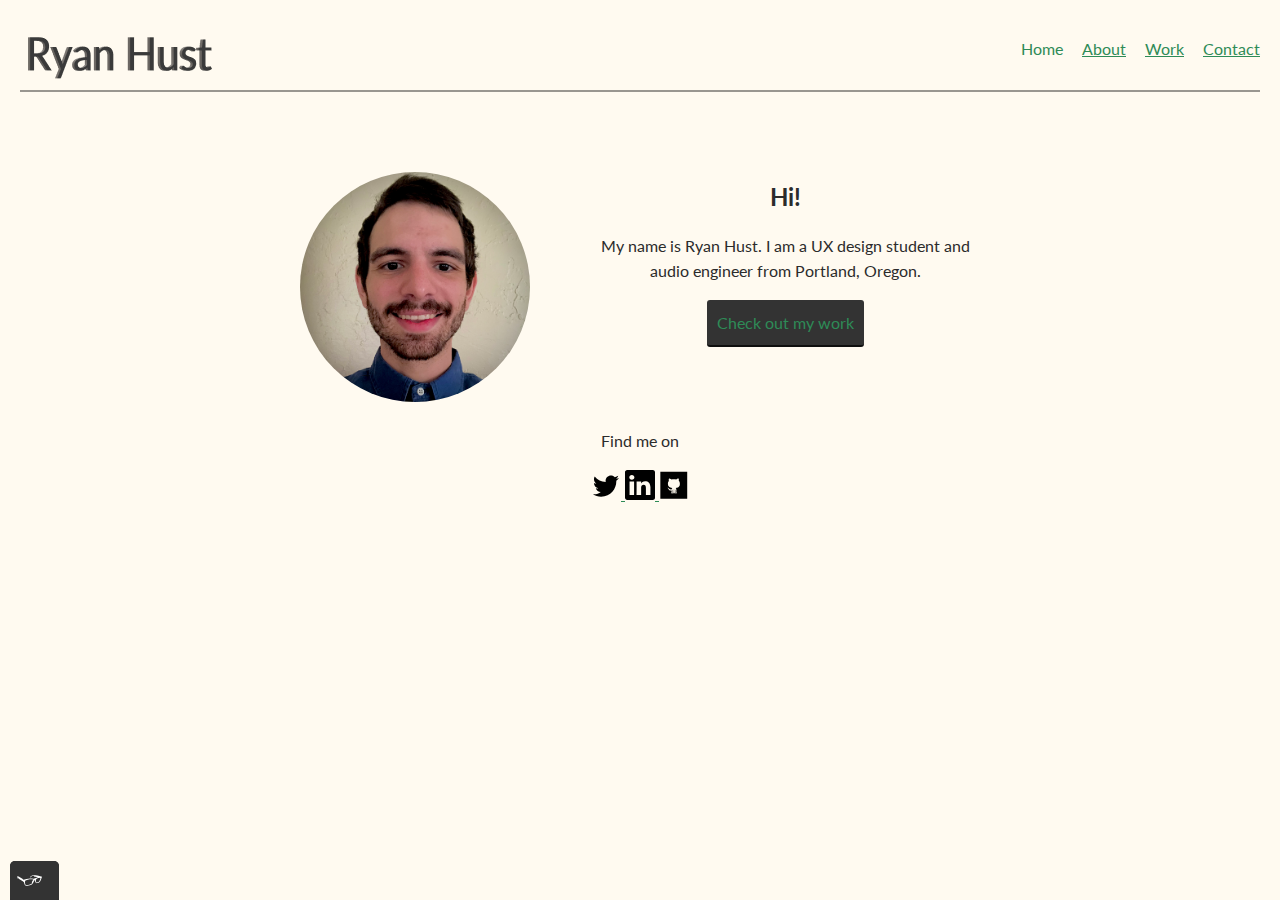
<file: index.html>
<!DOCTYPE html>
<html lang="en">
<head>
  <meta charset="utf-8">
  <meta name="viewport" content="width=device-width, initial-scale1">
  <title> Ryan Hust Portfolio Homepage </title>
  <link rel="shortcut icon" href="img/favicon_io/favicon.ico">
  <link rel="stylesheet" type="text/css" href="css/normalize.css">
  <link href="https://fonts.googleapis.com/css2?family=Lato:400,700" rel="stylesheet">
  <link rel="stylesheet" type="text/css" href="css/styles.production.css">
</head>
<body>
  <header class="page-header"> <!-- this is a navigation menu with a personal logo  -->
   <img src="img/headerlogo200x70.png" alt="logo with Ryan Husts full name" class="page-header__item">
    <nav class="main-navigation page-header__item">
     <ul role="menubar" class="navigation-list">
       <li role="presentation">
        <a href="index.html" role="menuitem" class="navigation-list__item navigation-list__item--active">Home</a>
       </li>
       <li role="presentation">
        <a href="about.html" role="menuitem" class="navigation-list__item">About</a>
       </li>
       <li role="presentation">
         <a href="work.html" role="menuitem" class="navigation-list__item">Work</a>
       </li>
       <li role="presentation">
        <a href="contact.html" role="menuitem" class="navigation-list__item">Contact</a>
      </li>
     </ul>
    </nav>
  </header>
   <div class="profile">
    <div>
     <img src="img/RyanHustHeadshot.jpg" class="profile__portrait" alt="Personal photo of Ryan Hust">
   </div>
   <div class="profile__text">
    <h1>Hi!</h1>
     <p> My name is Ryan Hust. I am a UX design student and audio engineer from Portland, Oregon. </p>
    <a href="#" class="button" download>Check out my work</a>
  </div>
   </div>
  <footer class="page-footer">
   <p> Find me on </p>
    <div class="social-media">
     <!--github logo -->
     <a href="https://www.twitter.com"> <img src="img/iconfinder_03-twitter_104501.svg" alt="Github">
     </a>
     <!-- linkedin logo -->
     <a href="https://www.linkedin.com"> <img src="img/iconfinder_linkedin-logo-1_1269935.svg" alt="Linkedin">
     </a>
     <!-- twitter logo -->
     <a href="https://www.github.com"> <img src="img/iconfinder_github_square_black_107109.svg" alt="Twitter">
     </a>
  </div>
  </footer>
  <script src="js/tota11y.min.js"></script>
</body>
</html>
</file>
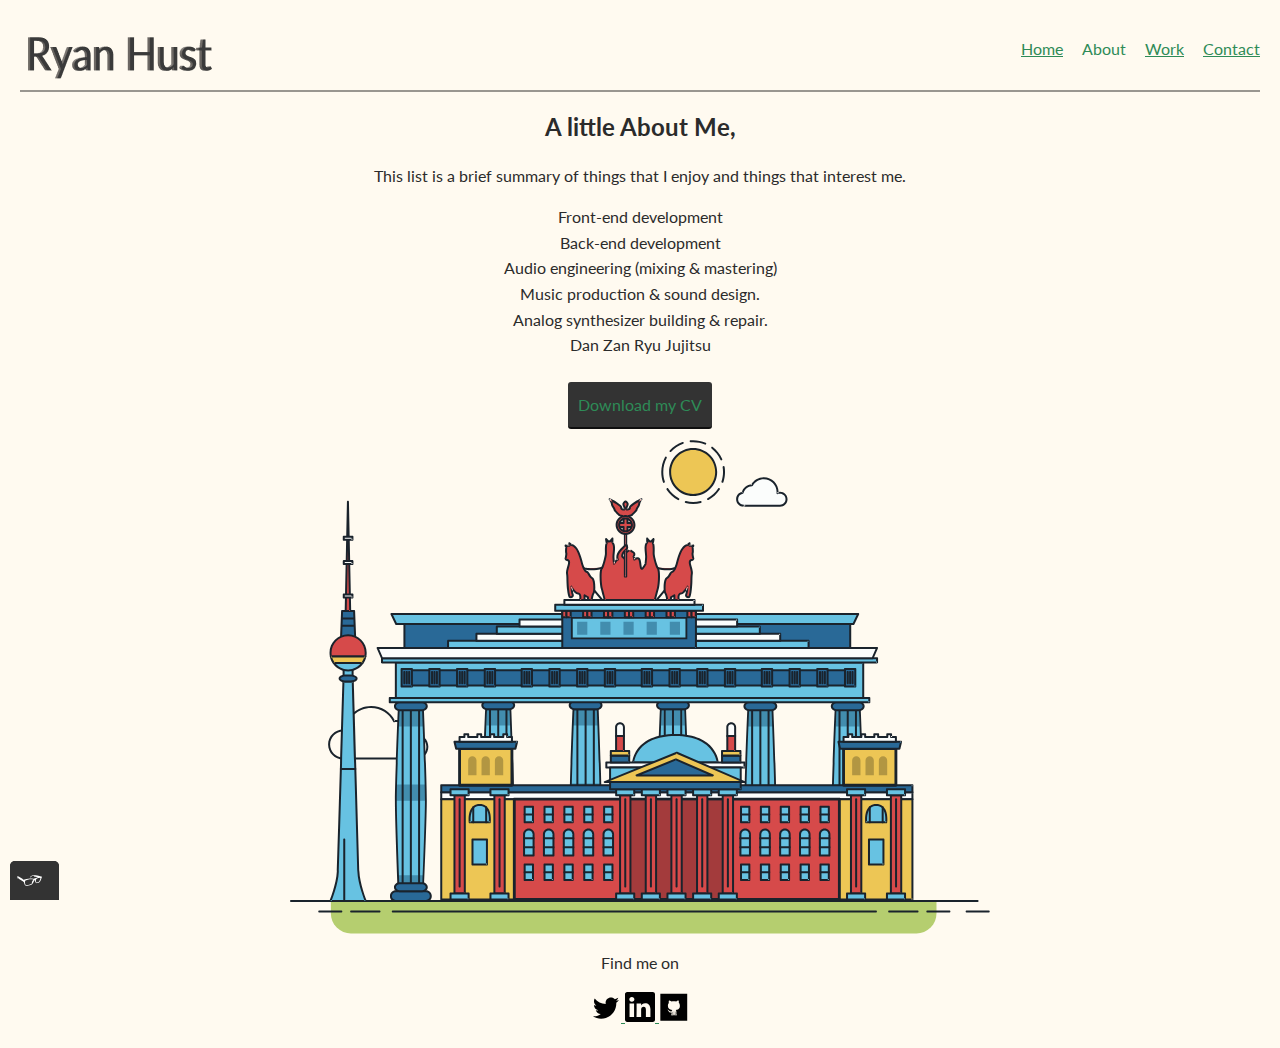
<file: about.html>
<!DOCTYPE html>
<html lang="en">
<head>
  <meta charset="utf-8">
  <meta name="viewport" content="width=device-width, initial-scale=1">
  <title> Ryan Hust Personal Info </title>
  <link rel="shortcut icon" href="img/favicon_io/favicon.ico">
  <link rel="stylesheet" type="text/css" href="css/normalize.css">
  <link href="https://fonts.googleapis.com/css2?family=Lato:400,700" rel="stylesheet">
  <link rel="stylesheet" type="text/css" href="css/styles.production.css">
</head>
<body>
  <header class="page-header"> <!-- this is a menu with a logo placeholder img -->
   <img src="img/headerlogo200x70.png" alt="logo with Ryan Husts full name" class="page-header__item">
    <nav class="main-navigation page-header__item">
     <ul role="menubar" class="navigation-list">
       <li role="presentation">
        <a href="index.html" role="menuitem" class="navigation-list__item">Home</a>
       </li>
       <li role="presentation">
        <a href="about.html" role="menuitem" class="navigation-list__item navigation-list__item--active">About</a>
       </li>
       <li role="presentation">
         <a href="work.html" role="menuitem" class="navigation-list__item">Work</a>
       </li>
       <li role="presentation">
        <a href="contact.html" role="menuitem" class="navigation-list__item">Contact</a>
      </li>
     </ul>
    </nav>
  </header>
  <!-- brief history of relevant experience laid out in table format -->
  <div>
    <h1> A little About Me, </h1>
    <p> This list is a brief summary of things that I enjoy and things that interest me. </p>
    <ul class="bio-list">
      <li class="bio-list__item"> Front-end development </li>
      <li class="bio-list__item"> Back-end development </li>
      <li class="bio-list__item"> Audio engineering (mixing & mastering) </li>
      <li class="bio-list__item"> Music production & sound design. </li>
      <li class="bio-list__item"> Analog synthesizer building & repair. </li>
      <li class="bio-list__item"> Dan Zan Ryu Jujitsu </li>
    </ul>
  <div class="cvbutton">
    <a href="#" class="button" download>Download my CV</a>
  </div>
</div>
<div>
   <svg xmlns="http://www.w3.org/2000/svg" class="berlin-illustration" height="505" viewBox="0 0 700 505" xmlns:xlink="http://www.w3.org/1999/xlink">
         <defs>
             <polygon id="a" points=".06 231.917 .06 .929 688.717 .929 688.717 231.917" />
         </defs>
         <g fill="none" fill-rule="evenodd">
           <g transform="translate(0 241)" class="cloud-front">
           <path fill="#1A232C" d="M87.602,29 L87.602,28 C87.326,28.001 87.103,28.024 86.927,28.033 L86.979,29.031 L87.947,28.78 C85.741,20.282 78.041,14.002 68.852,14 C67.858,14 66.904,14.096 65.98,14.231 L66.125,15.22 L67.019,14.772 C62.626,6.015 53.567,0.001 43.102,0 C29.041,0.002 17.524,10.848 16.443,24.632 L17.44,24.71 L17.606,23.724 C16.803,23.589 15.969,23.5 15.102,23.5 C6.817,23.501 0.102,30.215 0.102,38.5 C0.102,46.785 6.817,53.499 15.102,53.5 L87.602,53.5 C94.644,53.499 100.351,47.792 100.352,40.75 C100.351,33.708 94.644,28.001 87.602,28 L87.602,30 C90.573,30 93.254,31.202 95.203,33.149 C97.15,35.097 98.351,37.778 98.352,40.75 C98.351,43.722 97.15,46.403 95.203,48.351 C93.254,50.298 90.573,51.5 87.602,51.5 L15.102,51.5 C11.509,51.5 8.265,50.046 5.909,47.692 C3.555,45.337 2.102,42.093 2.102,38.5 C2.102,34.907 3.555,31.663 5.909,29.308 C8.265,26.954 11.509,25.5 15.102,25.5 C15.831,25.5 16.553,25.575 17.273,25.697 C17.551,25.743 17.832,25.672 18.055,25.499 C18.277,25.325 18.414,25.07 18.436,24.789 C19.436,12.04 30.094,1.998 43.102,2 C52.786,1.999 61.163,7.564 65.231,15.669 C65.425,16.055 65.842,16.272 66.27,16.21 C67.132,16.084 67.988,16 68.852,16 C77.108,15.998 84.027,21.647 86.011,29.283 C86.13,29.741 86.557,30.054 87.031,30.03 C87.27,30.017 87.457,29.999 87.602,30 L87.602,29"
               transform="translate(38 36)" />
             </g>
             <path fill="#B5CE6F" d="M646.484,484.382 C646.484,489.501 644.531,494.62 640.627,498.525 C636.722,502.43 631.603,504.382 626.484,504.382 L60.873,504.382 C55.754,504.382 50.636,502.43 46.731,498.525 C42.826,494.62 40.873,489.501 40.873,484.382 L40.873,471.917 L646.484,471.917 L646.484,484.382"
             />
             <polyline fill="#67C2E2" points="334.824 185.029 101.449 185.029 106.209 195.08 563.438 195.08 568.2 185.029 334.824 185.029" />
             <path fill="#1A232C" d="M334.824,185.029 L334.824,184.029 L101.449,184.029 C101.104,184.029 100.788,184.203 100.604,184.494 C100.42,184.785 100.398,185.146 100.545,185.457 L105.306,195.508 C105.471,195.856 105.824,196.079 106.209,196.079 L563.438,196.079 C563.824,196.079 564.177,195.856 564.342,195.508 L569.104,185.457 C569.251,185.146 569.229,184.785 569.045,184.494 C568.861,184.203 568.544,184.029 568.2,184.029 L334.824,184.029 L334.824,186.029 L566.62,186.029 L562.806,194.08 L106.842,194.08 L103.029,186.029 L334.824,186.029 L334.824,185.029"
             />
             <polygon fill="#296997" points="114.416 218.974 560.222 218.974 560.222 195.08 114.416 195.08" />
             <path fill="#1A232C" d="M560.222,218.974 L560.222,217.974 L115.416,217.974 L115.416,196.079 L559.222,196.079 L559.222,218.974 L560.222,218.974 L560.222,217.974 L560.222,218.974 L561.222,218.974 L561.222,195.08 C561.222,194.816 561.115,194.559 560.929,194.372 C560.742,194.186 560.485,194.08 560.222,194.08 L114.416,194.08 C114.152,194.08 113.895,194.186 113.708,194.372 C113.522,194.559 113.416,194.816 113.416,195.08 L113.416,218.974 C113.416,219.237 113.522,219.495 113.708,219.681 C113.895,219.867 114.152,219.974 114.416,219.974 L560.222,219.974 C560.485,219.974 560.742,219.867 560.929,219.681 C561.115,219.495 561.222,219.237 561.222,218.974 L560.222,218.974"
             />
             <polygon fill="#67C2E2" points="105.85 269.08 573.225 269.08 573.225 233.398 105.85 233.398" />
             <path fill="#1A232C" d="M573.225,233.398 L573.225,232.398 L105.85,232.398 C105.587,232.398 105.329,232.505 105.143,232.691 C104.957,232.877 104.85,233.134 104.85,233.398 L104.85,269.08 C104.85,269.344 104.957,269.601 105.143,269.788 C105.329,269.974 105.587,270.08 105.85,270.08 L573.225,270.08 C573.488,270.08 573.745,269.974 573.932,269.788 C574.118,269.601 574.225,269.344 574.225,269.08 L574.225,233.398 C574.225,233.134 574.118,232.877 573.932,232.691 C573.745,232.505 573.488,232.398 573.225,232.398 L573.225,233.398 L572.225,233.398 L572.225,268.08 L106.85,268.08 L106.85,234.398 L573.225,234.398 L573.225,233.398 L572.225,233.398 L573.225,233.398"
             />
             <polygon fill="#296997" points="116.751 256.508 562.557 256.508 562.557 241.243 116.751 241.243" />
             <path fill="#1A232C" d="M562.557,256.508 L562.557,255.508 L117.75,255.508 L117.75,242.243 L561.557,242.243 L561.557,256.508 L562.557,256.508 L562.557,255.508 L562.557,256.508 L563.557,256.508 L563.557,241.243 C563.557,240.979 563.45,240.722 563.264,240.535 C563.078,240.349 562.82,240.243 562.557,240.243 L116.75,240.243 C116.487,240.243 116.23,240.349 116.043,240.535 C115.857,240.722 115.751,240.979 115.751,241.243 L115.751,256.508 C115.751,256.771 115.857,257.029 116.043,257.215 C116.23,257.401 116.487,257.508 116.751,257.508 L562.557,257.508 C562.82,257.508 563.077,257.401 563.264,257.215 C563.45,257.029 563.557,256.771 563.557,256.508 L562.557,256.508"
             />
             <polygon fill="#67C2E2" points="158.07 218.974 518.563 218.974 518.563 211.858 158.07 211.858" />
             <path fill="#1A232C" d="M518.563,211.858 L518.563,210.858 L158.07,210.858 C157.807,210.858 157.549,210.964 157.363,211.151 C157.177,211.337 157.07,211.594 157.07,211.858 L157.07,218.974 C157.07,219.237 157.177,219.495 157.363,219.681 C157.549,219.867 157.807,219.974 158.07,219.974 L518.563,219.974 C518.826,219.974 519.083,219.867 519.27,219.681 C519.456,219.495 519.562,219.237 519.562,218.974 L519.562,211.858 C519.562,211.594 519.456,211.337 519.27,211.151 C519.083,210.964 518.826,210.858 518.563,210.858 L518.563,211.858 L517.563,211.858 L517.563,217.974 L159.07,217.974 L159.07,212.858 L518.563,212.858 L518.563,211.858 L517.563,211.858 L518.563,211.858"
             />
             <polygon fill="#FBFDFC" points="186.438 211.858 490.194 211.858 490.194 204.741 186.438 204.741" />
             <path fill="#1A232C" d="M490.194,204.741 L490.194,203.741 L186.438,203.741 C186.175,203.741 185.917,203.848 185.731,204.034 C185.545,204.221 185.438,204.478 185.438,204.741 L185.438,211.858 C185.438,212.121 185.545,212.379 185.731,212.565 C185.917,212.751 186.175,212.858 186.438,212.858 L490.194,212.858 C490.458,212.858 490.715,212.751 490.902,212.565 C491.088,212.379 491.194,212.121 491.194,211.858 L491.194,204.741 C491.194,204.478 491.088,204.221 490.902,204.034 C490.715,203.848 490.458,203.741 490.194,203.741 L490.194,204.741 L489.194,204.741 L489.194,210.858 L187.438,210.858 L187.438,205.741 L490.194,205.741 L490.194,204.741 L489.194,204.741 L490.194,204.741"
             />
             <polygon fill="#67C2E2" points="206.805 204.741 469.828 204.741 469.828 197.624 206.805 197.624" />
             <path fill="#1A232C" d="M469.828,197.624 L469.828,196.624 L206.805,196.624 C206.541,196.624 206.284,196.731 206.098,196.917 C205.911,197.103 205.805,197.361 205.805,197.624 L205.805,204.741 C205.805,205.005 205.911,205.262 206.098,205.449 C206.284,205.635 206.541,205.741 206.805,205.741 L469.828,205.741 C470.091,205.741 470.349,205.635 470.535,205.449 C470.722,205.262 470.828,205.005 470.828,204.741 L470.828,197.624 C470.828,197.361 470.722,197.103 470.535,196.917 C470.349,196.731 470.091,196.624 469.828,196.624 L469.828,197.624 L468.828,197.624 L468.828,203.741 L207.805,203.741 L207.805,198.624 L469.828,198.624 L469.828,197.624 L468.828,197.624 L469.828,197.624"
             />
             <polygon fill="#FBFDFC" points="229.521 197.624 447.111 197.624 447.111 190.509 229.521 190.509" />
             <path fill="#1A232C" d="M447.111,190.509 L447.111,189.509 L229.521,189.509 C229.258,189.509 229,189.616 228.814,189.802 C228.628,189.988 228.521,190.246 228.521,190.509 L228.521,197.624 C228.521,197.888 228.628,198.145 228.814,198.332 C229,198.518 229.258,198.624 229.521,198.624 L447.111,198.624 C447.375,198.624 447.632,198.518 447.818,198.332 C448.005,198.145 448.111,197.888 448.111,197.624 L448.111,190.509 C448.111,190.246 448.005,189.988 447.818,189.802 C447.632,189.616 447.375,189.509 447.111,189.509 L447.111,190.509 L446.111,190.509 L446.111,196.624 L230.521,196.624 L230.521,191.509 L447.111,191.509 L447.111,190.509 L446.111,190.509 L447.111,190.509"
             />
             <path fill="#67C2E2" d="M135.607,355.447 C135.163,337.766 134.264,313.326 133.648,297.387 C133.274,287.721 133.004,281.18 133.004,281.18 L108.722,281.18 C108.722,281.18 108.452,287.721 108.079,297.387 C107.462,313.326 106.563,337.766 106.119,355.447 C105.953,362.059 105.85,367.732 105.85,371.653 L105.85,371.654 C105.85,386.117 107.243,424.332 108.089,446.189 C108.457,455.706 108.722,462.126 108.722,462.126 L133.004,462.126 C133.004,462.126 133.269,455.706 133.637,446.189 C134.482,424.332 135.876,386.117 135.876,371.654 L135.876,371.653 C135.876,367.732 135.773,362.059 135.607,355.447"
             />
             <path fill="#428DAE" d="M133.648 297.387L108.079 297.387C108.452 287.721 108.722 281.18 108.722 281.18L133.004 281.18C133.004 281.18 133.274 287.721 133.648 297.387M135.876 371.654L105.85 371.654 105.85 371.653C105.85 367.732 105.953 362.059 106.119 355.447L135.607 355.447C135.773 362.059 135.876 367.732 135.876 371.653L135.876 371.654M133.004 462.126L108.722 462.126C108.722 462.126 108.457 455.706 108.089 446.189L133.637 446.189C133.269 455.706 133.004 462.126 133.004 462.126"
             />
             <path fill="#1A232C" d="M109.612,461.199 L132.114,461.199 C132.447,453.007 134.949,390.886 134.949,371.653 C134.949,352.42 132.447,290.299 132.114,282.108 L109.612,282.108 C109.279,290.299 106.778,352.42 106.778,371.653 C106.778,390.886 109.279,453.007 109.612,461.199 Z M133.895,463.054 L107.832,463.054 L107.794,462.164 C107.766,461.466 104.922,392.193 104.922,371.653 C104.922,351.114 107.766,281.839 107.794,281.142 L107.832,280.252 L133.895,280.252 L133.931,281.142 C133.96,281.839 136.804,351.114 136.804,371.653 C136.804,392.193 133.96,461.466 133.931,462.164 L133.895,463.054 L133.895,463.054 Z"
             />
             <path fill="#1A232C" d="M111.638 281.18L111.638 462.126C111.638 462.679 112.086 463.126 112.638 463.126 113.19 463.126 113.638 462.679 113.638 462.126L113.638 281.18C113.638 280.628 113.19 280.18 112.638 280.18 112.086 280.18 111.638 280.628 111.638 281.18M119.863 281.18L119.863 462.126C119.863 462.679 120.311 463.126 120.863 463.126 121.416 463.126 121.863 462.679 121.863 462.126L121.863 281.18C121.863 280.628 121.416 280.18 120.863 280.18 120.311 280.18 119.863 280.628 119.863 281.18M128.088 281.18L128.088 462.126C128.088 462.679 128.536 463.126 129.088 463.126 129.64 463.126 130.088 462.679 130.088 462.126L130.088 281.18C130.088 280.628 129.64 280.18 129.088 280.18 128.536 280.18 128.088 280.628 128.088 281.18"
             />
             <path fill="#296997" d="M136.79,277.265 C136.79,279.418 134.675,281.18 132.09,281.18 L109.636,281.18 C107.051,281.18 104.936,279.418 104.936,277.265 C104.936,275.111 107.051,273.349 109.636,273.349 L132.09,273.349 C134.675,273.349 136.79,275.111 136.79,277.265"
             />
             <path fill="#1A232C" d="M136.79,277.265 L135.79,277.265 C135.789,278.005 135.433,278.704 134.769,279.262 C134.109,279.814 133.155,280.181 132.09,280.18 L109.636,280.18 C108.571,280.181 107.617,279.814 106.956,279.262 C106.293,278.704 105.936,278.005 105.936,277.265 C105.936,276.524 106.293,275.825 106.957,275.267 C107.617,274.715 108.571,274.348 109.636,274.349 L132.09,274.349 C133.155,274.348 134.109,274.716 134.769,275.267 C135.433,275.825 135.789,276.524 135.79,277.265 L137.79,277.265 C137.791,275.851 137.09,274.593 136.049,273.731 C135.006,272.863 133.61,272.35 132.09,272.349 L109.636,272.349 C108.116,272.35 106.72,272.863 105.676,273.731 C104.636,274.593 103.935,275.851 103.936,277.265 C103.935,278.678 104.636,279.937 105.677,280.798 C106.72,281.666 108.116,282.179 109.636,282.18 L132.09,282.18 C133.61,282.179 135.006,281.666 136.049,280.798 C137.09,279.937 137.791,278.678 137.79,277.265 L136.79,277.265"
             />
             <path fill="#296997" d="M140.775,467.217 C140.775,469.803 138.661,471.917 136.076,471.917 L105.65,471.917 C103.065,471.917 100.951,469.803 100.951,467.217 L100.951,466.825 C100.951,464.241 103.065,462.126 105.65,462.126 L136.076,462.126 C138.661,462.126 140.775,464.241 140.775,466.825 L140.775,467.217"
             />
             <path fill="#1A232C" d="M140.775,467.217 L139.775,467.217 C139.775,468.235 139.361,469.155 138.688,469.83 C138.013,470.503 137.093,470.917 136.076,470.917 L105.65,470.917 C104.633,470.917 103.713,470.504 103.038,469.83 C102.365,469.155 101.951,468.235 101.951,467.217 L101.951,466.825 C101.951,465.808 102.365,464.889 103.038,464.214 C103.713,463.54 104.633,463.127 105.65,463.126 L136.076,463.126 C137.093,463.127 138.013,463.54 138.688,464.214 C139.362,464.889 139.775,465.808 139.775,466.825 L139.775,467.217 L141.775,467.217 L141.775,466.825 C141.772,463.684 139.217,461.13 136.076,461.126 L105.65,461.126 C102.509,461.13 99.955,463.684 99.951,466.825 L99.951,467.217 C99.954,470.36 102.509,472.914 105.65,472.917 L136.076,472.917 C139.217,472.914 141.772,470.36 141.775,467.217 L140.775,467.217"
             />
             <path fill="#296997" d="M136.79,458.208 C136.79,460.363 134.675,462.126 132.09,462.126 L109.636,462.126 C107.051,462.126 104.936,460.363 104.936,458.208 C104.936,456.057 107.051,454.292 109.636,454.292 L132.09,454.292 C134.675,454.292 136.79,456.057 136.79,458.208"
             />
             <path fill="#1A232C" d="M136.79,458.208 L135.79,458.208 C135.789,458.949 135.432,459.649 134.769,460.207 C134.108,460.76 133.154,461.128 132.09,461.126 L109.636,461.126 C108.572,461.128 107.617,460.76 106.957,460.207 C106.293,459.649 105.936,458.949 105.936,458.208 C105.936,457.47 106.293,456.77 106.957,456.212 C107.617,455.659 108.572,455.291 109.636,455.292 L132.09,455.292 C133.154,455.291 134.108,455.659 134.769,456.212 C135.433,456.77 135.789,457.47 135.79,458.208 L137.79,458.208 C137.791,456.796 137.09,455.538 136.05,454.675 C135.006,453.808 133.61,453.294 132.09,453.292 L109.636,453.292 C108.115,453.294 106.719,453.808 105.676,454.675 C104.636,455.538 103.935,456.796 103.936,458.208 C103.935,459.622 104.636,460.881 105.676,461.743 C106.72,462.611 108.116,463.125 109.636,463.126 L132.09,463.126 C133.61,463.125 135.006,462.611 136.05,461.743 C137.09,460.881 137.791,459.622 137.79,458.208 L136.79,458.208"
             />
             <path fill="#67C2E2" d="M572.471,355.447 C572.025,337.766 571.126,313.326 570.51,297.387 C570.137,287.721 569.867,281.18 569.867,281.18 L545.585,281.18 C545.585,281.18 545.315,287.721 544.942,297.387 C544.326,313.326 543.427,337.766 542.981,355.447 C542.815,362.059 542.713,367.732 542.713,371.653 L542.713,371.654 C542.713,386.117 544.107,424.332 544.952,446.189 C545.32,455.706 545.585,462.126 545.585,462.126 L569.867,462.126 C569.867,462.126 570.132,455.706 570.499,446.189 C571.346,424.332 572.739,386.117 572.739,371.654 L572.739,371.653 C572.739,367.732 572.637,362.059 572.471,355.447"
             />
             <path fill="#428DAE" d="M569.582 297.387L566.951 297.387 566.951 282.108 568.977 282.108C569.063 284.206 569.29 289.841 569.582 297.387M564.951 297.387L545.871 297.387C546.162 289.841 546.39 284.206 546.476 282.108L564.951 282.108 564.951 297.387M571.8 369.187L566.951 369.187 566.951 356.265 571.562 356.265C571.685 361.272 571.771 365.701 571.8 369.187M564.951 369.187L543.653 369.187C543.684 365.512 543.777 360.79 543.912 355.447L553.551 355.447 553.551 356.265 564.951 356.265 564.951 369.187"
             />
             <path fill="#1A232C" d="M546.476,461.199 L568.977,461.199 C569.31,453.007 571.812,390.886 571.812,371.653 C571.812,352.42 569.31,290.299 568.977,282.108 L546.476,282.108 C546.142,290.299 543.642,352.42 543.642,371.653 C543.642,390.886 546.142,453.007 546.476,461.199 M570.758,463.054 L544.694,463.054 L544.658,462.164 C544.629,461.466 541.785,392.193 541.785,371.653 C541.785,351.114 544.629,281.839 544.658,281.142 L544.694,280.252 L570.758,280.252 L570.795,281.142 C570.823,281.839 573.667,351.114 573.667,371.653 C573.667,392.193 570.823,461.466 570.795,462.164 L570.758,463.054"
             />
             <path fill="#1A232C" d="M548.501 281.18L548.501 462.126C548.501 462.679 548.949 463.126 549.501 463.126 550.053 463.126 550.501 462.679 550.501 462.126L550.501 281.18C550.501 280.628 550.053 280.18 549.501 280.18 548.949 280.18 548.501 280.628 548.501 281.18M556.727 281.18L556.727 462.126C556.727 462.679 557.174 463.126 557.727 463.126 558.279 463.126 558.727 462.679 558.727 462.126L558.727 281.18C558.727 280.628 558.279 280.18 557.727 280.18 557.174 280.18 556.727 280.628 556.727 281.18M564.951 281.18L564.951 462.126C564.951 462.679 565.399 463.126 565.951 463.126 566.503 463.126 566.951 462.679 566.951 462.126L566.951 281.18C566.951 280.628 566.503 280.18 565.951 280.18 565.399 280.18 564.951 280.628 564.951 281.18"
             />
             <path fill="#296997" d="M573.653,277.265 C573.653,279.418 571.537,281.18 568.953,281.18 L546.499,281.18 C543.915,281.18 541.799,279.418 541.799,277.265 C541.799,275.111 543.915,273.349 546.499,273.349 L568.953,273.349 C571.537,273.349 573.653,275.111 573.653,277.265"
             />
             <path fill="#1A232C" d="M573.653,277.265 L572.653,277.265 C572.653,278.005 572.296,278.704 571.632,279.262 C570.972,279.814 570.017,280.181 568.953,280.18 L546.499,280.18 C545.435,280.181 544.48,279.814 543.82,279.262 C543.156,278.704 542.8,278.005 542.799,277.265 C542.8,276.525 543.156,275.825 543.82,275.267 C544.481,274.715 545.435,274.348 546.499,274.349 L568.953,274.349 C570.017,274.348 570.972,274.715 571.632,275.267 C572.296,275.825 572.653,276.525 572.653,277.265 L574.653,277.265 C574.654,275.851 573.953,274.593 572.912,273.731 C571.869,272.863 570.473,272.35 568.953,272.349 L546.499,272.349 C544.979,272.35 543.583,272.863 542.54,273.731 C541.499,274.593 540.798,275.851 540.799,277.265 C540.798,278.679 541.499,279.937 542.54,280.798 C543.583,281.666 544.979,282.179 546.499,282.18 L568.953,282.18 C570.473,282.179 571.869,281.666 572.912,280.798 C573.953,279.937 574.654,278.679 574.653,277.265 L573.653,277.265"
             />
             <path fill="#296997" d="M577.639,467.217 C577.639,469.803 575.524,471.917 572.938,471.917 L542.514,471.917 C539.929,471.917 537.813,469.803 537.813,467.217 L537.813,466.825 C537.813,464.241 539.929,462.126 542.514,462.126 L572.938,462.126 C575.524,462.126 577.639,464.241 577.639,466.825 L577.639,467.217"
             />
             <path fill="#1A232C" d="M577.639,467.217 L576.639,467.217 C576.638,468.235 576.225,469.155 575.551,469.83 C574.876,470.503 573.956,470.917 572.938,470.917 L542.514,470.917 C541.497,470.917 540.576,470.503 539.901,469.83 C539.227,469.155 538.814,468.234 538.813,467.217 L538.813,466.825 C538.814,465.808 539.227,464.889 539.901,464.214 C540.576,463.54 541.497,463.127 542.514,463.126 L572.938,463.126 C573.956,463.127 574.876,463.54 575.551,464.214 C576.225,464.888 576.638,465.808 576.639,466.825 L576.639,467.217 L578.639,467.217 L578.639,466.825 C578.635,463.684 576.081,461.13 572.938,461.126 L542.514,461.126 C539.372,461.13 536.817,463.684 536.813,466.825 L536.813,467.217 C536.817,470.36 539.372,472.914 542.514,472.917 L572.938,472.917 C576.081,472.914 578.635,470.359 578.639,467.217 L577.639,467.217"
             />
             <path fill="#296997" d="M573.653,458.208 C573.653,460.363 571.537,462.126 568.953,462.126 L546.499,462.126 C543.915,462.126 541.799,460.363 541.799,458.208 C541.799,456.057 543.915,454.292 546.499,454.292 L568.953,454.292 C571.537,454.292 573.653,456.057 573.653,458.208"
             />
             <path fill="#1A232C" d="M573.653,458.208 L572.653,458.208 C572.653,458.949 572.296,459.649 571.632,460.207 C570.971,460.76 570.017,461.128 568.953,461.126 L546.499,461.126 C545.435,461.128 544.481,460.76 543.82,460.207 C543.157,459.649 542.799,458.949 542.799,458.208 C542.799,457.47 543.156,456.77 543.82,456.212 C544.481,455.659 545.435,455.291 546.499,455.292 L568.953,455.292 C570.017,455.291 570.971,455.659 571.632,456.212 C572.296,456.77 572.653,457.47 572.653,458.208 L574.653,458.208 C574.654,456.796 573.953,455.538 572.912,454.675 C571.869,453.808 570.473,453.294 568.953,453.292 L546.499,453.292 C544.979,453.294 543.583,453.808 542.54,454.675 C541.499,455.538 540.798,456.796 540.799,458.208 C540.798,459.622 541.499,460.881 542.54,461.743 C543.583,462.611 544.979,463.125 546.499,463.126 L568.953,463.126 C570.473,463.125 571.869,462.611 572.912,461.743 C573.953,460.881 574.654,459.622 574.653,458.208 L573.653,458.208"
             />
             <path fill="#67C2E2" d="M485.098,355.447 C484.654,337.766 483.753,313.326 483.137,297.387 C482.764,287.721 482.494,281.18 482.494,281.18 L458.213,281.18 C458.213,281.18 457.942,287.721 457.569,297.387 C456.953,313.326 456.055,337.766 455.608,355.447 C455.443,362.059 455.34,367.732 455.34,371.653 L455.34,371.654 C455.34,386.117 456.733,424.332 457.58,446.189 C457.948,455.706 458.213,462.126 458.213,462.126 L482.494,462.126 C482.494,462.126 482.759,455.706 483.126,446.189 C483.973,424.332 485.366,386.117 485.366,371.654 L485.366,371.653 C485.366,367.732 485.265,362.059 485.098,355.447"
             />
             <path fill="#428DAE" d="M483.137 297.387L457.569 297.387C457.942 287.721 458.213 281.18 458.213 281.18L482.494 281.18C482.494 281.18 482.764 287.721 483.137 297.387M485.355 369.187L455.351 369.187C455.382 365.502 455.475 360.78 455.608 355.447L485.098 355.447C485.232 360.78 485.325 365.502 485.355 369.187"
             />
             <path fill="#1A232C" d="M459.103,461.199 L481.605,461.199 C481.938,453.007 484.439,390.886 484.439,371.653 C484.439,352.42 481.938,290.299 481.605,282.108 L459.103,282.108 C458.769,290.299 456.268,352.42 456.268,371.653 C456.268,390.886 458.769,453.007 459.103,461.199 Z M483.386,463.054 L457.321,463.054 L457.285,462.164 C457.256,461.466 454.412,392.193 454.412,371.653 C454.412,351.114 457.256,281.839 457.285,281.142 L457.321,280.252 L483.386,280.252 L483.422,281.142 C483.45,281.839 486.294,351.114 486.294,371.653 C486.294,392.193 483.45,461.466 483.422,462.164 L483.386,463.054 L483.386,463.054 Z"
             />
             <path fill="#1A232C" d="M461.128 281.18L461.128 462.126C461.128 462.679 461.576 463.126 462.128 463.126 462.68 463.126 463.128 462.679 463.128 462.126L463.128 281.18C463.128 280.628 462.68 280.18 462.128 280.18 461.576 280.18 461.128 280.628 461.128 281.18M469.354 281.18L469.354 462.126C469.354 462.679 469.801 463.126 470.354 463.126 470.906 463.126 471.354 462.679 471.354 462.126L471.354 281.18C471.354 280.628 470.906 280.18 470.354 280.18 469.801 280.18 469.354 280.628 469.354 281.18M477.578 281.18L477.578 462.126C477.578 462.679 478.026 463.126 478.578 463.126 479.13 463.126 479.578 462.679 479.578 462.126L479.578 281.18C479.578 280.628 479.13 280.18 478.578 280.18 478.026 280.18 477.578 280.628 477.578 281.18"
             />
             <path fill="#296997" d="M486.281,277.265 C486.281,279.418 484.164,281.18 481.58,281.18 L459.126,281.18 C456.542,281.18 454.426,279.418 454.426,277.265 C454.426,275.111 456.542,273.349 459.126,273.349 L481.58,273.349 C484.164,273.349 486.281,275.111 486.281,277.265"
             />
             <path fill="#1A232C" d="M486.281,277.265 L485.281,277.265 C485.281,278.005 484.924,278.704 484.26,279.262 C483.599,279.814 482.644,280.181 481.58,280.18 L459.126,280.18 C458.062,280.181 457.107,279.814 456.447,279.262 C455.783,278.704 455.427,278.005 455.426,277.265 C455.427,276.525 455.783,275.825 456.447,275.267 C457.108,274.715 458.062,274.348 459.126,274.349 L481.58,274.349 C482.644,274.348 483.599,274.716 484.26,275.268 C484.924,275.825 485.281,276.525 485.281,277.265 L487.281,277.265 C487.282,275.851 486.58,274.593 485.54,273.731 C484.496,272.863 483.1,272.35 481.58,272.349 L459.126,272.349 C457.606,272.35 456.21,272.863 455.167,273.731 C454.126,274.593 453.425,275.851 453.426,277.265 C453.425,278.679 454.126,279.937 455.167,280.798 C456.21,281.666 457.606,282.179 459.126,282.18 L481.58,282.18 C483.1,282.179 484.496,281.666 485.54,280.799 C486.58,279.937 487.282,278.679 487.281,277.265 L486.281,277.265"
             />
             <path fill="#296997" d="M490.266,467.217 C490.266,469.803 488.151,471.917 485.565,471.917 L455.141,471.917 C452.556,471.917 450.44,469.803 450.44,467.217 L450.44,466.825 C450.44,464.241 452.556,462.126 455.141,462.126 L485.565,462.126 C488.151,462.126 490.266,464.241 490.266,466.825 L490.266,467.217"
             />
             <path fill="#1A232C" d="M490.266,467.217 L489.266,467.217 C489.265,468.235 488.852,469.155 488.178,469.83 C487.503,470.503 486.583,470.917 485.565,470.917 L455.141,470.917 C454.124,470.917 453.203,470.503 452.528,469.83 C451.854,469.155 451.441,468.234 451.44,467.217 L451.44,466.825 C451.441,465.808 451.854,464.889 452.528,464.214 C453.203,463.54 454.124,463.127 455.141,463.126 L485.565,463.126 C486.583,463.127 487.503,463.54 488.178,464.214 C488.852,464.888 489.265,465.808 489.266,466.825 L489.266,467.217 L491.266,467.217 L491.266,466.825 C491.262,463.684 488.708,461.13 485.565,461.126 L455.141,461.126 C451.999,461.13 449.444,463.684 449.44,466.825 L449.44,467.217 C449.444,470.36 451.999,472.914 455.141,472.917 L485.565,472.917 C488.708,472.914 491.262,470.359 491.266,467.217 L490.266,467.217"
             />
             <path fill="#296997" d="M486.281,458.208 C486.281,460.363 484.164,462.126 481.58,462.126 L459.126,462.126 C456.542,462.126 454.426,460.363 454.426,458.208 C454.426,456.057 456.542,454.292 459.126,454.292 L481.58,454.292 C484.164,454.292 486.281,456.057 486.281,458.208"
             />
             <path fill="#1A232C" d="M486.281,458.208 L485.281,458.208 C485.281,458.949 484.923,459.649 484.26,460.207 C483.599,460.76 482.644,461.128 481.58,461.126 L459.126,461.126 C458.062,461.128 457.108,460.76 456.447,460.207 C455.784,459.649 455.427,458.949 455.426,458.208 C455.426,457.47 455.783,456.77 456.447,456.212 C457.108,455.659 458.062,455.291 459.126,455.292 L481.58,455.292 C482.644,455.291 483.598,455.659 484.26,456.212 C484.924,456.77 485.281,457.47 485.281,458.208 L487.281,458.208 C487.282,456.795 486.58,455.538 485.54,454.675 C484.496,453.808 483.1,453.294 481.58,453.292 L459.126,453.292 C457.606,453.294 456.21,453.808 455.167,454.675 C454.126,455.538 453.425,456.796 453.426,458.208 C453.425,459.622 454.126,460.881 455.167,461.743 C456.21,462.611 457.606,463.125 459.126,463.126 L481.58,463.126 C483.1,463.125 484.496,462.611 485.54,461.743 C486.581,460.881 487.282,459.622 487.281,458.208 L486.281,458.208"
             />
             <path fill="#67C2E2" d="M397.726,354.466 C397.28,336.787 396.381,312.346 395.765,296.407 C395.392,286.742 395.122,280.2 395.122,280.2 L370.84,280.2 C370.84,280.2 370.57,286.742 370.197,296.407 C369.581,312.346 368.682,336.787 368.236,354.466 C368.07,361.078 367.968,366.751 367.968,370.672 L367.968,370.673 C367.968,385.136 369.361,423.352 370.207,445.208 C370.575,454.726 370.84,461.146 370.84,461.146 L395.122,461.146 C395.122,461.146 395.386,454.726 395.754,445.208 C396.601,423.352 397.994,385.136 397.994,370.673 L397.994,370.672 C397.994,366.751 397.892,361.078 397.726,354.466"
             />
             <path fill="#428DAE" d="M394.837 296.407L392.206 296.407 392.206 281.127 394.233 281.127C394.318 283.225 394.545 288.861 394.837 296.407L394.837 296.407zM383.981 296.407L390.206 296.407 390.206 281.127 383.981 281.127 383.981 296.407zM375.756 296.407L381.98 296.407 381.98 281.127 375.756 281.127 375.756 296.407zM373.756 296.407L371.126 296.407C371.417 288.861 371.645 283.225 371.73 281.127L373.756 281.127 373.756 296.407 373.756 296.407zM397.062 369.187L392.206 369.187 392.206 354.466 396.796 354.466C396.943 360.298 397.041 365.389 397.062 369.187L397.062 369.187zM383.981 369.187L390.206 369.187 390.206 354.466 383.981 354.466 383.981 369.187zM375.756 369.187L381.98 369.187 381.98 354.466 375.756 354.466 375.756 369.187zM373.756 369.187L368.9 369.187C368.921 365.389 369.019 360.298 369.166 354.466L373.756 354.466 373.756 369.187 373.756 369.187z"
             />
             <path fill="#1A232C" d="M371.73,460.218 L394.233,460.218 C394.565,452.027 397.066,389.906 397.066,370.672 C397.066,351.44 394.565,289.319 394.233,281.127 L371.73,281.127 C371.397,289.319 368.895,351.44 368.895,370.672 C368.895,389.906 371.397,452.027 371.73,460.218 M396.013,462.074 L369.949,462.074 L369.912,461.184 C369.884,460.486 367.04,391.212 367.04,370.672 C367.04,350.133 369.884,280.859 369.912,280.162 L369.949,279.272 L396.013,279.272 L396.05,280.162 C396.078,280.859 398.922,350.133 398.922,370.672 C398.922,391.212 396.078,460.486 396.05,461.184 L396.013,462.074"
             />
             <path fill="#1A232C" d="M373.756 280.2L373.756 461.146C373.756 461.698 374.203 462.146 374.756 462.146 375.308 462.146 375.756 461.698 375.756 461.146L375.756 280.2C375.756 279.647 375.308 279.2 374.756 279.2 374.203 279.2 373.756 279.647 373.756 280.2M381.98 280.2L381.98 461.146C381.98 461.698 382.428 462.146 382.98 462.146 383.533 462.146 383.981 461.698 383.981 461.146L383.981 280.2C383.981 279.647 383.533 279.2 382.98 279.2 382.428 279.2 381.98 279.647 381.98 280.2M390.206 280.2L390.206 461.146C390.206 461.698 390.654 462.146 391.206 462.146 391.758 462.146 392.206 461.698 392.206 461.146L392.206 280.2C392.206 279.647 391.758 279.2 391.206 279.2 390.654 279.2 390.206 279.647 390.206 280.2"
             />
             <path fill="#296997" d="M398.908,276.285 C398.908,278.439 396.792,280.2 394.208,280.2 L371.754,280.2 C369.17,280.2 367.053,278.439 367.053,276.285 C367.053,274.13 369.17,272.369 371.754,272.369 L394.208,272.369 C396.792,272.369 398.908,274.13 398.908,276.285"
             />
             <path fill="#1A232C" d="M398.908,276.285 L397.908,276.285 C397.907,277.025 397.551,277.724 396.887,278.281 C396.227,278.833 395.272,279.201 394.208,279.2 L371.754,279.2 C370.69,279.201 369.735,278.833 369.074,278.281 C368.41,277.724 368.053,277.025 368.053,276.285 C368.053,275.544 368.41,274.845 369.074,274.287 C369.735,273.735 370.69,273.367 371.754,273.369 L394.208,273.369 C395.272,273.367 396.227,273.735 396.887,274.287 C397.551,274.844 397.907,275.544 397.908,276.285 L399.908,276.285 C399.909,274.871 399.208,273.612 398.167,272.75 C397.124,271.883 395.728,271.37 394.208,271.369 L371.754,271.369 C370.234,271.37 368.838,271.883 367.794,272.75 C366.754,273.612 366.052,274.871 366.053,276.285 C366.052,277.699 366.754,278.957 367.795,279.818 C368.838,280.686 370.234,281.198 371.754,281.2 L394.208,281.2 C395.728,281.198 397.123,280.686 398.167,279.818 C399.208,278.957 399.909,277.698 399.908,276.285 L398.908,276.285"
             />
             <path fill="#296997" d="M402.894,466.237 C402.894,468.823 400.779,470.937 398.193,470.937 L367.768,470.937 C365.183,470.937 363.068,468.823 363.068,466.237 L363.068,465.844 C363.068,463.26 365.183,461.146 367.768,461.146 L398.193,461.146 C400.779,461.146 402.894,463.26 402.894,465.844 L402.894,466.237"
             />
             <path fill="#1A232C" d="M402.894,466.237 L401.894,466.237 C401.893,467.254 401.48,468.174 400.806,468.849 C400.131,469.523 399.211,469.937 398.193,469.937 L367.768,469.937 C366.751,469.937 365.831,469.523 365.156,468.849 C364.482,468.174 364.069,467.254 364.068,466.237 L364.068,465.844 C364.069,464.828 364.482,463.908 365.156,463.233 C365.831,462.56 366.751,462.146 367.768,462.146 L398.193,462.146 C399.211,462.146 400.131,462.56 400.806,463.233 C401.48,463.908 401.893,464.828 401.894,465.844 L401.894,466.237 L403.894,466.237 L403.894,465.844 C403.89,462.703 401.336,460.15 398.193,460.146 L367.768,460.146 C364.626,460.15 362.072,462.703 362.068,465.844 L362.068,466.237 C362.072,469.379 364.626,471.933 367.768,471.937 L398.193,471.937 C401.336,471.933 403.89,469.379 403.894,466.237 L402.894,466.237"
             />
             <path fill="#296997" d="M398.908,457.228 C398.908,459.382 396.792,461.146 394.208,461.146 L371.754,461.146 C369.17,461.146 367.053,459.382 367.053,457.228 C367.053,455.077 369.17,453.312 371.754,453.312 L394.208,453.312 C396.792,453.312 398.908,455.077 398.908,457.228"
             />
             <path fill="#1A232C" d="M398.908,457.228 L397.908,457.228 C397.908,457.968 397.55,458.669 396.887,459.226 C396.226,459.779 395.272,460.147 394.208,460.146 L371.754,460.146 C370.69,460.147 369.736,459.779 369.074,459.226 C368.411,458.668 368.053,457.968 368.053,457.228 C368.053,456.489 368.41,455.789 369.074,455.231 C369.736,454.679 370.69,454.311 371.754,454.312 L394.208,454.312 C395.272,454.311 396.226,454.679 396.887,455.231 C397.551,455.789 397.908,456.489 397.908,457.228 L399.908,457.228 C399.909,455.815 399.208,454.557 398.167,453.695 C397.124,452.827 395.728,452.313 394.208,452.312 L371.754,452.312 C370.234,452.313 368.838,452.827 367.794,453.695 C366.754,454.557 366.052,455.815 366.053,457.228 C366.052,458.642 366.753,459.901 367.794,460.763 C368.838,461.631 370.234,462.145 371.754,462.146 L394.208,462.146 C395.728,462.145 397.124,461.631 398.167,460.763 C399.208,459.9 399.909,458.642 399.908,457.228 L398.908,457.228"
             />
             <path fill="#67C2E2" d="M310.353,354.466 C309.908,336.787 309.009,312.346 308.393,296.407 C308.019,286.742 307.75,280.2 307.75,280.2 L283.467,280.2 C283.467,280.2 283.198,286.742 282.824,296.407 C282.208,312.346 281.309,336.787 280.864,354.466 C280.698,361.078 280.596,366.751 280.596,370.672 L280.596,370.673 C280.596,385.136 281.989,423.352 282.834,445.208 C283.202,454.726 283.467,461.146 283.467,461.146 L307.75,461.146 C307.75,461.146 308.014,454.726 308.382,445.208 C309.228,423.352 310.622,385.136 310.622,370.673 L310.622,370.672 C310.622,366.751 310.518,361.078 310.353,354.466"
             />
             <path fill="#428DAE" d="M308.393 296.407L282.824 296.407C283.198 286.742 283.467 280.2 283.467 280.2L307.75 280.2C307.75 280.2 308.019 286.742 308.393 296.407M310.617 369.187L280.6 369.187C280.621 365.377 280.718 360.285 280.864 354.466L310.353 354.466C310.498 360.285 310.596 365.377 310.617 369.187"
             />
             <path fill="#1A232C" d="M284.357,460.218 L306.86,460.218 C307.193,452.027 309.694,389.906 309.694,370.672 C309.694,351.44 307.193,289.319 306.86,281.127 L284.357,281.127 C284.024,289.319 281.523,351.44 281.523,370.672 C281.523,389.906 284.024,452.027 284.357,460.218 Z M308.639,462.074 L282.576,462.074 L282.54,461.184 C282.511,460.486 279.668,391.212 279.668,370.672 C279.668,350.133 282.511,280.859 282.54,280.162 L282.576,279.272 L308.639,279.272 L308.677,280.162 C308.706,280.859 311.549,350.133 311.549,370.672 C311.549,391.212 308.706,460.486 308.677,461.184 L308.639,462.074 L308.639,462.074 Z"
             />
             <path fill="#1A232C" d="M286.383 280.2L286.383 461.146C286.383 461.698 286.831 462.146 287.383 462.146 287.936 462.146 288.383 461.698 288.383 461.146L288.383 280.2C288.383 279.647 287.936 279.2 287.383 279.2 286.831 279.2 286.383 279.647 286.383 280.2M294.608 280.2L294.608 461.146C294.608 461.698 295.056 462.146 295.608 462.146 296.161 462.146 296.608 461.698 296.608 461.146L296.608 280.2C296.608 279.647 296.161 279.2 295.608 279.2 295.056 279.2 294.608 279.647 294.608 280.2M302.834 280.2L302.834 461.146C302.834 461.698 303.281 462.146 303.834 462.146 304.386 462.146 304.834 461.698 304.834 461.146L304.834 280.2C304.834 279.647 304.386 279.2 303.834 279.2 303.281 279.2 302.834 279.647 302.834 280.2"
             />
             <path fill="#296997" d="M311.535,276.285 C311.535,278.439 309.42,280.2 306.836,280.2 L284.381,280.2 C281.797,280.2 279.681,278.439 279.681,276.285 C279.681,274.13 281.797,272.369 284.381,272.369 L306.836,272.369 C309.42,272.369 311.535,274.13 311.535,276.285"
             />
             <path fill="#1A232C" d="M311.535,276.285 L310.535,276.285 C310.534,277.025 310.177,277.724 309.514,278.282 C308.854,278.833 307.901,279.201 306.836,279.2 L284.381,279.2 C283.316,279.201 282.362,278.833 281.702,278.281 C281.038,277.724 280.681,277.025 280.681,276.285 C280.681,275.544 281.038,274.844 281.702,274.287 C282.362,273.735 283.317,273.367 284.381,273.369 L306.836,273.369 C307.9,273.367 308.854,273.735 309.514,274.287 C310.177,274.844 310.534,275.544 310.535,276.285 L312.535,276.285 C312.535,274.871 311.835,273.613 310.795,272.75 C309.751,271.883 308.356,271.37 306.836,271.369 L284.381,271.369 C282.861,271.37 281.465,271.883 280.422,272.75 C279.381,273.612 278.68,274.871 278.681,276.285 C278.68,277.698 279.381,278.957 280.422,279.818 C281.465,280.686 282.861,281.198 284.381,281.2 L306.836,281.2 C308.356,281.198 309.751,280.685 310.794,279.818 C311.835,278.956 312.535,277.698 312.535,276.285 L311.535,276.285"
             />
             <path fill="#296997" d="M315.522,466.237 C315.522,468.823 313.407,470.937 310.821,470.937 L280.396,470.937 C277.811,470.937 275.696,468.823 275.696,466.237 L275.696,465.844 C275.696,463.26 277.811,461.146 280.396,461.146 L310.821,461.146 C313.407,461.146 315.522,463.26 315.522,465.844 L315.522,466.237"
             />
             <path fill="#1A232C" d="M315.522,466.237 L314.522,466.237 C314.521,467.254 314.108,468.174 313.434,468.849 C312.759,469.523 311.838,469.937 310.821,469.937 L280.396,469.937 C279.379,469.937 278.458,469.523 277.783,468.849 C277.11,468.174 276.696,467.254 276.696,466.237 L276.696,465.844 C276.696,464.828 277.11,463.908 277.783,463.233 C278.458,462.56 279.379,462.146 280.396,462.146 L310.821,462.146 C311.838,462.146 312.759,462.56 313.434,463.233 C314.108,463.908 314.521,464.828 314.522,465.844 L314.522,466.237 L316.521,466.237 L316.521,465.844 C316.518,462.703 313.963,460.15 310.821,460.146 L280.396,460.146 C277.254,460.15 274.7,462.703 274.696,465.844 L274.696,466.237 C274.699,469.379 277.254,471.933 280.396,471.937 L310.821,471.937 C313.963,471.933 316.518,469.379 316.521,466.237 L315.522,466.237"
             />
             <path fill="#296997" d="M311.535,457.228 C311.535,459.382 309.42,461.146 306.836,461.146 L284.381,461.146 C281.797,461.146 279.681,459.382 279.681,457.228 C279.681,455.077 281.797,453.312 284.381,453.312 L306.836,453.312 C309.42,453.312 311.535,455.077 311.535,457.228"
             />
             <path fill="#1A232C" d="M311.535,457.228 L310.535,457.228 C310.534,457.969 310.177,458.669 309.514,459.227 C308.854,459.779 307.9,460.147 306.836,460.146 L284.381,460.146 C283.317,460.147 282.363,459.779 281.702,459.227 C281.038,458.669 280.681,457.968 280.681,457.228 C280.681,456.489 281.038,455.789 281.702,455.231 C282.363,454.679 283.317,454.311 284.381,454.312 L306.836,454.312 C307.9,454.311 308.854,454.679 309.514,455.231 C310.177,455.789 310.534,456.489 310.535,457.228 L312.535,457.228 C312.535,455.815 311.835,454.558 310.795,453.695 C309.752,452.827 308.356,452.313 306.836,452.312 L284.381,452.312 C282.861,452.313 281.465,452.827 280.422,453.695 C279.381,454.557 278.68,455.815 278.681,457.228 C278.68,458.642 279.381,459.9 280.422,460.763 C281.465,461.631 282.861,462.145 284.381,462.146 L306.836,462.146 C308.356,462.145 309.752,461.631 310.795,460.763 C311.835,459.9 312.535,458.641 312.535,457.228 L311.535,457.228"
             />
             <path fill="#67C2E2" d="M222.981,354.466 C222.535,336.787 221.636,312.346 221.02,296.407 C220.647,286.742 220.377,280.2 220.377,280.2 L196.094,280.2 C196.094,280.2 195.825,286.742 195.452,296.407 C194.835,312.346 193.936,336.787 193.491,354.466 C193.325,361.078 193.223,366.751 193.223,370.672 L193.223,370.673 C193.223,385.136 194.616,423.352 195.462,445.208 C195.83,454.726 196.094,461.146 196.094,461.146 L220.377,461.146 C220.377,461.146 220.642,454.726 221.009,445.208 C221.855,423.352 223.249,385.136 223.249,370.673 L223.249,370.672 C223.249,366.751 223.146,361.078 222.981,354.466"
             />
             <path fill="#428DAE" d="M220.091 296.407L209.236 296.407 209.236 281.127 219.487 281.127C219.573 283.225 219.8 288.861 220.091 296.407L220.091 296.407zM201.011 296.407L207.236 296.407 207.236 281.127 201.011 281.127 201.011 296.407zM199.011 296.407L196.381 296.407C196.672 288.861 196.899 283.225 196.985 281.127L199.011 281.127 199.011 296.407 199.011 296.407zM222.317 369.187L209.236 369.187 209.236 356.265 221.923 356.265 221.923 354.466 222.051 354.466C222.198 360.298 222.296 365.389 222.317 369.187L222.317 369.187zM201.011 369.187L207.236 369.187 207.236 356.265 201.011 356.265 201.011 369.187zM199.011 369.187L194.155 369.187C194.174 365.784 194.255 361.345 194.377 356.265L199.011 356.265 199.011 369.187 199.011 369.187z"
             />
             <path fill="#1A232C" d="M196.985,460.218 L219.487,460.218 C219.82,452.027 222.321,389.906 222.321,370.672 C222.321,351.44 219.82,289.319 219.487,281.127 L196.985,281.127 C196.651,289.319 194.151,351.44 194.151,370.672 C194.151,389.906 196.651,452.027 196.985,460.218 M221.267,462.074 L195.204,462.074 L195.167,461.184 C195.138,460.486 192.295,391.212 192.295,370.672 C192.295,350.133 195.138,280.859 195.167,280.162 L195.204,279.272 L221.267,279.272 L221.305,280.162 C221.334,280.859 224.177,350.133 224.177,370.672 C224.177,391.212 221.334,460.486 221.305,461.184 L221.267,462.074"
             />
             <path fill="#1A232C" d="M199.011 280.2L199.011 461.146C199.011 461.698 199.458 462.146 200.011 462.146 200.563 462.146 201.011 461.698 201.011 461.146L201.011 280.2C201.011 279.647 200.563 279.2 200.011 279.2 199.458 279.2 199.011 279.647 199.011 280.2M207.236 280.2L207.236 461.146C207.236 461.698 207.684 462.146 208.236 462.146 208.788 462.146 209.236 461.698 209.236 461.146L209.236 280.2C209.236 279.647 208.788 279.2 208.236 279.2 207.684 279.2 207.236 279.647 207.236 280.2M215.461 280.2L215.461 461.146C215.461 461.698 215.909 462.146 216.461 462.146 217.013 462.146 217.461 461.698 217.461 461.146L217.461 280.2C217.461 279.647 217.013 279.2 216.461 279.2 215.909 279.2 215.461 279.647 215.461 280.2"
             />
             <path fill="#296997" d="M224.162,276.285 C224.162,278.439 222.047,280.2 219.463,280.2 L197.008,280.2 C194.424,280.2 192.308,278.439 192.308,276.285 C192.308,274.13 194.424,272.369 197.008,272.369 L219.463,272.369 C222.047,272.369 224.162,274.13 224.162,276.285"
             />
             <path fill="#1A232C" d="M224.162,276.285 L223.162,276.285 C223.161,277.025 222.805,277.724 222.142,278.282 C221.482,278.833 220.528,279.201 219.463,279.2 L197.008,279.2 C195.944,279.201 194.99,278.833 194.329,278.281 C193.665,277.724 193.308,277.025 193.308,276.285 C193.308,275.544 193.665,274.845 194.329,274.287 C194.99,273.735 195.944,273.367 197.008,273.369 L219.463,273.369 C220.528,273.367 221.481,273.735 222.142,274.287 C222.805,274.844 223.161,275.544 223.162,276.285 L225.162,276.285 C225.163,274.871 224.462,273.613 223.422,272.75 C222.379,271.883 220.983,271.37 219.463,271.369 L197.008,271.369 C195.489,271.37 194.093,271.883 193.049,272.75 C192.008,273.612 191.307,274.871 191.308,276.285 C191.307,277.698 192.008,278.957 193.049,279.818 C194.093,280.686 195.489,281.198 197.008,281.2 L219.463,281.2 C220.983,281.198 222.379,280.686 223.422,279.818 C224.462,278.956 225.163,277.698 225.162,276.285 L224.162,276.285"
             />
             <path fill="#296997" d="M228.149,466.237 C228.149,468.823 226.034,470.937 223.448,470.937 L193.022,470.937 C190.438,470.937 188.323,468.823 188.323,466.237 L188.323,465.844 C188.323,463.26 190.438,461.146 193.022,461.146 L223.448,461.146 C226.034,461.146 228.149,463.26 228.149,465.844 L228.149,466.237"
             />
             <path fill="#1A232C" d="M228.149,466.237 L227.149,466.237 C227.149,467.254 226.735,468.174 226.061,468.849 C225.386,469.523 224.466,469.937 223.448,469.937 L193.022,469.937 C192.006,469.937 191.086,469.523 190.411,468.849 C189.737,468.174 189.324,467.254 189.323,466.237 L189.323,465.844 C189.324,464.828 189.737,463.908 190.411,463.233 C191.086,462.56 192.006,462.146 193.022,462.146 L223.448,462.146 C224.466,462.146 225.386,462.56 226.061,463.233 C226.735,463.908 227.149,464.828 227.149,465.844 L227.149,466.237 L229.149,466.237 L229.149,465.844 C229.145,462.703 226.59,460.15 223.448,460.146 L193.022,460.146 C189.881,460.15 187.327,462.703 187.323,465.844 L187.323,466.237 C187.327,469.379 189.881,471.933 193.022,471.937 L223.448,471.937 C226.59,471.933 229.145,469.379 229.149,466.237 L228.149,466.237"
             />
             <path fill="#296997" d="M224.162,457.228 C224.162,459.382 222.047,461.146 219.463,461.146 L197.008,461.146 C194.424,461.146 192.308,459.382 192.308,457.228 C192.308,455.077 194.424,453.312 197.008,453.312 L219.463,453.312 C222.047,453.312 224.162,455.077 224.162,457.228"
             />
             <path fill="#1A232C" d="M224.162,457.228 L223.162,457.228 C223.161,457.969 222.805,458.669 222.141,459.227 C221.481,459.779 220.527,460.147 219.463,460.146 L197.008,460.146 C195.944,460.147 194.99,459.779 194.329,459.227 C193.665,458.669 193.308,457.968 193.308,457.228 C193.308,456.489 193.665,455.789 194.329,455.231 C194.99,454.679 195.945,454.311 197.008,454.312 L219.463,454.312 C220.527,454.311 221.481,454.679 222.141,455.231 C222.805,455.789 223.161,456.489 223.162,457.228 L225.162,457.228 C225.163,455.815 224.462,454.557 223.422,453.695 C222.379,452.827 220.984,452.313 219.463,452.312 L197.008,452.312 C195.488,452.313 194.092,452.827 193.049,453.695 C192.008,454.557 191.307,455.815 191.308,457.228 C191.307,458.642 192.008,459.9 193.049,460.763 C194.092,461.631 195.488,462.145 197.008,462.146 L219.463,462.146 C220.983,462.145 222.379,461.631 223.422,460.763 C224.462,459.9 225.163,458.641 225.162,457.228 L224.162,457.228"
             />
             <polygon fill="#67C2E2" points="99.774 273.349 579.301 273.349 579.301 269.08 99.774 269.08" />
             <path fill="#1A232C" d="M579.301,273.349 L579.301,272.349 L100.774,272.349 L100.774,270.08 L578.301,270.08 L578.301,273.349 L579.301,273.349 L579.301,272.349 L579.301,273.349 L580.301,273.349 L580.301,269.08 C580.301,268.817 580.194,268.56 580.008,268.373 C579.822,268.187 579.564,268.08 579.301,268.08 L99.774,268.08 C99.511,268.08 99.254,268.187 99.067,268.373 C98.881,268.56 98.774,268.817 98.774,269.08 L98.774,273.349 C98.774,273.612 98.881,273.87 99.067,274.056 C99.254,274.242 99.511,274.349 99.774,274.349 L579.301,274.349 C579.564,274.349 579.822,274.242 580.008,274.056 C580.194,273.87 580.301,273.612 580.301,273.349 L579.301,273.349"
             />
             <polygon fill="#67C2E2" points="92.01 233.398 587.064 233.398 587.064 229.131 92.01 229.131" />
             <path fill="#1A232C" d="M587.064,233.398 L587.064,232.398 L93.01,232.398 L93.01,230.131 L586.064,230.131 L586.064,233.398 L587.064,233.398 L587.064,232.398 L587.064,233.398 L588.064,233.398 L588.064,229.131 C588.064,228.868 587.958,228.61 587.772,228.424 C587.585,228.238 587.328,228.131 587.064,228.131 L92.01,228.131 C91.746,228.131 91.489,228.238 91.303,228.424 C91.116,228.61 91.01,228.868 91.01,229.131 L91.01,233.398 C91.01,233.661 91.117,233.919 91.303,234.105 C91.489,234.291 91.746,234.398 92.01,234.398 L587.064,234.398 C587.328,234.398 587.585,234.291 587.771,234.105 C587.958,233.919 588.064,233.661 588.064,233.398 L587.064,233.398"
             />
             <polyline fill="#FBFDFC" points="337.318 218.974 87.572 218.974 92.01 229.131 582.626 229.131 587.064 218.974 337.318 218.974" />
             <path fill="#1A232C" d="M337.318,218.974 L337.318,217.974 L87.572,217.974 C87.235,217.974 86.92,218.144 86.736,218.426 C86.551,218.709 86.521,219.065 86.656,219.374 L91.093,229.532 C91.253,229.896 91.612,230.131 92.01,230.131 L582.626,230.131 C583.024,230.131 583.383,229.897 583.542,229.532 L587.981,219.374 C588.116,219.065 588.086,218.709 587.901,218.426 C587.716,218.144 587.402,217.974 587.064,217.974 L337.318,217.974 L337.318,219.974 L585.536,219.974 L581.972,228.131 L92.664,228.131 L89.1,219.974 L337.318,219.974 L337.318,218.974"
             />
             <polygon fill="#296997" points="272.283 218.974 405.943 218.974 405.943 181.701 272.283 181.701" />
             <path fill="#1A232C" d="M405.943,218.974 L405.943,217.974 L273.283,217.974 L273.283,182.701 L404.943,182.701 L404.943,218.974 L405.943,218.974 L405.943,217.974 L405.943,218.974 L406.943,218.974 L406.943,181.701 C406.943,181.437 406.837,181.18 406.65,180.993 C406.464,180.807 406.207,180.701 405.943,180.701 L272.283,180.701 C272.02,180.701 271.762,180.807 271.576,180.993 C271.39,181.18 271.283,181.437 271.283,181.701 L271.283,218.974 C271.283,219.237 271.39,219.495 271.576,219.681 C271.762,219.867 272.02,219.974 272.283,219.974 L405.943,219.974 C406.207,219.974 406.464,219.867 406.65,219.681 C406.837,219.495 406.943,219.237 406.943,218.974 L405.943,218.974"
             />
             <polygon fill="#67C2E2" points="281.833 209.312 396.393 209.312 396.393 188.946 281.833 188.946" />
             <polygon fill="#428DAE" points="287.111 205.753 297.328 205.753 297.328 192.749 287.111 192.749" />
             <polygon fill="#428DAE" points="310.284 205.753 320.501 205.753 320.501 192.749 310.284 192.749" />
             <polygon fill="#428DAE" points="333.457 205.753 343.673 205.753 343.673 192.749 333.457 192.749" />
             <polygon fill="#428DAE" points="356.63 205.753 366.847 205.753 366.847 192.749 356.63 192.749" />
             <polygon fill="#428DAE" points="379.804 205.753 390.02 205.753 390.02 192.749 379.804 192.749" />
             <path fill="#1A232C" d="M282.761,208.384 L395.465,208.384 L395.465,189.873 L282.761,189.873 L282.761,208.384 Z M280.905,210.24 L397.32,210.24 L397.32,188.018 L280.905,188.018 L280.905,210.24 Z" />
             <polygon fill="#D64A4A" points="272.283 188.359 276.48 188.359 276.48 181.701 272.283 181.701" />
             <path fill="#1A232C" d="M276.48,188.359 L276.48,187.359 L273.283,187.359 L273.283,182.701 L275.48,182.701 L275.48,188.359 L276.48,188.359 L276.48,187.359 L276.48,188.359 L277.48,188.359 L277.48,181.701 C277.48,181.437 277.374,181.18 277.188,180.993 C277.001,180.807 276.744,180.701 276.48,180.701 L272.283,180.701 C272.02,180.701 271.762,180.807 271.576,180.993 C271.39,181.18 271.283,181.437 271.283,181.701 L271.283,188.359 C271.283,188.622 271.39,188.88 271.576,189.066 C271.762,189.252 272.02,189.359 272.283,189.359 L276.48,189.359 C276.744,189.359 277.001,189.252 277.188,189.066 C277.374,188.88 277.48,188.622 277.48,188.359 L276.48,188.359"
             />
             <polygon fill="#D64A4A" points="276.48 188.359 280.678 188.359 280.678 181.701 276.48 181.701" />
             <path fill="#1A232C" d="M280.678,188.359 L280.678,187.359 L277.48,187.359 L277.48,182.701 L279.678,182.701 L279.678,188.359 L280.678,188.359 L280.678,187.359 L280.678,188.359 L281.678,188.359 L281.678,181.701 C281.678,181.437 281.571,181.18 281.385,180.993 C281.199,180.807 280.941,180.701 280.678,180.701 L276.48,180.701 C276.217,180.701 275.96,180.807 275.773,180.993 C275.587,181.18 275.48,181.437 275.48,181.701 L275.48,188.359 C275.48,188.622 275.587,188.88 275.773,189.066 C275.96,189.252 276.217,189.359 276.48,189.359 L280.678,189.359 C280.941,189.359 281.199,189.252 281.385,189.066 C281.571,188.88 281.678,188.622 281.678,188.359 L280.678,188.359"
             />
             <polygon fill="#D64A4A" points="293.13 188.359 297.328 188.359 297.328 181.701 293.13 181.701" />
             <path fill="#1A232C" d="M297.328,188.359 L297.328,187.359 L294.13,187.359 L294.13,182.701 L296.328,182.701 L296.328,188.359 L297.328,188.359 L297.328,187.359 L297.328,188.359 L298.328,188.359 L298.328,181.701 C298.328,181.437 298.221,181.18 298.035,180.993 C297.849,180.807 297.591,180.701 297.328,180.701 L293.13,180.701 C292.867,180.701 292.609,180.807 292.423,180.993 C292.237,181.18 292.13,181.437 292.13,181.701 L292.13,188.359 C292.13,188.622 292.237,188.88 292.423,189.066 C292.609,189.252 292.867,189.359 293.13,189.359 L297.328,189.359 C297.591,189.359 297.849,189.252 298.035,189.066 C298.221,188.88 298.328,188.622 298.328,188.359 L297.328,188.359"
             />
             <polygon fill="#D64A4A" points="297.328 188.359 301.524 188.359 301.524 181.701 297.328 181.701" />
             <path fill="#1A232C" d="M301.524,188.359 L301.524,187.359 L298.328,187.359 L298.328,182.701 L300.524,182.701 L300.524,188.359 L301.524,188.359 L301.524,187.359 L301.524,188.359 L302.524,188.359 L302.524,181.701 C302.524,181.437 302.418,181.18 302.232,180.993 C302.045,180.807 301.788,180.701 301.524,180.701 L297.328,180.701 C297.064,180.701 296.807,180.807 296.621,180.993 C296.434,181.18 296.328,181.437 296.328,181.701 L296.328,188.359 C296.328,188.622 296.434,188.88 296.621,189.066 C296.807,189.252 297.064,189.359 297.328,189.359 L301.524,189.359 C301.788,189.359 302.045,189.252 302.232,189.066 C302.418,188.88 302.524,188.622 302.524,188.359 L301.524,188.359"
             />
             <polygon fill="#D64A4A" points="313.977 188.359 318.175 188.359 318.175 181.701 313.977 181.701" />
             <path fill="#1A232C" d="M318.175,188.359 L318.175,187.359 L314.977,187.359 L314.977,182.701 L317.175,182.701 L317.175,188.359 L318.175,188.359 L318.175,187.359 L318.175,188.359 L319.175,188.359 L319.175,181.701 C319.175,181.437 319.068,181.18 318.882,180.993 C318.696,180.807 318.438,180.701 318.175,180.701 L313.977,180.701 C313.714,180.701 313.456,180.807 313.27,180.993 C313.084,181.18 312.977,181.437 312.977,181.701 L312.977,188.359 C312.977,188.622 313.084,188.88 313.27,189.066 C313.456,189.252 313.714,189.359 313.977,189.359 L318.175,189.359 C318.438,189.359 318.696,189.252 318.882,189.066 C319.068,188.88 319.175,188.622 319.175,188.359 L318.175,188.359"
             />
             <polygon fill="#D64A4A" points="318.175 188.359 322.372 188.359 322.372 181.701 318.175 181.701" />
             <path fill="#1A232C" d="M322.372,188.359 L322.372,187.359 L319.175,187.359 L319.175,182.701 L321.372,182.701 L321.372,188.359 L322.372,188.359 L322.372,187.359 L322.372,188.359 L323.372,188.359 L323.372,181.701 C323.372,181.437 323.265,181.18 323.079,180.993 C322.893,180.807 322.635,180.701 322.372,180.701 L318.175,180.701 C317.911,180.701 317.654,180.807 317.468,180.993 C317.281,181.18 317.175,181.437 317.175,181.701 L317.175,188.359 C317.175,188.622 317.282,188.88 317.468,189.066 C317.654,189.252 317.911,189.359 318.175,189.359 L322.372,189.359 C322.635,189.359 322.892,189.252 323.079,189.066 C323.265,188.88 323.372,188.622 323.372,188.359 L322.372,188.359"
             />
             <polygon fill="#D64A4A" points="334.824 188.359 339.022 188.359 339.022 181.701 334.824 181.701" />
             <path fill="#1A232C" d="M339.022,188.359 L339.022,187.359 L335.824,187.359 L335.824,182.701 L338.021,182.701 L338.022,188.359 L339.022,188.359 L339.022,187.359 L339.022,188.359 L340.021,188.359 L340.021,181.701 C340.021,181.437 339.915,181.18 339.729,180.993 C339.542,180.807 339.285,180.701 339.022,180.701 L334.824,180.701 C334.561,180.701 334.303,180.807 334.117,180.993 C333.931,181.18 333.824,181.437 333.824,181.701 L333.824,188.359 C333.824,188.622 333.931,188.88 334.117,189.066 C334.303,189.252 334.561,189.359 334.824,189.359 L339.022,189.359 C339.285,189.359 339.542,189.252 339.729,189.066 C339.915,188.88 340.021,188.622 340.021,188.359 L339.022,188.359"
             />
             <polygon fill="#D64A4A" points="339.022 188.359 343.219 188.359 343.219 181.701 339.022 181.701" />
             <path fill="#1A232C" d="M343.219,188.359 L343.219,187.359 L340.021,187.359 L340.021,182.701 L342.219,182.701 L342.219,188.359 L343.219,188.359 L343.219,187.359 L343.219,188.359 L344.219,188.359 L344.219,181.701 C344.219,181.437 344.112,181.18 343.926,180.993 C343.74,180.807 343.482,180.701 343.219,180.701 L339.022,180.701 C338.758,180.701 338.501,180.807 338.314,180.993 C338.128,181.18 338.022,181.437 338.022,181.701 L338.022,188.359 C338.022,188.622 338.128,188.88 338.314,189.066 C338.501,189.252 338.758,189.359 339.022,189.359 L343.219,189.359 C343.482,189.359 343.74,189.252 343.926,189.066 C344.112,188.88 344.219,188.622 344.219,188.359 L343.219,188.359"
             />
             <polygon fill="#D64A4A" points="355.671 188.359 359.868 188.359 359.868 181.701 355.671 181.701" />
             <path fill="#1A232C" d="M359.868,188.359 L359.868,187.359 L356.671,187.359 L356.671,182.701 L358.868,182.701 L358.868,188.359 L359.868,188.359 L359.868,187.359 L359.868,188.359 L360.868,188.359 L360.868,181.701 C360.868,181.437 360.762,181.18 360.575,180.993 C360.389,180.807 360.132,180.701 359.868,180.701 L355.671,180.701 C355.408,180.701 355.15,180.807 354.964,180.993 C354.778,181.18 354.671,181.437 354.671,181.701 L354.671,188.359 C354.671,188.622 354.778,188.88 354.964,189.066 C355.15,189.252 355.408,189.359 355.671,189.359 L359.868,189.359 C360.132,189.359 360.389,189.252 360.575,189.066 C360.762,188.88 360.868,188.622 360.868,188.359 L359.868,188.359"
             />
             <polygon fill="#D64A4A" points="359.868 188.359 364.065 188.359 364.065 181.701 359.868 181.701" />
             <path fill="#1A232C" d="M364.065,188.359 L364.065,187.359 L360.868,187.359 L360.868,182.701 L363.065,182.701 L363.065,188.359 L364.065,188.359 L364.065,187.359 L364.065,188.359 L365.065,188.359 L365.065,181.701 C365.065,181.437 364.959,181.18 364.773,180.993 C364.586,180.807 364.329,180.701 364.065,180.701 L359.868,180.701 C359.605,180.701 359.347,180.807 359.161,180.993 C358.975,181.18 358.868,181.437 358.868,181.701 L358.868,188.359 C358.868,188.622 358.975,188.88 359.161,189.066 C359.347,189.252 359.605,189.359 359.868,189.359 L364.065,189.359 C364.329,189.359 364.586,189.252 364.773,189.066 C364.959,188.88 365.065,188.622 365.065,188.359 L364.065,188.359"
             />
             <polygon fill="#D64A4A" points="376.518 188.359 380.715 188.359 380.715 181.701 376.518 181.701" />
             <path fill="#1A232C" d="M380.715,188.359 L380.715,187.359 L377.518,187.359 L377.518,182.701 L379.715,182.701 L379.715,188.359 L380.715,188.359 L380.715,187.359 L380.715,188.359 L381.715,188.359 L381.715,181.701 C381.715,181.437 381.608,181.18 381.422,180.993 C381.236,180.807 380.978,180.701 380.715,180.701 L376.518,180.701 C376.254,180.701 375.997,180.807 375.81,180.993 C375.624,181.18 375.518,181.437 375.518,181.701 L375.518,188.359 C375.518,188.622 375.624,188.88 375.81,189.066 C375.997,189.252 376.254,189.359 376.518,189.359 L380.715,189.359 C380.978,189.359 381.236,189.252 381.422,189.066 C381.608,188.88 381.715,188.622 381.715,188.359 L380.715,188.359"
             />
             <polygon fill="#D64A4A" points="380.715 188.359 384.912 188.359 384.912 181.701 380.715 181.701" />
             <path fill="#1A232C" d="M384.912,188.359 L384.912,187.359 L381.715,187.359 L381.715,182.701 L383.912,182.701 L383.912,188.359 L384.912,188.359 L384.912,187.359 L384.912,188.359 L385.912,188.359 L385.912,181.701 C385.912,181.437 385.805,181.18 385.619,180.993 C385.433,180.807 385.175,180.701 384.912,180.701 L380.715,180.701 C380.452,180.701 380.194,180.807 380.008,180.993 C379.822,181.18 379.715,181.437 379.715,181.701 L379.715,188.359 C379.715,188.622 379.822,188.88 380.008,189.066 C380.194,189.252 380.452,189.359 380.715,189.359 L384.912,189.359 C385.175,189.359 385.433,189.252 385.619,189.066 C385.805,188.88 385.912,188.622 385.912,188.359 L384.912,188.359"
             />
             <polygon fill="#D64A4A" points="397.364 188.359 401.561 188.359 401.561 181.701 397.364 181.701" />
             <path fill="#1A232C" d="M401.561,188.359 L401.561,187.359 L398.364,187.359 L398.364,182.701 L400.561,182.701 L400.561,188.359 L401.561,188.359 L401.561,187.359 L401.561,188.359 L402.561,188.359 L402.561,181.701 C402.561,181.437 402.454,181.18 402.268,180.993 C402.081,180.807 401.824,180.701 401.561,180.701 L397.364,180.701 C397.101,180.701 396.843,180.807 396.657,180.993 C396.471,181.18 396.364,181.437 396.364,181.701 L396.364,188.359 C396.364,188.622 396.471,188.88 396.657,189.066 C396.843,189.252 397.101,189.359 397.364,189.359 L401.561,189.359 C401.824,189.359 402.081,189.252 402.268,189.066 C402.454,188.88 402.561,188.622 402.561,188.359 L401.561,188.359"
             />
             <polygon fill="#D64A4A" points="401.561 188.359 405.759 188.359 405.759 181.701 401.561 181.701" />
             <path fill="#1A232C" d="M405.759,188.359 L405.759,187.359 L402.561,187.359 L402.561,182.701 L404.759,182.701 L404.759,188.359 L405.759,188.359 L405.759,187.359 L405.759,188.359 L406.759,188.359 L406.759,181.701 C406.759,181.437 406.652,181.18 406.466,180.993 C406.28,180.807 406.022,180.701 405.759,180.701 L401.561,180.701 C401.297,180.701 401.04,180.807 400.853,180.993 C400.667,181.18 400.561,181.437 400.561,181.701 L400.561,188.359 C400.561,188.622 400.667,188.88 400.853,189.066 C401.04,189.252 401.297,189.359 401.561,189.359 L405.759,189.359 C406.022,189.359 406.28,189.252 406.466,189.066 C406.652,188.88 406.759,188.622 406.759,188.359 L405.759,188.359"
             />
             <polygon fill="#67C2E2" points="265.221 181.701 413.006 181.701 413.006 175.695 265.221 175.695" />
             <path fill="#1A232C" d="M413.006,175.695 L413.006,174.695 L265.221,174.695 C264.957,174.695 264.7,174.801 264.514,174.988 C264.327,175.174 264.221,175.431 264.221,175.695 L264.221,181.701 C264.221,181.964 264.327,182.221 264.514,182.408 C264.7,182.594 264.957,182.701 265.221,182.701 L413.006,182.701 C413.269,182.701 413.527,182.594 413.713,182.408 C413.899,182.221 414.006,181.964 414.006,181.701 L414.006,175.695 C414.006,175.431 413.899,175.174 413.713,174.988 C413.527,174.801 413.269,174.695 413.006,174.695 L413.006,175.695 L412.006,175.695 L412.006,180.701 L266.221,180.701 L266.221,176.695 L413.006,176.695 L413.006,175.695 L412.006,175.695 L413.006,175.695"
             />
             <polygon fill="#FBFDFC" points="274.382 175.695 404.506 175.695 404.506 170.979 274.382 170.979" />
             <path fill="#1A232C" d="M404.506,170.979 L404.506,169.979 L274.382,169.979 C274.119,169.979 273.861,170.086 273.675,170.272 C273.489,170.458 273.382,170.716 273.382,170.979 L273.382,175.695 C273.382,175.958 273.489,176.216 273.675,176.402 C273.861,176.588 274.119,176.695 274.382,176.695 L404.506,176.695 C404.769,176.695 405.027,176.588 405.213,176.402 C405.399,176.216 405.506,175.958 405.506,175.695 L405.506,170.979 C405.506,170.716 405.399,170.458 405.213,170.272 C405.027,170.086 404.769,169.979 404.506,169.979 L404.506,170.979 L403.506,170.979 L403.506,174.695 L275.382,174.695 L275.382,171.979 L404.506,171.979 L404.506,170.979 L403.506,170.979 L404.506,170.979"
             />
             <path fill="#D64A4A" d="M375.91,159.845 L366.735,170.979" />
             <path fill="#1A232C" d="M375.138,159.209 L365.964,170.343 C365.612,170.769 365.673,171.399 366.099,171.751 C366.526,172.102 367.156,172.041 367.507,171.615 L376.682,160.481 C377.033,160.055 376.972,159.425 376.546,159.073 C376.12,158.722 375.49,158.783 375.138,159.209"
             />
             <path fill="#D64A4A" d="M401.361,153.429 C401.361,153.429 400.742,167.964 398.733,168.119 C396.723,168.273 395.486,167.037 396.259,165.335 C397.031,163.634 397.495,157.604 397.495,157.604 C397.495,157.604 394.402,164.098 390.847,164.562 C387.29,165.026 388.837,170.979 388.837,170.979 L384.353,170.979 L384.353,166.263 L380.95,168.273 L380.95,170.979 L377.239,170.979 C377.239,170.979 376.621,165.953 375.384,164.252 C374.147,162.552 374.147,150.336 376.775,149.099 C379.404,147.862 380.485,143.068 382.033,142.914 C383.579,142.759 385.435,139.049 386.672,135.183 C387.909,131.317 390.46,117.285 397.418,116.009 L399.506,114.269 L399.506,116.704 C399.506,116.704 400.55,116.473 401.361,116.936 L403.333,116.588 L402.637,118.676 C402.637,118.676 403.101,122.851 402.637,124.011 C402.173,125.17 403.333,129.693 403.333,129.693 C403.333,129.693 402.985,130.737 401.478,131.085 C399.97,131.433 399.622,132.593 399.854,134.448 C400.086,136.304 402.289,141.986 401.825,144.653 C401.361,147.321 401.519,150.726 401.361,153.429"
             />
             <path fill="#1A232C" d="M401.361,153.429 L400.362,153.387 C400.362,153.387 400.353,153.608 400.332,154.002 C400.26,155.379 400.05,158.847 399.645,161.95 C399.444,163.499 399.189,164.962 398.898,165.982 C398.756,166.49 398.597,166.888 398.479,167.088 L398.408,167.196 L398.387,167.221 L398.569,167.406 L398.449,167.179 L398.387,167.221 L398.569,167.406 L398.449,167.179 L398.697,167.651 L398.657,167.121 L398.449,167.179 L398.697,167.651 L398.657,167.121 L398.4,167.132 C397.86,167.133 397.483,166.988 397.289,166.836 C397.096,166.675 397.036,166.56 397.026,166.316 C397.026,166.178 397.06,165.99 397.169,165.749 C397.429,165.165 397.598,164.439 397.76,163.595 C398.232,161.093 398.49,157.699 398.492,157.681 C398.529,157.199 398.219,156.762 397.753,156.638 C397.286,156.513 396.8,156.738 396.592,157.174 L396.563,157.235 C396.404,157.559 395.603,159.129 394.473,160.622 C393.91,161.368 393.264,162.092 392.605,162.628 C391.945,163.168 391.285,163.5 390.717,163.57 C390.092,163.65 389.529,163.876 389.079,164.214 C388.399,164.723 388.006,165.437 387.788,166.143 C387.568,166.854 387.503,167.584 387.502,168.266 C387.505,169.843 387.859,171.184 387.869,171.23 L388.837,170.979 L388.837,169.979 L385.353,169.979 L385.353,166.263 C385.353,165.903 385.161,165.573 384.848,165.395 C384.535,165.216 384.154,165.219 383.844,165.402 L380.442,167.412 C380.137,167.592 379.95,167.919 379.95,168.273 L379.95,169.979 L377.239,169.979 L377.239,170.979 L378.232,170.857 C378.229,170.84 378.073,169.562 377.754,168.047 C377.594,167.289 377.395,166.472 377.146,165.71 C376.893,164.947 376.61,164.245 376.192,163.664 L376.176,163.636 C376.129,163.552 376.04,163.311 375.966,162.986 C375.733,162 375.58,160.263 375.582,158.403 C375.581,156.47 375.74,154.375 376.074,152.735 C376.24,151.917 376.452,151.213 376.681,150.727 C376.904,150.231 377.156,150.009 377.201,150.004 C378.062,149.596 378.721,148.948 379.272,148.253 C380.096,147.208 380.706,146.017 381.241,145.125 C381.505,144.681 381.752,144.314 381.942,144.105 C382.036,144 382.113,143.937 382.15,143.914 L382.173,143.901 L382.117,143.754 L382.132,143.909 L382.173,143.901 L382.117,143.754 L382.132,143.909 C382.515,143.87 382.854,143.729 383.15,143.547 C383.668,143.224 384.09,142.773 384.499,142.232 C385.107,141.42 385.67,140.39 386.198,139.232 C386.723,138.074 387.208,136.789 387.624,135.488 C387.953,134.457 388.339,132.869 388.858,131.003 C389.632,128.212 390.698,124.826 392.168,122.09 C392.9,120.722 393.733,119.522 394.645,118.638 C395.56,117.752 396.531,117.189 397.598,116.992 C397.765,116.962 397.928,116.885 398.058,116.777 L398.506,116.404 L398.506,116.704 C398.506,117.008 398.643,117.294 398.88,117.484 C399.117,117.674 399.426,117.747 399.723,117.681 L399.644,117.325 L399.716,117.682 L399.723,117.681 L399.644,117.325 L399.716,117.682 C399.725,117.68 399.905,117.646 400.129,117.646 C400.388,117.644 400.688,117.698 400.865,117.805 C401.069,117.921 401.303,117.962 401.535,117.921 L401.853,117.865 L401.688,118.36 C401.642,118.498 401.627,118.641 401.643,118.787 C401.643,118.787 401.655,118.894 401.674,119.088 C401.73,119.666 401.843,120.989 401.843,122.112 C401.843,122.485 401.83,122.836 401.803,123.115 C401.778,123.391 401.725,123.606 401.708,123.639 C401.549,124.057 401.533,124.424 401.527,124.834 C401.531,125.838 401.744,127.072 401.95,128.105 C402.157,129.132 402.362,129.931 402.364,129.942 L403.333,129.693 L402.384,129.377 L402.762,129.503 L402.395,129.347 L402.384,129.377 L402.762,129.503 L402.395,129.347 C402.392,129.356 402.329,129.497 402.165,129.654 C401.999,129.81 401.739,129.996 401.253,130.11 C400.462,130.284 399.756,130.712 399.337,131.358 C398.916,131.999 398.789,132.737 398.788,133.5 C398.788,133.844 398.815,134.201 398.861,134.572 C398.93,135.103 399.092,135.731 399.296,136.481 C399.602,137.597 400.005,138.947 400.329,140.271 C400.655,141.591 400.892,142.895 400.889,143.819 C400.889,144.076 400.872,144.301 400.84,144.482 C400.353,147.317 400.521,150.743 400.363,153.371 L400.362,153.387 L401.361,153.429 L402.36,153.487 C402.516,150.709 402.37,147.325 402.81,144.825 C402.867,144.499 402.889,144.165 402.889,143.819 C402.883,142.181 402.401,140.226 401.915,138.423 C401.671,137.525 401.422,136.673 401.225,135.952 C401.027,135.236 400.882,134.633 400.846,134.324 C400.807,134.016 400.788,133.74 400.788,133.5 C400.787,132.958 400.889,132.631 401.005,132.462 C401.122,132.297 401.261,132.17 401.703,132.059 C402.656,131.843 403.32,131.368 403.712,130.929 C404.108,130.49 404.25,130.103 404.282,130.009 C404.342,129.829 404.349,129.629 404.302,129.445 L404.269,129.315 C404.195,129.014 404.006,128.224 403.837,127.337 C403.668,126.455 403.525,125.457 403.527,124.834 C403.527,124.694 403.534,124.575 403.545,124.493 L403.561,124.4 L403.566,124.381 L403.547,124.375 L403.565,124.382 L403.566,124.381 L403.547,124.375 L403.565,124.382 C403.703,124.028 403.753,123.689 403.793,123.311 C403.83,122.935 403.843,122.529 403.843,122.112 C403.842,120.451 403.632,118.585 403.631,118.566 L402.637,118.676 L403.585,118.993 L404.282,116.905 C404.394,116.569 404.321,116.203 404.09,115.935 C403.859,115.667 403.508,115.542 403.159,115.603 L401.187,115.952 L401.361,116.936 L401.858,116.068 C401.224,115.711 400.595,115.649 400.129,115.646 C399.661,115.647 399.337,115.718 399.289,115.728 L399.506,116.704 L400.506,116.704 L400.506,114.269 C400.506,113.88 400.282,113.528 399.93,113.363 C399.578,113.198 399.165,113.252 398.866,113.501 L396.778,115.24 L397.418,116.009 L397.238,115.025 C395.176,115.405 393.519,116.71 392.195,118.377 C390.205,120.888 388.847,124.295 387.829,127.447 C387.323,129.023 386.907,130.535 386.561,131.829 C386.215,133.121 385.936,134.204 385.719,134.878 C385.118,136.76 384.36,138.607 383.599,139.946 C383.22,140.615 382.838,141.155 382.513,141.494 C382.352,141.663 382.206,141.78 382.101,141.844 C381.995,141.91 381.938,141.919 381.934,141.919 C381.485,141.964 381.12,142.169 380.841,142.397 C380.351,142.803 380.016,143.307 379.669,143.86 C379.161,144.688 378.665,145.643 378.108,146.459 C377.555,147.28 376.945,147.922 376.35,148.194 C375.615,148.556 375.203,149.184 374.869,149.88 C374.379,150.938 374.079,152.284 373.874,153.772 C373.673,155.257 373.583,156.873 373.582,158.403 C373.583,159.803 373.658,161.127 373.803,162.222 C373.876,162.77 373.966,163.261 374.081,163.689 C374.201,164.12 374.322,164.481 374.575,164.84 C374.777,165.11 375.034,165.674 375.245,166.331 C375.569,167.321 375.826,168.528 375.994,169.475 C376.079,169.949 376.142,170.358 376.185,170.648 C376.206,170.793 376.221,170.908 376.232,170.985 L376.247,171.101 C376.308,171.601 376.735,171.979 377.239,171.979 L380.95,171.979 C381.214,171.979 381.471,171.872 381.657,171.686 C381.844,171.5 381.95,171.242 381.95,170.979 L381.95,168.844 L383.353,168.015 L383.353,170.979 C383.353,171.242 383.459,171.5 383.645,171.686 C383.832,171.872 384.089,171.979 384.353,171.979 L388.837,171.979 C389.148,171.979 389.438,171.836 389.628,171.591 C389.818,171.345 389.883,171.028 389.805,170.727 L389.803,170.721 C389.776,170.62 389.5,169.458 389.502,168.266 C389.498,167.536 389.614,166.806 389.854,166.343 C389.973,166.109 390.11,165.941 390.277,165.816 C390.445,165.692 390.65,165.598 390.976,165.553 C392.149,165.395 393.157,164.785 394.035,164.04 C395.349,162.913 396.412,161.428 397.176,160.214 C397.937,159.001 398.386,158.058 398.398,158.034 L397.495,157.604 L396.498,157.527 C396.498,157.528 396.47,157.894 396.415,158.479 C396.333,159.356 396.191,160.715 396,161.994 C395.905,162.634 395.798,163.254 395.683,163.775 C395.571,164.294 395.44,164.725 395.348,164.922 C395.14,165.379 395.026,165.85 395.026,166.316 C395.016,167.158 395.435,167.95 396.075,168.426 C396.713,168.91 397.523,169.13 398.4,169.131 C398.535,169.131 398.671,169.126 398.81,169.116 C399.245,169.082 399.583,168.857 399.801,168.635 C400.213,168.207 400.418,167.722 400.63,167.14 C400.982,166.128 401.245,164.807 401.468,163.351 C402.127,158.999 402.359,153.49 402.36,153.472 L401.361,153.429 L402.36,153.487 L401.361,153.429"
             />
             <path fill="#D64A4A" d="M385.085,139.252 C385.085,139.252 376.873,142.052 366.735,138.714" />
             <path fill="#1A232C" d="M384.762,138.305 L384.739,138.313 C384.438,138.411 381.414,139.352 376.96,139.351 C374.127,139.351 370.717,138.973 367.048,137.764 C366.523,137.592 365.958,137.877 365.786,138.402 C365.613,138.926 365.898,139.491 366.423,139.664 C370.325,140.949 373.949,141.351 376.96,141.351 C382.011,141.35 385.335,140.222 385.408,140.198 C385.93,140.02 386.21,139.452 386.031,138.929 C385.853,138.406 385.285,138.127 384.762,138.305"
             />
             <polyline fill="#CA6A6F" points="334.873 122.735 336.209 121.807 336.209 103.793 334.873 103.793 334.873 122.735" />
             <path fill="#1A232C" d="M334.873,122.735 L335.443,123.556 L336.779,122.628 C337.049,122.441 337.209,122.135 337.209,121.807 L337.209,103.793 C337.209,103.53 337.102,103.272 336.916,103.086 C336.73,102.9 336.472,102.793 336.209,102.793 L334.873,102.793 C334.61,102.793 334.352,102.9 334.166,103.086 C333.98,103.272 333.873,103.53 333.873,103.793 L333.873,122.735 C333.873,123.108 334.079,123.448 334.41,123.621 C334.74,123.794 335.137,123.769 335.443,123.556 L334.873,122.735 L335.873,122.735 L335.873,104.793 L336.209,104.793 L336.209,103.793 L335.209,103.793 L335.209,121.284 L334.303,121.913 L334.873,122.735 L335.873,122.735 L334.873,122.735"
             />
             <path fill="#D64A4A" d="M367.891,139.512 C366.035,136.729 363.603,126.832 363.659,124.359 C363.715,121.885 363.909,115.777 362.865,114.269 L363.562,110.094 L361.01,112.53 L359.387,112.298 L357.183,109.514 L357.183,113.457 C357.183,113.457 355.676,114.849 355.56,118.212 C355.443,121.575 356.255,125.75 356.139,128.302 C356.023,130.853 355.549,134.796 355.549,134.796 C355.549,134.796 352.987,140.117 351.563,139.742 C350.139,139.367 350.663,130.296 348.414,129.396 C346.166,128.497 344.426,130.621 344.426,130.621 L343.614,127.606 C343.614,127.606 344.774,125.634 344.194,124.359 C343.628,123.113 339.976,121.209 339.804,121.12 L339.804,121.111 L339.796,121.116 L339.787,121.111 L339.787,121.12 C339.614,121.21 335.963,123.113 335.397,124.359 C334.816,125.634 335.977,127.606 335.977,127.606 L335.165,130.621 C335.165,130.621 334.469,129.345 332.846,128.185 C331.222,127.026 332.961,123.895 333.657,123.083 C334.353,122.271 337.601,120.415 337.137,118.096 C336.673,115.777 337.368,114.153 331.338,120.3 C325.307,126.446 327.858,130.505 327.858,130.505 C326.351,130.853 324.043,134.796 324.043,134.796 C324.043,134.796 323.568,130.853 323.452,128.302 C323.336,125.75 324.147,121.575 324.032,118.212 C323.916,114.849 322.408,113.457 322.408,113.457 L322.408,109.514 L320.205,112.298 L318.581,112.53 L316.03,110.094 L316.726,114.269 C315.682,115.777 315.875,121.885 315.931,124.359 C315.987,126.832 313.555,136.729 311.7,139.512 C309.844,142.295 310.617,155.285 311.7,159.15 C312.782,163.015 314.792,170.979 314.792,170.979 L364.799,170.979 C364.799,170.979 366.809,163.015 367.891,159.15 C368.974,155.285 369.746,142.295 367.891,139.512"
             />
             <path fill="#1A232C" d="M367.891,139.512 L368.723,138.957 C368.35,138.406 367.861,137.322 367.396,136.025 C366.691,134.073 365.998,131.609 365.488,129.41 C365.233,128.31 365.022,127.275 364.878,126.407 C364.733,125.542 364.656,124.828 364.658,124.447 L364.659,124.386 L364.659,124.381 C364.677,123.58 364.71,122.379 364.71,121.071 C364.71,119.714 364.675,118.244 364.547,116.949 C364.482,116.3 364.395,115.696 364.268,115.155 C364.136,114.613 363.984,114.138 363.687,113.7 L362.865,114.269 L363.852,114.433 L364.548,110.259 C364.619,109.833 364.411,109.412 364.029,109.21 C363.648,109.008 363.184,109.073 362.871,109.371 L360.671,111.471 L359.923,111.364 L357.967,108.893 C357.702,108.559 357.256,108.43 356.854,108.57 C356.452,108.71 356.183,109.088 356.183,109.514 L356.183,113.457 L357.183,113.457 L356.504,112.723 C356.362,112.843 354.68,114.514 354.56,118.178 C354.552,118.416 354.548,118.657 354.548,118.9 C354.549,120.464 354.703,122.111 354.854,123.658 C355.005,125.203 355.151,126.654 355.15,127.767 C355.15,127.939 355.147,128.102 355.14,128.257 C355.084,129.495 354.938,131.11 354.806,132.404 C354.74,133.052 354.677,133.621 354.631,134.028 C354.585,134.434 354.556,134.676 354.556,134.676 L355.549,134.796 L354.648,134.362 L354.624,134.411 C354.5,134.664 353.897,135.868 353.185,136.968 C352.832,137.516 352.447,138.038 352.119,138.379 C351.958,138.549 351.81,138.671 351.719,138.727 L351.641,138.769 L351.712,138.968 L351.712,138.76 L351.641,138.769 L351.712,138.968 L351.712,138.76 L351.712,139.173 L351.816,138.774 L351.712,138.76 L351.712,139.173 L351.816,138.774 L351.691,139.252 L352.076,138.922 C352.063,138.906 351.978,138.817 351.817,138.775 L351.691,139.252 L352.076,138.922 L352.021,138.969 L352.08,138.927 L352.076,138.922 L352.021,138.969 L352.08,138.927 C352.066,138.917 351.966,138.714 351.888,138.414 C351.741,137.884 351.611,137.06 351.488,136.142 C351.301,134.758 351.122,133.155 350.799,131.766 C350.636,131.07 350.44,130.425 350.153,129.856 C350.008,129.571 349.838,129.303 349.619,129.061 C349.401,128.821 349.124,128.603 348.786,128.468 C348.276,128.263 347.766,128.174 347.289,128.174 C346.154,128.178 345.255,128.651 344.647,129.084 C344.035,129.522 343.69,129.943 343.652,129.987 L344.426,130.621 L345.391,130.361 L344.58,127.346 L343.614,127.606 L344.476,128.113 C344.493,128.084 344.7,127.731 344.913,127.204 C345.123,126.675 345.352,125.977 345.357,125.186 C345.356,124.791 345.295,124.364 345.105,123.945 C344.969,123.65 344.791,123.418 344.593,123.196 C344.247,122.814 343.826,122.468 343.375,122.135 C342.031,121.149 340.398,120.304 340.265,120.233 L339.804,121.12 L340.804,121.12 L340.804,121.111 C340.804,120.757 340.614,120.427 340.309,120.248 C340.003,120.069 339.622,120.066 339.313,120.24 L339.306,120.244 L339.796,121.116 L340.243,120.221 L340.234,120.217 C339.923,120.061 339.557,120.078 339.261,120.261 C338.966,120.443 338.787,120.764 338.787,121.111 L338.787,121.12 L339.787,121.12 L339.326,120.233 C339.226,120.285 338.249,120.793 337.201,121.463 C336.675,121.8 336.132,122.175 335.656,122.573 C335.418,122.772 335.196,122.977 334.998,123.196 C334.8,123.418 334.622,123.65 334.486,123.945 C334.296,124.364 334.234,124.791 334.234,125.186 C334.239,125.977 334.468,126.675 334.678,127.204 C334.891,127.731 335.098,128.084 335.115,128.113 L335.977,127.606 L335.011,127.346 L334.199,130.361 L335.165,130.621 L336.043,130.142 C335.995,130.057 335.223,128.658 333.427,127.372 C333.33,127.3 333.288,127.243 333.245,127.148 C333.204,127.054 333.173,126.912 333.173,126.722 C333.167,126.278 333.363,125.608 333.639,125.023 C333.907,124.44 334.262,123.909 334.416,123.734 C334.465,123.669 334.758,123.413 335.116,123.124 C335.66,122.677 336.383,122.09 337.003,121.354 C337.313,120.984 337.6,120.574 337.818,120.109 C338.035,119.645 338.182,119.118 338.182,118.55 C338.182,118.336 338.161,118.118 338.117,117.9 C338.016,117.403 337.978,116.908 337.867,116.413 C337.805,116.163 337.736,115.896 337.518,115.592 C337.409,115.442 337.248,115.287 337.042,115.178 C336.837,115.068 336.599,115.018 336.389,115.019 C335.932,115.029 335.609,115.188 335.271,115.38 C334.77,115.679 334.219,116.129 333.471,116.81 C332.727,117.49 331.801,118.4 330.624,119.599 C327.22,123.058 326.316,126.058 326.322,128.137 C326.323,129.893 326.943,130.927 327.012,131.037 L327.858,130.505 L327.633,129.53 C327.271,129.616 326.974,129.777 326.699,129.962 C326.221,130.29 325.799,130.714 325.394,131.173 C324.197,132.543 323.198,134.264 323.18,134.291 L324.043,134.796 L325.035,134.676 C325.035,134.676 325.006,134.434 324.96,134.027 C324.822,132.81 324.535,130.118 324.451,128.256 C324.444,128.103 324.44,127.94 324.44,127.769 C324.439,126.656 324.585,125.204 324.737,123.658 C324.888,122.11 325.043,120.462 325.043,118.897 C325.043,118.655 325.039,118.416 325.031,118.178 C324.911,114.514 323.229,112.843 323.087,112.723 L322.408,113.457 L323.408,113.457 L323.408,109.514 C323.408,109.088 323.139,108.709 322.737,108.57 C322.335,108.43 321.888,108.559 321.624,108.893 L319.668,111.364 L318.92,111.471 L316.72,109.371 C316.408,109.073 315.944,109.008 315.562,109.21 C315.18,109.412 314.972,109.832 315.043,110.259 L315.739,114.433 L316.726,114.269 L315.903,113.7 C315.607,114.138 315.455,114.614 315.323,115.157 C315.133,115.967 315.028,116.928 314.963,117.954 C314.9,118.978 314.88,120.061 314.88,121.079 C314.88,122.384 314.913,123.581 314.931,124.382 L314.931,124.38 L314.932,124.446 C314.935,124.96 314.795,126.042 314.546,127.326 C314.175,129.263 313.567,131.723 312.889,133.931 C312.55,135.034 312.193,136.076 311.843,136.953 C311.495,137.828 311.144,138.546 310.868,138.957 C310.573,139.404 310.38,139.916 310.218,140.502 C309.746,142.248 309.583,144.724 309.579,147.403 C309.58,149.695 309.709,152.114 309.916,154.248 C310.125,156.387 310.402,158.218 310.737,159.42 C311.274,161.337 312.047,164.293 312.683,166.763 C313.002,167.999 313.287,169.114 313.492,169.921 C313.697,170.727 313.822,171.222 313.822,171.224 C313.935,171.669 314.333,171.979 314.792,171.979 L364.799,171.979 C365.258,171.979 365.656,171.669 365.768,171.224 C365.769,171.222 365.894,170.727 366.099,169.921 C366.714,167.504 368.048,162.297 368.854,159.419 C369.188,158.218 369.465,156.387 369.675,154.249 C369.882,152.115 370.011,149.696 370.011,147.404 C370.011,145.621 369.933,143.919 369.747,142.472 C369.653,141.748 369.532,141.088 369.373,140.502 C369.21,139.916 369.018,139.404 368.723,138.957 L367.059,140.067 C367.169,140.228 367.32,140.569 367.443,141.03 C367.83,142.422 368.015,144.825 368.011,147.404 C368.011,149.62 367.885,151.987 367.684,154.055 C367.485,156.119 367.203,157.907 366.928,158.88 C365.839,162.771 363.831,170.73 363.829,170.734 L364.799,170.979 L364.799,169.979 L314.792,169.979 L314.792,170.979 L315.762,170.734 C315.76,170.73 313.752,162.771 312.663,158.88 C312.388,157.907 312.105,156.119 311.906,154.055 C311.706,151.986 311.579,149.619 311.579,147.403 C311.579,145.681 311.656,144.046 311.827,142.728 C311.912,142.069 312.021,141.49 312.147,141.03 C312.271,140.569 312.421,140.228 312.532,140.067 C313.077,139.242 313.575,138.082 314.075,136.704 C314.819,134.644 315.524,132.128 316.05,129.861 C316.313,128.727 316.531,127.657 316.685,126.734 C316.838,125.807 316.93,125.043 316.932,124.446 L316.93,124.337 L316.93,124.336 C316.912,123.529 316.88,122.351 316.88,121.079 C316.879,119.758 316.915,118.335 317.033,117.15 C317.092,116.559 317.172,116.028 317.269,115.615 C317.362,115.204 317.492,114.909 317.548,114.838 C317.695,114.625 317.755,114.36 317.712,114.105 L317.509,112.889 L317.891,113.253 C318.113,113.465 318.418,113.563 318.723,113.52 L320.346,113.288 C320.599,113.252 320.83,113.119 320.989,112.918 L321.408,112.388 L321.408,113.457 C321.408,113.736 321.525,114.003 321.73,114.192 L321.98,113.921 L321.72,114.183 L321.73,114.192 L321.98,113.921 L321.72,114.183 C321.749,114.222 322.927,115.373 323.032,118.247 C323.04,118.459 323.043,118.676 323.043,118.897 C323.043,120.33 322.897,121.924 322.746,123.464 C322.597,125.007 322.441,126.493 322.44,127.769 C322.44,127.966 322.444,128.159 322.453,128.347 C322.573,130.964 323.049,134.903 323.05,134.915 C323.101,135.341 323.419,135.688 323.839,135.775 C324.259,135.862 324.689,135.671 324.905,135.301 L324.928,135.264 C325.045,135.066 325.627,134.109 326.326,133.195 C326.673,132.738 327.053,132.293 327.394,131.971 C327.563,131.811 327.723,131.682 327.85,131.599 C327.977,131.514 328.07,131.48 328.083,131.479 C328.399,131.406 328.659,131.186 328.783,130.886 C328.907,130.586 328.878,130.247 328.705,129.973 L328.242,130.263 L328.712,129.984 L328.705,129.973 L328.242,130.263 L328.712,129.984 L328.654,129.869 C328.545,129.629 328.323,129.035 328.322,128.137 C328.329,126.634 328.923,124.201 332.052,121 C333.601,119.42 334.701,118.363 335.449,117.731 C335.822,117.416 336.108,117.208 336.289,117.102 L336.463,117.014 L336.461,117.009 L336.462,117.013 L336.463,117.014 L336.461,117.009 L336.462,117.013 L336.389,116.646 L336.389,117.019 L336.462,117.013 L336.389,116.646 L336.389,117.019 L336.389,116.416 L336.109,116.947 C336.206,117 336.321,117.021 336.389,117.019 L336.389,116.416 L336.109,116.947 L336.385,116.423 L335.924,116.799 L336.109,116.947 L336.385,116.423 L335.924,116.799 L336.176,116.593 L335.881,116.734 L335.924,116.799 L336.176,116.593 L335.881,116.734 L335.891,116.762 C335.918,116.84 335.959,117.051 335.998,117.32 C336.038,117.591 336.083,117.925 336.156,118.292 L336.182,118.55 C336.182,118.845 336.081,119.166 335.866,119.524 C335.547,120.06 334.976,120.627 334.407,121.112 C334.122,121.356 333.839,121.583 333.585,121.794 C333.328,122.009 333.107,122.192 332.898,122.432 C332.566,122.825 332.178,123.429 331.826,124.181 C331.482,124.931 331.18,125.796 331.173,126.722 C331.173,127.119 331.235,127.535 331.408,127.939 C331.579,128.342 331.873,128.722 332.265,128.999 C332.99,129.517 333.507,130.062 333.838,130.469 C334.003,130.672 334.122,130.841 334.196,130.953 L334.274,131.077 L334.288,131.102 L334.29,131.105 L334.771,130.836 L334.287,131.1 L334.29,131.105 L334.771,130.836 L334.287,131.1 C334.482,131.458 334.878,131.662 335.283,131.614 C335.688,131.566 336.025,131.274 336.131,130.881 L336.942,127.866 C337.012,127.608 336.974,127.329 336.838,127.099 L336.547,127.27 L336.84,127.101 L336.838,127.099 L336.547,127.27 L336.84,127.101 C336.835,127.093 336.671,126.807 336.518,126.419 C336.362,126.034 336.23,125.541 336.234,125.186 C336.234,125.002 336.265,124.864 336.307,124.773 C336.312,124.756 336.372,124.656 336.484,124.535 C336.678,124.318 337.014,124.029 337.4,123.747 C338.565,122.888 340.156,122.054 340.248,122.007 C340.579,121.835 340.787,121.493 340.787,121.12 L340.787,121.111 L339.787,121.111 L339.34,122.006 L339.349,122.01 C339.645,122.158 339.998,122.149 340.286,121.987 L340.294,121.983 L339.804,121.111 L338.804,121.111 L338.804,121.12 C338.804,121.493 339.011,121.835 339.342,122.007 C339.415,122.045 340.35,122.533 341.312,123.148 C341.792,123.455 342.279,123.794 342.652,124.107 C342.839,124.262 342.996,124.411 343.107,124.535 C343.218,124.656 343.279,124.756 343.284,124.773 C343.326,124.864 343.357,125.002 343.357,125.186 C343.361,125.553 343.219,126.065 343.058,126.456 C342.979,126.653 342.898,126.821 342.84,126.936 L342.771,127.066 L342.754,127.096 L342.751,127.101 L343.045,127.271 L342.752,127.099 L342.751,127.101 L343.045,127.271 L342.752,127.099 C342.617,127.329 342.579,127.608 342.649,127.866 L343.46,130.881 C343.558,131.244 343.848,131.52 344.216,131.599 C344.584,131.678 344.961,131.546 345.199,131.255 L345.151,131.215 L345.198,131.256 L345.199,131.255 L345.151,131.215 L345.198,131.256 C345.227,131.221 345.494,130.922 345.886,130.658 C346.281,130.389 346.779,130.172 347.289,130.174 C347.522,130.175 347.767,130.215 348.043,130.325 L348.11,130.376 C348.192,130.452 348.335,130.656 348.465,130.968 C348.7,131.511 348.903,132.349 349.062,133.274 C349.305,134.668 349.464,136.261 349.677,137.579 C349.786,138.241 349.904,138.831 350.084,139.346 C350.176,139.604 350.282,139.848 350.453,140.09 C350.62,140.324 350.887,140.595 351.308,140.709 C351.443,140.744 351.58,140.761 351.712,140.76 C352.185,140.755 352.546,140.576 352.846,140.379 C353.37,140.025 353.788,139.544 354.199,139.009 C355.406,137.413 356.433,135.258 356.45,135.23 C356.498,135.13 356.528,135.025 356.542,134.915 C356.543,134.903 357.019,130.964 357.138,128.347 C357.146,128.158 357.15,127.965 357.15,127.767 C357.149,126.491 356.994,125.007 356.844,123.464 C356.694,121.925 356.548,120.332 356.548,118.9 C356.548,118.678 356.552,118.46 356.559,118.247 C356.613,116.71 356.978,115.674 357.306,115.027 C357.47,114.705 357.627,114.48 357.733,114.343 L357.85,114.204 L357.871,114.183 L357.611,113.922 L357.861,114.192 L357.871,114.183 L357.611,113.922 L357.861,114.192 C358.066,114.003 358.183,113.736 358.183,113.457 L358.183,112.388 L358.603,112.918 C358.761,113.119 358.992,113.252 359.245,113.288 L360.868,113.52 C361.172,113.563 361.478,113.465 361.7,113.253 L362.082,112.889 L361.879,114.104 C361.836,114.36 361.895,114.625 362.043,114.838 C362.099,114.909 362.228,115.203 362.321,115.614 C362.468,116.233 362.571,117.114 362.63,118.073 C362.69,119.034 362.71,120.081 362.71,121.071 C362.71,122.346 362.678,123.527 362.659,124.336 L362.66,124.332 L362.658,124.447 C362.661,125.238 362.822,126.348 363.079,127.704 C363.468,129.726 364.088,132.233 364.79,134.519 C365.141,135.661 365.512,136.748 365.89,137.695 C366.271,138.644 366.647,139.447 367.059,140.067 L367.891,139.512"
             />
             <polyline fill="#CA6A6F" points="334.873 122.028 334.873 147.553 336.209 147.553 336.209 120.741 334.873 122.028" />
             <path fill="#1A232C" d="M334.873,122.028 L333.873,122.028 L333.873,147.553 C333.873,147.816 333.98,148.074 334.166,148.26 C334.352,148.446 334.61,148.553 334.873,148.553 L336.209,148.553 C336.472,148.553 336.73,148.446 336.916,148.26 C337.102,148.074 337.209,147.816 337.209,147.553 L337.209,120.741 C337.209,120.339 336.97,119.977 336.6,119.82 C336.231,119.663 335.804,119.742 335.515,120.02 L334.179,121.308 C333.984,121.496 333.873,121.757 333.873,122.028 L334.873,122.028 L335.567,122.748 L336.903,121.461 L336.209,120.741 L335.209,120.741 L335.209,146.553 L334.873,146.553 L334.873,147.553 L335.873,147.553 L335.873,122.028 L334.873,122.028 L335.567,122.748 L334.873,122.028"
             />
             <polyline fill="#D64A4A" points="342.586 93.971 337.516 93.971 337.516 88.9 333.565 88.9 333.565 93.971 328.495 93.971 328.495 97.921 333.565 97.921 333.565 102.991 337.516 102.991 337.516 97.921 342.586 97.921 342.586 93.971" />
             <path fill="#1A232C" d="M342.586,93.971 L342.586,92.971 L338.516,92.971 L338.516,88.9 C338.516,88.637 338.409,88.379 338.223,88.193 C338.037,88.007 337.779,87.9 337.516,87.9 L333.565,87.9 C333.302,87.9 333.045,88.007 332.858,88.193 C332.672,88.379 332.565,88.637 332.565,88.9 L332.565,92.971 L328.495,92.971 C328.232,92.971 327.974,93.077 327.788,93.263 C327.602,93.45 327.495,93.707 327.495,93.971 L327.495,97.921 C327.495,98.184 327.602,98.442 327.788,98.628 C327.974,98.814 328.232,98.921 328.495,98.921 L332.565,98.921 L332.565,102.991 C332.565,103.254 332.672,103.512 332.858,103.698 C333.045,103.884 333.302,103.991 333.565,103.991 L337.516,103.991 C337.779,103.991 338.037,103.884 338.223,103.698 C338.409,103.512 338.516,103.254 338.516,102.991 L338.516,98.921 L342.586,98.921 C342.849,98.921 343.107,98.814 343.293,98.628 C343.479,98.442 343.586,98.184 343.586,97.921 L343.586,93.971 C343.586,93.707 343.479,93.45 343.293,93.263 C343.107,93.077 342.849,92.971 342.586,92.971 L342.586,93.971 L341.586,93.971 L341.586,96.921 L337.516,96.921 C337.252,96.921 336.995,97.027 336.809,97.214 C336.622,97.4 336.516,97.657 336.516,97.921 L336.516,101.991 L334.565,101.991 L334.565,97.921 C334.565,97.657 334.459,97.4 334.273,97.214 C334.086,97.027 333.829,96.921 333.565,96.921 L329.495,96.921 L329.495,94.971 L333.565,94.971 C333.829,94.971 334.086,94.864 334.273,94.678 C334.459,94.491 334.565,94.234 334.565,93.971 L334.565,89.9 L336.516,89.9 L336.516,93.971 C336.516,94.234 336.622,94.491 336.809,94.678 C336.995,94.864 337.252,94.971 337.516,94.971 L342.586,94.971 L342.586,93.971 L341.586,93.971 L342.586,93.971"
             />
             <path fill="#D64A4A" d="M335.541,102.324 C332.019,102.324 329.162,99.468 329.162,95.946 C329.162,92.423 332.019,89.567 335.541,89.567 C339.064,89.567 341.919,92.423 341.919,95.946 C341.919,99.468 339.064,102.324 335.541,102.324 Z M335.541,87.016 C330.609,87.016 326.611,91.014 326.611,95.946 C326.611,100.878 330.609,104.875 335.541,104.875 C340.473,104.875 344.471,100.878 344.471,95.946 C344.471,91.014 340.473,87.016 335.541,87.016 L335.541,87.016 Z"
             />
             <path fill="#1A232C" d="M335.541,102.324 L335.541,101.324 C334.053,101.324 332.714,100.724 331.738,99.749 C330.763,98.772 330.163,97.434 330.162,95.946 C330.163,94.458 330.763,93.119 331.738,92.143 C332.714,91.168 334.053,90.568 335.541,90.567 C337.029,90.568 338.367,91.168 339.344,92.143 C340.319,93.119 340.918,94.457 340.919,95.946 C340.918,97.434 340.319,98.772 339.344,99.749 C338.367,100.724 337.029,101.324 335.541,101.324 L335.541,103.324 C339.616,103.323 342.918,100.021 342.919,95.946 C342.918,91.871 339.616,88.568 335.541,88.567 C331.466,88.568 328.163,91.87 328.162,95.946 C328.163,100.021 331.466,103.323 335.541,103.324 L335.541,102.324 Z M335.541,87.016 L335.541,86.016 C330.057,86.017 325.612,90.461 325.611,95.946 C325.612,101.431 330.057,105.875 335.541,105.875 C341.025,105.875 345.47,101.43 345.471,95.946 C345.47,90.461 341.025,86.017 335.541,86.016 L335.541,88.016 C337.734,88.016 339.71,88.902 341.148,90.339 C342.585,91.777 343.47,93.753 343.471,95.946 C343.47,98.139 342.585,100.115 341.148,101.553 C339.71,102.989 337.734,103.875 335.541,103.875 C333.348,103.875 331.372,102.989 329.934,101.553 C328.497,100.115 327.611,98.139 327.611,95.946 C327.611,93.753 328.497,91.777 329.934,90.339 C331.372,88.902 333.348,88.016 335.541,88.016 L335.541,87.016 L335.541,87.016 Z"
             />
             <path fill="#D64A4A" d="M339.82,78.756 C340.028,80.465 338.022,80.532 336.685,80.394 C336.639,80.248 336.308,79.108 336.693,77.97 C337.106,76.752 338.44,75.129 337.223,73.853 C336.005,72.578 335.541,72.531 335.541,72.531 C335.541,72.531 335.077,72.578 333.859,73.853 C332.642,75.129 333.976,76.752 334.389,77.97 C334.774,79.108 334.442,80.248 334.397,80.394 C333.061,80.532 331.054,80.465 331.261,78.756 C331.569,76.217 319.664,70.239 319.664,70.239 C319.664,70.239 321.751,72.868 321.905,74.955 C322.06,77.042 324.303,78.975 324.457,80.367 C324.611,81.759 327.858,84.62 328.941,85.702 C330.024,86.784 333.432,87.272 333.432,87.272 L335.541,87.016 L337.65,87.272 C337.65,87.272 341.058,86.784 342.141,85.702 C343.223,84.62 346.47,81.759 346.624,80.367 C346.779,78.975 349.022,77.042 349.176,74.955 C349.33,72.868 351.418,70.239 351.418,70.239 C351.418,70.239 339.512,76.217 339.82,78.756"
             />
             <path fill="#1A232C" d="M339.82,78.756 L338.828,78.876 L338.835,78.993 C338.832,79.12 338.813,79.136 338.803,79.155 C338.793,79.177 338.711,79.261 338.471,79.333 C338.239,79.403 337.894,79.442 337.536,79.441 C337.284,79.441 337.025,79.424 336.787,79.4 L336.685,80.394 L337.639,80.094 C337.629,80.067 337.507,79.648 337.509,79.151 C337.508,78.872 337.545,78.571 337.64,78.291 C337.74,77.987 337.987,77.518 338.229,76.983 C338.466,76.445 338.718,75.822 338.723,75.074 C338.734,74.437 338.483,73.711 337.946,73.163 C337.297,72.484 336.824,72.102 336.463,71.871 C336.103,71.642 335.847,71.558 335.641,71.536 L335.442,71.536 C335.235,71.558 334.979,71.642 334.619,71.871 C334.258,72.102 333.785,72.484 333.136,73.163 C332.599,73.711 332.348,74.437 332.359,75.074 C332.364,75.822 332.616,76.445 332.853,76.983 C333.095,77.518 333.342,77.987 333.442,78.291 C333.537,78.57 333.573,78.871 333.573,79.15 C333.574,79.649 333.454,80.062 333.441,80.102 L334.397,80.394 L334.295,79.4 C334.057,79.424 333.798,79.441 333.546,79.441 C333.068,79.446 332.614,79.365 332.42,79.26 C332.319,79.209 332.29,79.172 332.278,79.155 C332.268,79.136 332.249,79.119 332.246,78.992 L332.253,78.877 L332.254,78.876 L332.267,78.657 C332.266,78.306 332.172,77.996 332.045,77.718 C331.802,77.197 331.435,76.752 330.989,76.296 C330.206,75.506 329.155,74.707 327.998,73.918 C324.537,71.564 320.132,69.357 320.112,69.345 C319.694,69.135 319.183,69.245 318.888,69.608 C318.592,69.972 318.589,70.495 318.88,70.861 L318.897,70.882 C318.993,71.006 319.488,71.658 319.96,72.485 C320.436,73.306 320.866,74.325 320.908,75.029 C321.023,76.411 321.738,77.524 322.344,78.468 C322.651,78.939 322.943,79.366 323.147,79.724 C323.355,80.08 323.457,80.368 323.463,80.477 L323.463,80.478 C323.503,80.824 323.616,81.114 323.753,81.395 C323.997,81.883 324.336,82.35 324.727,82.826 C325.311,83.537 326.014,84.255 326.662,84.891 C327.308,85.524 327.904,86.078 328.235,86.409 C328.666,86.833 329.176,87.096 329.713,87.326 C330.517,87.662 331.392,87.886 332.084,88.038 C332.773,88.188 333.273,88.26 333.29,88.262 L333.552,88.265 L335.541,88.023 L337.53,88.265 L337.792,88.262 C337.815,88.259 338.694,88.133 339.742,87.861 C340.266,87.723 340.833,87.551 341.369,87.326 C341.906,87.096 342.416,86.833 342.848,86.409 C343.356,85.899 344.46,84.894 345.458,83.837 C345.959,83.304 346.438,82.757 346.825,82.216 C347.018,81.945 347.189,81.675 347.328,81.395 C347.465,81.114 347.577,80.823 347.618,80.477 L347.618,80.478 C347.624,80.369 347.726,80.08 347.934,79.725 C348.241,79.185 348.743,78.5 349.202,77.727 C349.657,76.95 350.092,76.065 350.173,75.029 C350.217,74.277 350.706,73.171 351.216,72.322 C351.468,71.894 351.719,71.522 351.905,71.261 C351.997,71.131 352.074,71.028 352.126,70.959 L352.185,70.882 L352.201,70.861 C352.492,70.495 352.489,69.972 352.194,69.608 C351.899,69.245 351.388,69.135 350.969,69.345 C350.955,69.353 348.039,70.816 345.093,72.624 C343.619,73.529 342.139,74.516 340.986,75.481 C340.408,75.966 339.911,76.442 339.524,76.936 C339.331,77.185 339.165,77.439 339.036,77.718 C338.909,77.996 338.815,78.306 338.814,78.657 L338.828,78.879 L338.828,78.876 L339.82,78.756 L340.813,78.633 L340.62,78.657 L340.814,78.657 L340.813,78.633 L340.62,78.657 L340.814,78.657 L340.756,78.657 L340.814,78.664 L340.814,78.657 L340.756,78.657 L340.814,78.664 C340.804,78.655 340.903,78.387 341.189,78.057 C341.677,77.468 342.617,76.685 343.724,75.907 C345.387,74.733 347.433,73.531 349.054,72.631 C349.865,72.181 350.57,71.805 351.072,71.543 C351.322,71.411 351.522,71.308 351.659,71.238 C351.795,71.169 351.866,71.133 351.867,71.133 L351.418,70.239 L350.635,69.617 C350.617,69.641 350.071,70.327 349.493,71.306 C348.921,72.294 348.289,73.545 348.179,74.881 C348.139,75.587 347.655,76.484 347.063,77.375 C346.771,77.823 346.463,78.27 346.199,78.731 C345.938,79.194 345.702,79.669 345.63,80.256 L345.63,80.257 C345.632,80.259 345.609,80.362 345.535,80.508 C345.409,80.767 345.146,81.15 344.81,81.556 C344.306,82.17 343.643,82.852 343.019,83.463 C342.394,84.076 341.813,84.615 341.434,84.994 C341.324,85.112 341.002,85.315 340.595,85.482 C339.984,85.74 339.194,85.949 338.573,86.084 C338.262,86.151 337.991,86.202 337.801,86.235 C337.706,86.251 337.631,86.264 337.58,86.272 L337.509,86.282 L337.65,87.272 L337.771,86.28 L335.662,86.023 L335.42,86.023 L333.311,86.28 L333.432,87.272 L333.574,86.282 L333.443,86.262 C333.134,86.212 332.316,86.067 331.495,85.829 C331.085,85.711 330.675,85.57 330.339,85.417 C330.003,85.268 329.745,85.096 329.648,84.994 C329.074,84.422 328.013,83.455 327.078,82.464 C326.613,81.972 326.184,81.475 325.884,81.055 C325.735,80.845 325.618,80.655 325.545,80.508 C325.471,80.362 325.448,80.258 325.45,80.257 L325.451,80.257 C325.38,79.67 325.143,79.195 324.883,78.731 C324.486,78.042 323.992,77.373 323.601,76.709 C323.206,76.047 322.937,75.41 322.903,74.881 C322.792,73.545 322.161,72.294 321.588,71.306 C321.01,70.327 320.465,69.641 320.447,69.617 L319.664,70.239 L319.215,71.133 C319.215,71.133 319.389,71.22 319.702,71.382 C320.797,71.949 323.555,73.414 326.005,74.997 C327.228,75.786 328.376,76.608 329.174,77.329 C329.573,77.687 329.883,78.022 330.065,78.28 C330.156,78.408 330.214,78.515 330.241,78.584 L330.265,78.655 L330.267,78.665 L330.335,78.657 L330.267,78.657 L330.267,78.665 L330.335,78.657 L330.267,78.657 L330.443,78.657 L330.268,78.635 L330.267,78.657 L330.443,78.657 L330.268,78.635 L330.268,78.634 C330.254,78.754 330.246,78.873 330.246,78.992 C330.243,79.45 330.371,79.907 330.617,80.269 C330.99,80.82 331.537,81.1 332.04,81.25 C332.551,81.4 333.063,81.44 333.546,81.441 C333.885,81.441 334.208,81.419 334.5,81.389 C334.899,81.348 335.236,81.071 335.354,80.687 C335.398,80.539 335.572,79.948 335.573,79.15 C335.573,78.703 335.517,78.187 335.336,77.649 C335.146,77.1 334.878,76.617 334.678,76.165 C334.472,75.717 334.353,75.318 334.359,75.074 C334.369,74.861 334.39,74.761 334.583,74.544 C335.152,73.947 335.519,73.668 335.695,73.557 L335.79,73.501 L335.813,73.49 L335.582,72.942 L335.641,73.526 C335.756,73.515 335.813,73.49 335.813,73.49 L335.582,72.942 L335.641,73.526 L335.541,72.531 L335.442,73.526 L335.506,72.885 L335.27,73.49 C335.28,73.494 335.339,73.516 335.442,73.526 L335.506,72.885 L335.27,73.49 L335.28,73.495 C335.352,73.527 335.753,73.76 336.499,74.544 C336.692,74.761 336.713,74.861 336.723,75.074 C336.729,75.318 336.61,75.717 336.404,76.165 C336.204,76.617 335.936,77.1 335.746,77.649 C335.564,78.187 335.509,78.704 335.509,79.151 C335.51,79.95 335.682,80.535 335.731,80.694 C335.85,81.074 336.186,81.348 336.582,81.389 C336.874,81.419 337.197,81.441 337.536,81.441 C338.179,81.436 338.876,81.378 339.551,81.051 C339.885,80.886 340.22,80.634 340.464,80.27 C340.71,79.908 340.838,79.451 340.835,78.993 C340.835,78.875 340.828,78.755 340.813,78.635 L340.813,78.633 L339.82,78.756"
             />
             <path fill="#D64A4A" d="M302.979,159.845 L312.154,170.979" />
             <path fill="#1A232C" d="M302.207,160.481 L311.382,171.615 C311.733,172.041 312.364,172.102 312.79,171.751 C313.216,171.399 313.277,170.769 312.926,170.343 L303.75,159.209 C303.399,158.783 302.769,158.722 302.343,159.073 C301.916,159.425 301.856,160.055 302.207,160.481"
             />
             <path fill="#D64A4A" d="M277.527,153.429 C277.527,153.429 278.146,167.964 280.156,168.119 C282.166,168.273 283.403,167.037 282.63,165.335 C281.856,163.634 281.393,157.604 281.393,157.604 C281.393,157.604 284.485,164.098 288.042,164.562 C291.598,165.026 290.052,170.979 290.052,170.979 L294.536,170.979 L294.536,166.263 L297.938,168.273 L297.938,170.979 L301.649,170.979 C301.649,170.979 302.267,165.953 303.505,164.252 C304.742,162.552 304.742,150.336 302.113,149.099 C299.484,147.862 298.402,143.068 296.855,142.914 C295.309,142.759 293.454,139.049 292.217,135.183 C290.98,131.317 288.429,117.285 281.47,116.009 L279.383,114.269 L279.383,116.704 C279.383,116.704 278.339,116.473 277.527,116.936 L275.556,116.588 L276.251,118.676 C276.251,118.676 275.788,122.851 276.251,124.011 C276.715,125.17 275.556,129.693 275.556,129.693 C275.556,129.693 275.904,130.737 277.411,131.085 C278.919,131.433 279.267,132.593 279.035,134.448 C278.803,136.304 276.6,141.986 277.064,144.653 C277.527,147.321 277.37,150.726 277.527,153.429"
             />
             <path fill="#1A232C" d="M277.527,153.429 L276.528,153.472 C276.529,153.484 276.684,157.131 277.094,160.826 C277.3,162.677 277.567,164.534 277.926,165.997 C278.109,166.732 278.307,167.364 278.574,167.896 C278.711,168.162 278.863,168.408 279.088,168.635 C279.307,168.857 279.644,169.082 280.079,169.116 C280.218,169.126 280.354,169.131 280.489,169.131 C281.366,169.13 282.176,168.91 282.814,168.426 C283.454,167.95 283.873,167.158 283.862,166.316 C283.862,165.85 283.748,165.379 283.54,164.922 C283.414,164.655 283.234,163.989 283.093,163.224 C282.873,162.065 282.695,160.63 282.575,159.496 C282.514,158.928 282.468,158.434 282.437,158.083 C282.405,157.732 282.39,157.528 282.39,157.527 L281.393,157.604 L280.49,158.034 C280.506,158.066 281.297,159.73 282.574,161.495 C283.214,162.379 283.975,163.289 284.853,164.04 C285.731,164.785 286.739,165.395 287.912,165.553 C288.238,165.598 288.444,165.692 288.612,165.816 C288.858,166 289.054,166.298 289.191,166.737 C289.328,167.172 289.387,167.721 289.386,168.268 C289.387,168.902 289.31,169.531 289.233,169.992 C289.194,170.223 289.156,170.413 289.128,170.541 L289.094,170.687 L289.086,170.721 L289.084,170.728 C289.006,171.028 289.071,171.345 289.261,171.591 C289.451,171.836 289.742,171.979 290.052,171.979 L294.536,171.979 C294.799,171.979 295.057,171.872 295.243,171.686 C295.429,171.5 295.536,171.242 295.536,170.979 L295.536,168.015 L296.938,168.844 L296.938,170.979 C296.938,171.242 297.045,171.5 297.231,171.686 C297.417,171.872 297.675,171.979 297.938,171.979 L301.649,171.979 C302.153,171.979 302.581,171.601 302.642,171.101 C302.642,171.101 302.651,171.031 302.669,170.895 C302.734,170.421 302.917,169.189 303.211,167.919 C303.357,167.285 303.531,166.641 303.725,166.089 C303.916,165.538 304.139,165.076 304.313,164.841 C304.567,164.481 304.688,164.12 304.808,163.689 C304.979,163.048 305.098,162.261 305.181,161.36 C305.264,160.46 305.306,159.452 305.307,158.402 C305.306,156.361 305.147,154.172 304.774,152.337 C304.586,151.417 304.348,150.586 304.02,149.88 C303.686,149.184 303.273,148.556 302.539,148.194 C302.085,147.983 301.623,147.569 301.184,147.012 C300.522,146.179 299.939,145.069 299.364,144.1 C299.072,143.614 298.784,143.161 298.433,142.768 C298.257,142.572 298.062,142.388 297.822,142.232 C297.584,142.078 297.289,141.952 296.955,141.919 C296.951,141.919 296.893,141.91 296.787,141.844 C296.601,141.734 296.301,141.453 295.989,141.032 C295.514,140.402 294.997,139.475 294.512,138.405 C294.025,137.333 293.565,136.114 293.169,134.878 C292.88,133.976 292.483,132.36 291.958,130.468 C291.166,127.622 290.079,124.123 288.484,121.144 C287.683,119.654 286.755,118.29 285.636,117.203 C284.521,116.119 283.192,115.307 281.651,115.025 L281.47,116.009 L282.11,115.24 L280.023,113.501 C279.724,113.252 279.311,113.198 278.959,113.363 C278.606,113.528 278.383,113.88 278.383,114.269 L278.383,116.704 L279.383,116.704 L279.6,115.728 C279.551,115.718 279.228,115.647 278.759,115.646 C278.293,115.649 277.665,115.711 277.031,116.068 L277.527,116.936 L277.701,115.952 L275.73,115.603 C275.384,115.543 275.028,115.669 274.799,115.935 C274.569,116.201 274.496,116.572 274.607,116.904 L275.303,118.992 L276.251,118.676 L275.258,118.566 C275.256,118.585 275.046,120.451 275.045,122.112 C275.045,122.529 275.058,122.935 275.095,123.311 C275.135,123.689 275.185,124.028 275.323,124.382 L275.342,124.374 L275.322,124.38 L275.323,124.382 L275.342,124.374 L275.322,124.38 C275.333,124.405 275.363,124.59 275.361,124.834 C275.364,125.549 275.175,126.744 274.978,127.711 C274.88,128.197 274.782,128.634 274.708,128.947 C274.671,129.104 274.641,129.229 274.619,129.315 L274.587,129.445 C274.54,129.629 274.547,129.829 274.607,130.01 C274.639,130.103 274.781,130.49 275.177,130.929 C275.569,131.368 276.233,131.843 277.186,132.059 C277.628,132.17 277.766,132.297 277.884,132.462 C278,132.631 278.102,132.958 278.101,133.499 C278.101,133.739 278.081,134.016 278.043,134.324 C278.006,134.633 277.862,135.237 277.664,135.952 C277.368,137.034 276.957,138.407 276.617,139.796 C276.278,141.189 276.003,142.587 275.999,143.82 C276,144.165 276.022,144.5 276.078,144.825 C276.296,146.07 276.373,147.548 276.411,149.053 C276.449,150.56 276.448,152.093 276.529,153.487 L277.527,153.429 L276.528,153.472 L277.527,153.429 L278.526,153.371 C278.449,152.062 278.448,150.541 278.41,149.003 C278.371,147.462 278.295,145.904 278.049,144.482 C278.017,144.301 277.999,144.076 277.999,143.82 C277.993,142.582 278.424,140.691 278.903,138.948 C279.142,138.072 279.389,137.225 279.593,136.481 C279.797,135.731 279.959,135.103 280.027,134.572 C280.074,134.201 280.101,133.844 280.101,133.499 C280.099,132.737 279.973,131.998 279.551,131.357 C279.132,130.712 278.426,130.284 277.636,130.11 C277.082,129.979 276.818,129.757 276.66,129.587 L276.512,129.384 L276.493,129.346 L276.127,129.503 L276.504,129.377 L276.493,129.346 L276.127,129.503 L276.504,129.377 L275.556,129.693 L276.524,129.942 C276.527,129.931 276.732,129.132 276.939,128.105 C277.144,127.072 277.357,125.838 277.361,124.834 C277.355,124.425 277.339,124.057 277.18,123.639 C277.163,123.606 277.11,123.391 277.086,123.115 C277.058,122.836 277.045,122.485 277.045,122.112 C277.045,121.364 277.095,120.525 277.145,119.879 C277.171,119.556 277.196,119.281 277.215,119.088 C277.233,118.894 277.245,118.787 277.245,118.787 C277.261,118.641 277.246,118.499 277.2,118.36 L277.035,117.865 L277.353,117.921 C277.585,117.962 277.819,117.921 278.024,117.805 C278.201,117.698 278.501,117.644 278.759,117.646 C278.887,117.646 279.001,117.657 279.077,117.667 L279.159,117.68 L279.173,117.682 L279.245,117.324 L279.166,117.681 L279.173,117.682 L279.245,117.324 L279.166,117.681 C279.462,117.747 279.772,117.674 280.009,117.484 C280.245,117.294 280.383,117.008 280.383,116.704 L280.383,116.404 L280.83,116.777 C280.964,116.889 281.118,116.961 281.29,116.992 C282.707,117.25 283.978,118.178 285.128,119.622 C286.85,121.776 288.181,125.012 289.156,128.06 C289.646,129.584 290.053,131.062 290.396,132.346 C290.74,133.631 291.017,134.712 291.264,135.488 C291.9,137.471 292.689,139.412 293.551,140.934 C293.984,141.695 294.433,142.353 294.929,142.875 C295.179,143.136 295.441,143.364 295.739,143.547 C296.035,143.729 296.373,143.87 296.756,143.909 L296.775,143.724 L296.723,143.903 L296.756,143.909 L296.775,143.724 L296.723,143.903 L296.738,143.852 L296.715,143.9 L296.723,143.903 L296.738,143.852 L296.715,143.9 C296.723,143.902 296.807,143.953 296.92,144.076 C297.122,144.289 297.395,144.696 297.686,145.191 C298.128,145.935 298.626,146.875 299.248,147.76 C299.873,148.641 300.627,149.499 301.688,150.004 C301.733,150.009 301.984,150.231 302.208,150.727 C302.554,151.458 302.85,152.671 303.033,154.04 C303.219,155.413 303.307,156.952 303.307,158.402 C303.307,159.728 303.233,160.983 303.103,161.958 C303.039,162.445 302.959,162.863 302.877,163.171 C302.836,163.324 302.794,163.449 302.758,163.536 L302.713,163.636 L302.696,163.664 C302.279,164.245 301.995,164.947 301.742,165.71 C301.004,167.983 300.663,170.825 300.657,170.857 L301.649,170.979 L301.649,169.979 L298.938,169.979 L298.938,168.273 C298.938,167.919 298.751,167.592 298.447,167.412 L295.045,165.402 C294.734,165.219 294.354,165.216 294.04,165.395 C293.727,165.573 293.536,165.903 293.536,166.263 L293.536,169.979 L290.052,169.979 L290.052,170.979 L291.02,171.23 C291.03,171.184 291.384,169.844 291.386,168.268 C291.382,167.36 291.277,166.361 290.82,165.443 C290.591,164.987 290.261,164.552 289.809,164.214 C289.359,163.876 288.796,163.65 288.171,163.57 C287.565,163.496 286.854,163.121 286.151,162.518 C285.096,161.622 284.104,160.27 283.406,159.152 C283.055,158.593 282.775,158.092 282.583,157.735 C282.488,157.556 282.414,157.413 282.365,157.316 L282.311,157.206 L282.295,157.174 C282.088,156.738 281.602,156.513 281.135,156.638 C280.668,156.762 280.358,157.199 280.396,157.681 C280.396,157.69 280.513,159.208 280.729,160.954 C280.837,161.828 280.969,162.758 281.128,163.596 C281.291,164.439 281.459,165.165 281.72,165.749 C281.829,165.99 281.862,166.178 281.862,166.316 C281.852,166.56 281.792,166.676 281.6,166.837 C281.405,166.988 281.028,167.133 280.489,167.132 L280.232,167.121 L280.192,167.649 L280.442,167.18 L280.232,167.121 L280.192,167.649 L280.442,167.18 L280.323,167.403 L280.502,167.221 L280.442,167.18 L280.323,167.403 L280.502,167.221 C280.487,167.222 280.298,166.935 280.15,166.49 C279.872,165.706 279.61,164.454 279.4,163.063 C279.082,160.972 278.862,158.544 278.723,156.647 C278.654,155.698 278.605,154.881 278.573,154.302 C278.541,153.724 278.527,153.387 278.526,153.387 L278.526,153.371 L277.527,153.429"
             />
             <path fill="#D64A4A" d="M293.804,139.252 C293.804,139.252 302.015,142.052 312.154,138.714" />
             <path fill="#1A232C" d="M293.481,140.198 C293.555,140.222 296.878,141.35 301.929,141.351 C304.939,141.351 308.564,140.949 312.467,139.664 C312.991,139.491 313.276,138.926 313.104,138.402 C312.931,137.877 312.366,137.592 311.841,137.764 C308.171,138.973 304.762,139.351 301.929,139.351 C299.553,139.351 297.585,139.084 296.219,138.82 C295.536,138.687 295.004,138.556 294.647,138.459 C294.469,138.41 294.334,138.37 294.246,138.343 L294.15,138.313 L294.127,138.305 C293.604,138.127 293.036,138.406 292.858,138.929 C292.679,139.452 292.959,140.02 293.481,140.198"
             />
             <polygon fill="#296997" points="111.594 257.55 121.907 257.55 121.907 239.925 111.594 239.925" />
             <path fill="#1A232C" d="M121.907,257.55 L121.907,256.55 L112.594,256.55 L112.594,240.925 L120.907,240.925 L120.907,257.55 L121.907,257.55 L121.907,256.55 L121.907,257.55 L122.907,257.55 L122.907,239.925 C122.907,239.662 122.801,239.404 122.614,239.218 C122.428,239.032 122.171,238.925 121.907,238.925 L111.594,238.925 C111.331,238.925 111.073,239.032 110.887,239.218 C110.701,239.404 110.594,239.662 110.594,239.925 L110.594,257.55 C110.594,257.813 110.701,258.071 110.887,258.257 C111.073,258.443 111.331,258.55 111.594,258.55 L121.907,258.55 C122.171,258.55 122.428,258.443 122.614,258.257 C122.801,258.071 122.907,257.813 122.907,257.55 L121.907,257.55"
             />
             <path fill="#296997" d="M114.335,242.929 L114.335,254.287" />
             <path fill="#1A232C" d="M113.335,242.929 L113.335,254.287 C113.335,254.839 113.783,255.287 114.335,255.287 C114.888,255.287 115.335,254.839 115.335,254.287 L115.335,242.929 C115.335,242.377 114.888,241.929 114.335,241.929 C113.783,241.929 113.335,242.377 113.335,242.929"
             />
             <path fill="#296997" d="M116.751,242.929 L116.751,254.287" />
             <path fill="#1A232C" d="M115.751,242.929 L115.751,254.287 C115.751,254.839 116.198,255.287 116.751,255.287 C117.303,255.287 117.751,254.839 117.751,254.287 L117.751,242.929 C117.751,242.377 117.303,241.929 116.751,241.929 C116.198,241.929 115.751,242.377 115.751,242.929"
             />
             <path fill="#296997" d="M119.166,242.929 L119.166,254.287" />
             <path fill="#1A232C" d="M118.166,242.929 L118.166,254.287 C118.166,254.839 118.614,255.287 119.166,255.287 C119.718,255.287 120.166,254.839 120.166,254.287 L120.166,242.929 C120.166,242.377 119.718,241.929 119.166,241.929 C118.614,241.929 118.166,242.377 118.166,242.929"
             />
             <polygon fill="#296997" points="139.314 257.55 149.627 257.55 149.627 239.925 139.314 239.925" />
             <path fill="#1A232C" d="M149.627,257.55 L149.627,256.55 L140.314,256.55 L140.314,240.925 L148.627,240.925 L148.627,257.55 L149.627,257.55 L149.627,256.55 L149.627,257.55 L150.627,257.55 L150.627,239.925 C150.627,239.662 150.521,239.404 150.335,239.218 C150.148,239.032 149.891,238.925 149.627,238.925 L139.314,238.925 C139.051,238.925 138.794,239.032 138.607,239.218 C138.421,239.404 138.314,239.662 138.314,239.925 L138.314,257.55 C138.314,257.813 138.421,258.071 138.607,258.257 C138.794,258.443 139.051,258.55 139.314,258.55 L149.627,258.55 C149.891,258.55 150.148,258.443 150.335,258.257 C150.521,258.071 150.627,257.813 150.627,257.55 L149.627,257.55"
             />
             <path fill="#296997" d="M142.055,242.929 L142.055,254.287" />
             <path fill="#1A232C" d="M141.055,242.929 L141.055,254.287 C141.055,254.839 141.503,255.287 142.055,255.287 C142.607,255.287 143.055,254.839 143.055,254.287 L143.055,242.929 C143.055,242.377 142.607,241.929 142.055,241.929 C141.503,241.929 141.055,242.377 141.055,242.929"
             />
             <path fill="#296997" d="M144.47,242.929 L144.47,254.287" />
             <path fill="#1A232C" d="M143.47,242.929 L143.47,254.287 C143.47,254.839 143.918,255.287 144.47,255.287 C145.023,255.287 145.47,254.839 145.47,254.287 L145.47,242.929 C145.47,242.377 145.023,241.929 144.47,241.929 C143.918,241.929 143.47,242.377 143.47,242.929"
             />
             <path fill="#296997" d="M146.886,242.929 L146.886,254.287" />
             <path fill="#1A232C" d="M145.886,242.929 L145.886,254.287 C145.886,254.839 146.333,255.287 146.886,255.287 C147.438,255.287 147.886,254.839 147.886,254.287 L147.886,242.929 C147.886,242.377 147.438,241.929 146.886,241.929 C146.333,241.929 145.886,242.377 145.886,242.929"
             />
             <polygon fill="#296997" points="167.034 257.55 177.347 257.55 177.347 239.925 167.034 239.925" />
             <path fill="#1A232C" d="M177.347,257.55 L177.347,256.55 L168.034,256.55 L168.034,240.925 L176.347,240.925 L176.347,257.55 L177.347,257.55 L177.347,256.55 L177.347,257.55 L178.347,257.55 L178.347,239.925 C178.347,239.662 178.241,239.404 178.054,239.218 C177.868,239.032 177.611,238.925 177.347,238.925 L167.034,238.925 C166.771,238.925 166.513,239.032 166.327,239.218 C166.141,239.404 166.034,239.662 166.034,239.925 L166.034,257.55 C166.034,257.813 166.141,258.071 166.327,258.257 C166.513,258.443 166.771,258.55 167.034,258.55 L177.347,258.55 C177.611,258.55 177.868,258.443 178.054,258.257 C178.24,258.071 178.347,257.813 178.347,257.55 L177.347,257.55"
             />
             <path fill="#296997" d="M169.775,242.929 L169.775,254.287" />
             <path fill="#1A232C" d="M168.775,242.929 L168.775,254.287 C168.775,254.839 169.223,255.287 169.775,255.287 C170.327,255.287 170.775,254.839 170.775,254.287 L170.775,242.929 C170.775,242.377 170.327,241.929 169.775,241.929 C169.223,241.929 168.775,242.377 168.775,242.929"
             />
             <path fill="#296997" d="M172.19,242.929 L172.19,254.287" />
             <path fill="#1A232C" d="M171.19,242.929 L171.19,254.287 C171.19,254.839 171.638,255.287 172.19,255.287 C172.743,255.287 173.19,254.839 173.19,254.287 L173.19,242.929 C173.19,242.377 172.743,241.929 172.19,241.929 C171.638,241.929 171.19,242.377 171.19,242.929"
             />
             <path fill="#296997" d="M174.606,242.929 L174.606,254.287" />
             <path fill="#1A232C" d="M173.606,242.929 L173.606,254.287 C173.606,254.839 174.054,255.287 174.606,255.287 C175.158,255.287 175.606,254.839 175.606,254.287 L175.606,242.929 C175.606,242.377 175.158,241.929 174.606,241.929 C174.054,241.929 173.606,242.377 173.606,242.929"
             />
             <polygon fill="#296997" points="194.754 257.55 205.067 257.55 205.067 239.925 194.754 239.925" />
             <path fill="#1A232C" d="M205.067,257.55 L205.067,256.55 L195.754,256.55 L195.754,240.925 L204.067,240.925 L204.067,257.55 L205.067,257.55 L205.067,256.55 L205.067,257.55 L206.067,257.55 L206.067,239.925 C206.067,239.662 205.961,239.404 205.775,239.218 C205.588,239.032 205.331,238.925 205.067,238.925 L194.754,238.925 C194.491,238.925 194.233,239.032 194.047,239.218 C193.861,239.404 193.754,239.662 193.754,239.925 L193.754,257.55 C193.754,257.813 193.861,258.071 194.047,258.257 C194.233,258.443 194.491,258.55 194.754,258.55 L205.067,258.55 C205.331,258.55 205.588,258.443 205.775,258.257 C205.961,258.071 206.067,257.813 206.067,257.55 L205.067,257.55"
             />
             <path fill="#296997" d="M197.495,242.929 L197.495,254.287" />
             <path fill="#1A232C" d="M196.495,242.929 L196.495,254.287 C196.495,254.839 196.942,255.287 197.495,255.287 C198.047,255.287 198.495,254.839 198.495,254.287 L198.495,242.929 C198.495,242.377 198.047,241.929 197.495,241.929 C196.942,241.929 196.495,242.377 196.495,242.929"
             />
             <path fill="#296997" d="M199.91,242.929 L199.91,254.287" />
             <path fill="#1A232C" d="M198.91,242.929 L198.91,254.287 C198.91,254.839 199.358,255.287 199.91,255.287 C200.462,255.287 200.91,254.839 200.91,254.287 L200.91,242.929 C200.91,242.377 200.462,241.929 199.91,241.929 C199.358,241.929 198.91,242.377 198.91,242.929"
             />
             <path fill="#296997" d="M202.326,242.929 L202.326,254.287" />
             <path fill="#1A232C" d="M201.326,242.929 L201.326,254.287 C201.326,254.839 201.773,255.287 202.326,255.287 C202.878,255.287 203.326,254.839 203.326,254.287 L203.326,242.929 C203.326,242.377 202.878,241.929 202.326,241.929 C201.773,241.929 201.326,242.377 201.326,242.929"
             />
             <polygon fill="#296997" points="231.671 257.55 241.985 257.55 241.985 239.925 231.671 239.925" />
             <path fill="#1A232C" d="M241.985,257.55 L241.985,256.55 L232.671,256.55 L232.671,240.925 L240.985,240.925 L240.985,257.55 L241.985,257.55 L241.985,256.55 L241.985,257.55 L242.985,257.55 L242.985,239.925 C242.985,239.662 242.878,239.404 242.692,239.218 C242.506,239.032 242.248,238.925 241.985,238.925 L231.671,238.925 C231.408,238.925 231.15,239.032 230.964,239.218 C230.778,239.404 230.671,239.662 230.671,239.925 L230.671,257.55 C230.671,257.813 230.778,258.071 230.964,258.257 C231.15,258.443 231.408,258.55 231.671,258.55 L241.985,258.55 C242.248,258.55 242.506,258.443 242.692,258.257 C242.878,258.071 242.985,257.813 242.985,257.55 L241.985,257.55"
             />
             <path fill="#296997" d="M234.413,242.929 L234.413,254.287" />
             <path fill="#1A232C" d="M233.413,242.929 L233.413,254.287 C233.413,254.839 233.86,255.287 234.413,255.287 C234.965,255.287 235.413,254.839 235.413,254.287 L235.413,242.929 C235.413,242.377 234.965,241.929 234.413,241.929 C233.86,241.929 233.413,242.377 233.413,242.929"
             />
             <path fill="#296997" d="M236.828,242.929 L236.828,254.287" />
             <path fill="#1A232C" d="M235.828,242.929 L235.828,254.287 C235.828,254.839 236.276,255.287 236.828,255.287 C237.38,255.287 237.828,254.839 237.828,254.287 L237.828,242.929 C237.828,242.377 237.38,241.929 236.828,241.929 C236.276,241.929 235.828,242.377 235.828,242.929"
             />
             <path fill="#296997" d="M239.243,242.929 L239.243,254.287" />
             <path fill="#1A232C" d="M238.243,242.929 L238.243,254.287 C238.243,254.839 238.691,255.287 239.243,255.287 C239.795,255.287 240.243,254.839 240.243,254.287 L240.243,242.929 C240.243,242.377 239.795,241.929 239.243,241.929 C238.691,241.929 238.243,242.377 238.243,242.929"
             />
             <polygon fill="#296997" points="259.391 257.55 269.705 257.55 269.705 239.925 259.391 239.925" />
             <path fill="#1A232C" d="M269.705,257.55 L269.705,256.55 L260.391,256.55 L260.391,240.925 L268.705,240.925 L268.705,257.55 L269.705,257.55 L269.705,256.55 L269.705,257.55 L270.705,257.55 L270.705,239.925 C270.705,239.662 270.598,239.404 270.412,239.218 C270.226,239.032 269.968,238.925 269.705,238.925 L259.391,238.925 C259.128,238.925 258.87,239.032 258.684,239.218 C258.498,239.404 258.391,239.662 258.391,239.925 L258.391,257.55 C258.391,257.813 258.498,258.071 258.684,258.257 C258.87,258.443 259.128,258.55 259.391,258.55 L269.705,258.55 C269.968,258.55 270.225,258.443 270.412,258.257 C270.598,258.071 270.705,257.813 270.705,257.55 L269.705,257.55"
             />
             <path fill="#296997" d="M262.133,242.929 L262.133,254.287" />
             <path fill="#1A232C" d="M261.133,242.929 L261.133,254.287 C261.133,254.839 261.581,255.287 262.133,255.287 C262.685,255.287 263.133,254.839 263.133,254.287 L263.133,242.929 C263.133,242.377 262.685,241.929 262.133,241.929 C261.581,241.929 261.133,242.377 261.133,242.929"
             />
             <path fill="#296997" d="M264.548,242.929 L264.548,254.287" />
             <path fill="#1A232C" d="M263.548,242.929 L263.548,254.287 C263.548,254.839 263.996,255.287 264.548,255.287 C265.1,255.287 265.548,254.839 265.548,254.287 L265.548,242.929 C265.548,242.377 265.1,241.929 264.548,241.929 C263.996,241.929 263.548,242.377 263.548,242.929"
             />
             <path fill="#296997" d="M266.963,242.929 L266.963,254.287" />
             <path fill="#1A232C" d="M265.963,242.929 L265.963,254.287 C265.963,254.839 266.411,255.287 266.963,255.287 C267.515,255.287 267.963,254.839 267.963,254.287 L267.963,242.929 C267.963,242.377 267.515,241.929 266.963,241.929 C266.411,241.929 265.963,242.377 265.963,242.929"
             />
             <polygon fill="#296997" points="287.111 257.55 297.425 257.55 297.425 239.925 287.111 239.925" />
             <path fill="#1A232C" d="M297.425,257.55 L297.425,256.55 L288.111,256.55 L288.111,240.925 L296.425,240.925 L296.425,257.55 L297.425,257.55 L297.425,256.55 L297.425,257.55 L298.425,257.55 L298.425,239.925 C298.425,239.662 298.318,239.404 298.132,239.218 C297.946,239.032 297.688,238.925 297.425,238.925 L287.111,238.925 C286.848,238.925 286.59,239.032 286.404,239.218 C286.218,239.404 286.111,239.662 286.111,239.925 L286.111,257.55 C286.111,257.813 286.218,258.071 286.404,258.257 C286.59,258.443 286.848,258.55 287.111,258.55 L297.425,258.55 C297.688,258.55 297.946,258.443 298.132,258.257 C298.318,258.071 298.425,257.813 298.425,257.55 L297.425,257.55"
             />
             <path fill="#296997" d="M289.853,242.929 L289.853,254.287" />
             <path fill="#1A232C" d="M288.853,242.929 L288.853,254.287 C288.853,254.839 289.3,255.287 289.853,255.287 C290.405,255.287 290.853,254.839 290.853,254.287 L290.853,242.929 C290.853,242.377 290.405,241.929 289.853,241.929 C289.3,241.929 288.853,242.377 288.853,242.929"
             />
             <path fill="#296997" d="M292.268,242.929 L292.268,254.287" />
             <path fill="#1A232C" d="M291.268,242.929 L291.268,254.287 C291.268,254.839 291.715,255.287 292.268,255.287 C292.82,255.287 293.268,254.839 293.268,254.287 L293.268,242.929 C293.268,242.377 292.82,241.929 292.268,241.929 C291.715,241.929 291.268,242.377 291.268,242.929"
             />
             <path fill="#296997" d="M294.683,242.929 L294.683,254.287" />
             <path fill="#1A232C" d="M293.683,242.929 L293.683,254.287 C293.683,254.839 294.13,255.287 294.683,255.287 C295.235,255.287 295.683,254.839 295.683,254.287 L295.683,242.929 C295.683,242.377 295.235,241.929 294.683,241.929 C294.13,241.929 293.683,242.377 293.683,242.929"
             />
             <polygon fill="#296997" points="314.831 257.55 325.145 257.55 325.145 239.925 314.831 239.925" />
             <path fill="#1A232C" d="M325.145,257.55 L325.145,256.55 L315.831,256.55 L315.831,240.925 L324.145,240.925 L324.145,257.55 L325.145,257.55 L325.145,256.55 L325.145,257.55 L326.145,257.55 L326.145,239.925 C326.145,239.662 326.038,239.404 325.852,239.218 C325.665,239.032 325.408,238.925 325.145,238.925 L314.831,238.925 C314.568,238.925 314.31,239.032 314.124,239.218 C313.938,239.404 313.831,239.662 313.831,239.925 L313.831,257.55 C313.831,257.813 313.938,258.071 314.124,258.257 C314.31,258.443 314.568,258.55 314.831,258.55 L325.145,258.55 C325.408,258.55 325.665,258.443 325.852,258.257 C326.038,258.071 326.145,257.813 326.145,257.55 L325.145,257.55"
             />
             <path fill="#296997" d="M317.573,242.929 L317.573,254.287" />
             <path fill="#1A232C" d="M316.573,242.929 L316.573,254.287 C316.573,254.839 317.02,255.287 317.573,255.287 C318.125,255.287 318.573,254.839 318.573,254.287 L318.573,242.929 C318.573,242.377 318.125,241.929 317.573,241.929 C317.02,241.929 316.573,242.377 316.573,242.929"
             />
             <path fill="#296997" d="M319.987,242.929 L319.987,254.287" />
             <path fill="#1A232C" d="M318.987,242.929 L318.987,254.287 C318.987,254.839 319.435,255.287 319.987,255.287 C320.54,255.287 320.987,254.839 320.987,254.287 L320.987,242.929 C320.987,242.377 320.54,241.929 319.987,241.929 C319.435,241.929 318.987,242.377 318.987,242.929"
             />
             <path fill="#296997" d="M322.403,242.929 L322.403,254.287" />
             <path fill="#1A232C" d="M321.403,242.929 L321.403,254.287 C321.403,254.839 321.851,255.287 322.403,255.287 C322.955,255.287 323.403,254.839 323.403,254.287 L323.403,242.929 C323.403,242.377 322.955,241.929 322.403,241.929 C321.851,241.929 321.403,242.377 321.403,242.929"
             />
             <polygon fill="#296997" points="351.749 257.55 362.063 257.55 362.063 239.925 351.749 239.925" />
             <path fill="#1A232C" d="M362.063,257.55 L362.063,256.55 L352.749,256.55 L352.749,240.925 L361.063,240.925 L361.063,257.55 L362.063,257.55 L362.063,256.55 L362.063,257.55 L363.063,257.55 L363.063,239.925 C363.063,239.662 362.956,239.404 362.77,239.218 C362.583,239.032 362.326,238.925 362.063,238.925 L351.749,238.925 C351.486,238.925 351.228,239.032 351.042,239.218 C350.856,239.404 350.749,239.662 350.749,239.925 L350.749,257.55 C350.749,257.813 350.856,258.071 351.042,258.257 C351.228,258.443 351.486,258.55 351.749,258.55 L362.063,258.55 C362.326,258.55 362.583,258.443 362.77,258.257 C362.956,258.071 363.063,257.813 363.063,257.55 L362.063,257.55"
             />
             <path fill="#296997" d="M354.49,242.929 L354.49,254.287" />
             <path fill="#1A232C" d="M353.49,242.929 L353.49,254.287 C353.49,254.839 353.938,255.287 354.49,255.287 C355.043,255.287 355.49,254.839 355.49,254.287 L355.49,242.929 C355.49,242.377 355.043,241.929 354.49,241.929 C353.938,241.929 353.49,242.377 353.49,242.929"
             />
             <path fill="#296997" d="M356.904,242.929 L356.904,254.287" />
             <path fill="#1A232C" d="M355.904,242.929 L355.904,254.287 C355.904,254.839 356.352,255.287 356.904,255.287 C357.457,255.287 357.904,254.839 357.904,254.287 L357.904,242.929 C357.904,242.377 357.457,241.929 356.904,241.929 C356.352,241.929 355.904,242.377 355.904,242.929"
             />
             <path fill="#296997" d="M359.321,242.929 L359.321,254.287" />
             <path fill="#1A232C" d="M358.321,242.929 L358.321,254.287 C358.321,254.839 358.769,255.287 359.321,255.287 C359.874,255.287 360.321,254.839 360.321,254.287 L360.321,242.929 C360.321,242.377 359.874,241.929 359.321,241.929 C358.769,241.929 358.321,242.377 358.321,242.929"
             />
             <polygon fill="#296997" points="379.469 257.55 389.781 257.55 389.781 239.925 379.469 239.925" />
             <path fill="#1A232C" d="M389.781,257.55 L389.781,256.55 L380.469,256.55 L380.469,240.925 L388.781,240.925 L388.781,257.55 L389.781,257.55 L389.781,256.55 L389.781,257.55 L390.781,257.55 L390.781,239.925 C390.781,239.662 390.675,239.404 390.488,239.218 C390.302,239.032 390.045,238.925 389.781,238.925 L379.469,238.925 C379.205,238.925 378.948,239.032 378.762,239.218 C378.575,239.404 378.469,239.662 378.469,239.925 L378.469,257.55 C378.469,257.813 378.575,258.071 378.762,258.257 C378.948,258.443 379.205,258.55 379.469,258.55 L389.781,258.55 C390.045,258.55 390.302,258.443 390.488,258.257 C390.675,258.071 390.781,257.813 390.781,257.55 L389.781,257.55"
             />
             <path fill="#296997" d="M382.21,242.929 L382.21,254.287" />
             <path fill="#1A232C" d="M381.21,242.929 L381.21,254.287 C381.21,254.839 381.658,255.287 382.21,255.287 C382.762,255.287 383.21,254.839 383.21,254.287 L383.21,242.929 C383.21,242.377 382.762,241.929 382.21,241.929 C381.658,241.929 381.21,242.377 381.21,242.929"
             />
             <path fill="#296997" d="M384.625,242.929 L384.625,254.287" />
             <path fill="#1A232C" d="M383.625,242.929 L383.625,254.287 C383.625,254.839 384.073,255.287 384.625,255.287 C385.177,255.287 385.625,254.839 385.625,254.287 L385.625,242.929 C385.625,242.377 385.177,241.929 384.625,241.929 C384.073,241.929 383.625,242.377 383.625,242.929"
             />
             <path fill="#296997" d="M387.041,242.929 L387.041,254.287" />
             <path fill="#1A232C" d="M386.041,242.929 L386.041,254.287 C386.041,254.839 386.489,255.287 387.041,255.287 C387.593,255.287 388.041,254.839 388.041,254.287 L388.041,242.929 C388.041,242.377 387.593,241.929 387.041,241.929 C386.489,241.929 386.041,242.377 386.041,242.929"
             />
             <polygon fill="#296997" points="407.189 257.55 417.502 257.55 417.502 239.925 407.189 239.925" />
             <path fill="#1A232C" d="M417.502,257.55 L417.502,256.55 L408.188,256.55 L408.188,240.925 L416.502,240.925 L416.502,257.55 L417.502,257.55 L417.502,256.55 L417.502,257.55 L418.502,257.55 L418.502,239.925 C418.502,239.662 418.395,239.404 418.209,239.218 C418.023,239.032 417.765,238.925 417.502,238.925 L407.189,238.925 C406.925,238.925 406.668,239.032 406.481,239.218 C406.295,239.404 406.189,239.662 406.189,239.925 L406.189,257.55 C406.189,257.813 406.295,258.071 406.481,258.257 C406.668,258.443 406.925,258.55 407.189,258.55 L417.502,258.55 C417.765,258.55 418.023,258.443 418.209,258.257 C418.395,258.071 418.502,257.813 418.502,257.55 L417.502,257.55"
             />
             <path fill="#296997" d="M409.93,242.929 L409.93,254.287" />
             <path fill="#1A232C" d="M408.93,242.929 L408.93,254.287 C408.93,254.839 409.377,255.287 409.93,255.287 C410.482,255.287 410.93,254.839 410.93,254.287 L410.93,242.929 C410.93,242.377 410.482,241.929 409.93,241.929 C409.377,241.929 408.93,242.377 408.93,242.929"
             />
             <path fill="#296997" d="M412.345,242.929 L412.345,254.287" />
             <path fill="#1A232C" d="M411.345,242.929 L411.345,254.287 C411.345,254.839 411.792,255.287 412.345,255.287 C412.897,255.287 413.345,254.839 413.345,254.287 L413.345,242.929 C413.345,242.377 412.897,241.929 412.345,241.929 C411.792,241.929 411.345,242.377 411.345,242.929"
             />
             <path fill="#296997" d="M414.761,242.929 L414.761,254.287" />
             <path fill="#1A232C" d="M413.761,242.929 L413.761,254.287 C413.761,254.839 414.208,255.287 414.761,255.287 C415.313,255.287 415.761,254.839 415.761,254.287 L415.761,242.929 C415.761,242.377 415.313,241.929 414.761,241.929 C414.208,241.929 413.761,242.377 413.761,242.929"
             />
             <polygon fill="#296997" points="434.908 257.55 445.222 257.55 445.222 239.925 434.908 239.925" />
             <path fill="#1A232C" d="M445.222,257.55 L445.222,256.55 L435.908,256.55 L435.908,240.925 L444.222,240.925 L444.222,257.55 L445.222,257.55 L445.222,256.55 L445.222,257.55 L446.222,257.55 L446.222,239.925 C446.222,239.662 446.115,239.404 445.929,239.218 C445.743,239.032 445.485,238.925 445.222,238.925 L434.908,238.925 C434.645,238.925 434.387,239.032 434.201,239.218 C434.015,239.404 433.908,239.662 433.908,239.925 L433.908,257.55 C433.908,257.813 434.015,258.071 434.201,258.257 C434.387,258.443 434.645,258.55 434.908,258.55 L445.222,258.55 C445.485,258.55 445.743,258.443 445.929,258.257 C446.115,258.071 446.222,257.813 446.222,257.55 L445.222,257.55"
             />
             <path fill="#296997" d="M437.649,242.929 L437.649,254.287" />
             <path fill="#1A232C" d="M436.649,242.929 L436.649,254.287 C436.649,254.839 437.097,255.287 437.649,255.287 C438.202,255.287 438.649,254.839 438.649,254.287 L438.649,242.929 C438.649,242.377 438.202,241.929 437.649,241.929 C437.097,241.929 436.649,242.377 436.649,242.929"
             />
             <path fill="#296997" d="M440.065,242.929 L440.065,254.287" />
             <path fill="#1A232C" d="M439.065,242.929 L439.065,254.287 C439.065,254.839 439.513,255.287 440.065,255.287 C440.618,255.287 441.065,254.839 441.065,254.287 L441.065,242.929 C441.065,242.377 440.618,241.929 440.065,241.929 C439.513,241.929 439.065,242.377 439.065,242.929"
             />
             <path fill="#296997" d="M442.48,242.929 L442.48,254.287" />
             <path fill="#1A232C" d="M441.48,242.929 L441.48,254.287 C441.48,254.839 441.928,255.287 442.48,255.287 C443.033,255.287 443.48,254.839 443.48,254.287 L443.48,242.929 C443.48,242.377 443.033,241.929 442.48,241.929 C441.928,241.929 441.48,242.377 441.48,242.929"
             />
             <polygon fill="#296997" points="471.825 257.55 482.139 257.55 482.139 239.925 471.825 239.925" />
             <path fill="#1A232C" d="M482.139,257.55 L482.139,256.55 L472.825,256.55 L472.825,240.925 L481.139,240.925 L481.139,257.55 L482.139,257.55 L482.139,256.55 L482.139,257.55 L483.139,257.55 L483.139,239.925 C483.139,239.662 483.032,239.404 482.846,239.218 C482.66,239.032 482.402,238.925 482.139,238.925 L471.825,238.925 C471.562,238.925 471.304,239.032 471.118,239.218 C470.932,239.404 470.825,239.662 470.825,239.925 L470.825,257.55 C470.825,257.813 470.932,258.071 471.118,258.257 C471.304,258.443 471.562,258.55 471.825,258.55 L482.139,258.55 C482.402,258.55 482.66,258.443 482.846,258.257 C483.032,258.071 483.139,257.813 483.139,257.55 L482.139,257.55"
             />
             <path fill="#296997" d="M474.566,242.929 L474.566,254.287" />
             <path fill="#1A232C" d="M473.566,242.929 L473.566,254.287 C473.566,254.839 474.014,255.287 474.566,255.287 C475.119,255.287 475.566,254.839 475.566,254.287 L475.566,242.929 C475.566,242.377 475.119,241.929 474.566,241.929 C474.014,241.929 473.566,242.377 473.566,242.929"
             />
             <path fill="#296997" d="M476.981,242.929 L476.981,254.287" />
             <path fill="#1A232C" d="M475.981,242.929 L475.981,254.287 C475.981,254.839 476.429,255.287 476.981,255.287 C477.534,255.287 477.981,254.839 477.981,254.287 L477.981,242.929 C477.981,242.377 477.534,241.929 476.981,241.929 C476.429,241.929 475.981,242.377 475.981,242.929"
             />
             <path fill="#296997" d="M479.397,242.929 L479.397,254.287" />
             <path fill="#1A232C" d="M478.397,242.929 L478.397,254.287 C478.397,254.839 478.844,255.287 479.397,255.287 C479.949,255.287 480.397,254.839 480.397,254.287 L480.397,242.929 C480.397,242.377 479.949,241.929 479.397,241.929 C478.844,241.929 478.397,242.377 478.397,242.929"
             />
             <polygon fill="#296997" points="499.545 257.55 509.858 257.55 509.858 239.925 499.545 239.925" />
             <path fill="#1A232C" d="M509.858,257.55 L509.858,256.55 L500.545,256.55 L500.545,240.925 L508.858,240.925 L508.858,257.55 L509.858,257.55 L509.858,256.55 L509.858,257.55 L510.858,257.55 L510.858,239.925 C510.858,239.662 510.752,239.404 510.566,239.218 C510.379,239.032 510.122,238.925 509.858,238.925 L499.545,238.925 C499.282,238.925 499.024,239.032 498.838,239.218 C498.652,239.404 498.545,239.662 498.545,239.925 L498.545,257.55 C498.545,257.813 498.652,258.071 498.838,258.257 C499.024,258.443 499.282,258.55 499.545,258.55 L509.858,258.55 C510.122,258.55 510.379,258.443 510.566,258.257 C510.752,258.071 510.858,257.813 510.858,257.55 L509.858,257.55"
             />
             <path fill="#296997" d="M502.286,242.929 L502.286,254.287" />
             <path fill="#1A232C" d="M501.286,242.929 L501.286,254.287 C501.286,254.839 501.734,255.287 502.286,255.287 C502.838,255.287 503.286,254.839 503.286,254.287 L503.286,242.929 C503.286,242.377 502.838,241.929 502.286,241.929 C501.734,241.929 501.286,242.377 501.286,242.929"
             />
             <path fill="#296997" d="M504.702,242.929 L504.702,254.287" />
             <path fill="#1A232C" d="M503.702,242.929 L503.702,254.287 C503.702,254.839 504.15,255.287 504.702,255.287 C505.254,255.287 505.702,254.839 505.702,254.287 L505.702,242.929 C505.702,242.377 505.254,241.929 504.702,241.929 C504.15,241.929 503.702,242.377 503.702,242.929"
             />
             <path fill="#296997" d="M507.117,242.929 L507.117,254.287" />
             <path fill="#1A232C" d="M506.117,242.929 L506.117,254.287 C506.117,254.839 506.565,255.287 507.117,255.287 C507.669,255.287 508.117,254.839 508.117,254.287 L508.117,242.929 C508.117,242.377 507.669,241.929 507.117,241.929 C506.565,241.929 506.117,242.377 506.117,242.929"
             />
             <polygon fill="#296997" points="527.265 257.55 537.579 257.55 537.579 239.925 527.265 239.925" />
             <path fill="#1A232C" d="M537.579,257.55 L537.579,256.55 L528.265,256.55 L528.265,240.925 L536.579,240.925 L536.579,257.55 L537.579,257.55 L537.579,256.55 L537.579,257.55 L538.579,257.55 L538.579,239.925 C538.579,239.662 538.472,239.404 538.286,239.218 C538.1,239.032 537.842,238.925 537.579,238.925 L527.265,238.925 C527.001,238.925 526.744,239.032 526.557,239.218 C526.371,239.404 526.265,239.662 526.265,239.925 L526.265,257.55 C526.265,257.813 526.371,258.071 526.557,258.257 C526.744,258.443 527.001,258.55 527.265,258.55 L537.579,258.55 C537.842,258.55 538.1,258.443 538.286,258.257 C538.472,258.071 538.579,257.813 538.579,257.55 L537.579,257.55"
             />
             <path fill="#296997" d="M530.007,242.929 L530.007,254.287" />
             <path fill="#1A232C" d="M529.007,242.929 L529.007,254.287 C529.007,254.839 529.455,255.287 530.007,255.287 C530.559,255.287 531.007,254.839 531.007,254.287 L531.007,242.929 C531.007,242.377 530.559,241.929 530.007,241.929 C529.455,241.929 529.007,242.377 529.007,242.929"
             />
             <path fill="#296997" d="M532.422,242.929 L532.422,254.287" />
             <path fill="#1A232C" d="M531.422,242.929 L531.422,254.287 C531.422,254.839 531.87,255.287 532.422,255.287 C532.974,255.287 533.422,254.839 533.422,254.287 L533.422,242.929 C533.422,242.377 532.974,241.929 532.422,241.929 C531.87,241.929 531.422,242.377 531.422,242.929"
             />
             <path fill="#296997" d="M534.838,242.929 L534.838,254.287" />
             <path fill="#1A232C" d="M533.838,242.929 L533.838,254.287 C533.838,254.839 534.286,255.287 534.838,255.287 C535.39,255.287 535.838,254.839 535.838,254.287 L535.838,242.929 C535.838,242.377 535.39,241.929 534.838,241.929 C534.286,241.929 533.838,242.377 533.838,242.929"
             />
             <polygon fill="#296997" points="554.985 257.55 565.299 257.55 565.299 239.925 554.985 239.925" />
             <path fill="#1A232C" d="M565.299,257.55 L565.299,256.55 L555.985,256.55 L555.985,240.925 L564.299,240.925 L564.299,257.55 L565.299,257.55 L565.299,256.55 L565.299,257.55 L566.299,257.55 L566.299,239.925 C566.299,239.662 566.192,239.404 566.006,239.218 C565.82,239.032 565.562,238.925 565.299,238.925 L554.985,238.925 C554.722,238.925 554.464,239.032 554.278,239.218 C554.092,239.404 553.985,239.662 553.985,239.925 L553.985,257.55 C553.985,257.813 554.092,258.071 554.278,258.257 C554.464,258.443 554.722,258.55 554.985,258.55 L565.299,258.55 C565.562,258.55 565.82,258.443 566.006,258.257 C566.192,258.071 566.299,257.813 566.299,257.55 L565.299,257.55"
             />
             <path fill="#296997" d="M557.727,242.929 L557.727,254.287" />
             <path fill="#1A232C" d="M556.727,242.929 L556.727,254.287 C556.727,254.839 557.174,255.287 557.727,255.287 C558.279,255.287 558.727,254.839 558.727,254.287 L558.727,242.929 C558.727,242.377 558.279,241.929 557.727,241.929 C557.174,241.929 556.727,242.377 556.727,242.929"
             />
             <path fill="#296997" d="M560.142,242.929 L560.142,254.287" />
             <path fill="#1A232C" d="M559.142,242.929 L559.142,254.287 C559.142,254.839 559.589,255.287 560.142,255.287 C560.694,255.287 561.142,254.839 561.142,254.287 L561.142,242.929 C561.142,242.377 560.694,241.929 560.142,241.929 C559.589,241.929 559.142,242.377 559.142,242.929"
             />
             <path fill="#296997" d="M562.557,242.929 L562.557,254.287" />
             <g transform="translate(0 241)">
                 <mask id="b" fill="white">
                     <use xlink:href="#a" />
                 </mask>
                 <path fill="#1A232C" d="M561.557 1.929L561.557 13.287C561.557 13.839 562.004 14.287 562.557 14.287 563.109 14.287 563.557 13.839 563.557 13.287L563.557 1.929C563.557 1.377 563.109.929 562.557.929 562.004.929 561.557 1.377 561.557 1.929M1 231.917L687.717 231.917C688.269 231.917 688.717 231.47 688.717 230.917 688.717 230.365 688.269 229.917 687.717 229.917L1 229.917C.448 229.917 0 230.365 0 230.917 0 231.47.448 231.917 1 231.917"
                     mask="url(#b)" />
             </g>

             <path fill="#FBFDFC" d="M102.808,482.615 L585.908,482.615" />
             <path fill="#1A232C" d="M102.808,483.615 L585.908,483.615 C586.46,483.615 586.908,483.167 586.908,482.615 C586.908,482.062 586.46,481.615 585.908,481.615 L102.808,481.615 C102.256,481.615 101.808,482.062 101.808,482.615 C101.808,483.167 102.256,483.615 102.808,483.615"
             />
             <path fill="#67C2E2" d="M68.388,442.64 C67.908,430.16 62.767,252.426 62.767,252.426 L53.434,252.426 C53.434,252.426 48.293,430.16 47.814,442.64 C47.333,455.12 40.434,472.06 40.434,472.06 L75.767,472.06 C75.767,472.06 68.868,455.12 68.388,442.64" />
             <path fill="#1A232C" d="M68.388,442.64 L69.387,442.602 C69.147,436.377 67.742,388.814 66.397,342.824 C65.724,319.827 65.067,297.22 64.577,280.363 C64.333,271.934 64.13,264.943 63.988,260.059 C63.918,257.616 63.862,255.701 63.824,254.396 C63.787,253.091 63.767,252.399 63.767,252.397 C63.751,251.857 63.307,251.426 62.767,251.426 L53.434,251.426 C52.894,251.426 52.45,251.857 52.434,252.397 C52.434,252.399 52.414,253.091 52.377,254.396 C51.81,273.964 47.264,430.919 46.814,442.602 C46.584,448.681 44.762,455.987 42.988,461.736 C42.102,464.612 41.23,467.104 40.581,468.874 C40.256,469.759 39.987,470.463 39.799,470.945 C39.706,471.186 39.632,471.372 39.583,471.496 C39.533,471.621 39.508,471.683 39.508,471.683 C39.382,471.992 39.418,472.34 39.604,472.618 C39.791,472.895 40.1,473.06 40.434,473.06 L75.767,473.06 C76.101,473.06 76.41,472.895 76.597,472.618 C76.784,472.34 76.819,471.992 76.693,471.683 C76.693,471.683 76.668,471.621 76.618,471.496 C76.246,470.562 74.542,466.204 72.881,460.64 C71.218,455.079 69.603,448.3 69.387,442.602 L68.388,442.64 L67.388,442.678 C67.638,449.08 69.505,456.484 71.302,462.324 C73.1,468.161 74.834,472.419 74.841,472.437 L75.767,472.06 L75.767,471.06 L40.434,471.06 L40.434,472.06 L41.36,472.437 C41.368,472.419 43.102,468.161 44.9,462.324 C46.696,456.484 48.563,449.08 48.813,442.678 C49.293,430.18 54.434,252.459 54.434,252.455 L53.434,252.426 L53.434,253.426 L62.767,253.426 L62.767,252.426 L61.768,252.455 C61.768,252.459 66.908,430.18 67.388,442.678 L68.388,442.64"
             />
             <polygon fill="#67C2E2" points="53.601 247.426 62.601 247.426 62.601 239.676 53.601 239.676" />
             <path fill="#1A232C" d="M62.601,247.426 L62.601,246.426 L54.601,246.426 L54.601,240.676 L61.601,240.676 L61.601,247.426 L62.601,247.426 L62.601,246.426 L62.601,247.426 L63.601,247.426 L63.601,239.676 C63.601,239.413 63.494,239.155 63.308,238.969 C63.121,238.783 62.864,238.676 62.601,238.676 L53.601,238.676 C53.337,238.676 53.08,238.783 52.894,238.969 C52.707,239.155 52.601,239.413 52.601,239.676 L52.601,247.426 C52.601,247.689 52.707,247.947 52.894,248.133 C53.08,248.319 53.337,248.426 53.601,248.426 L62.601,248.426 C62.864,248.426 63.121,248.319 63.308,248.133 C63.494,247.947 63.601,247.689 63.601,247.426 L62.601,247.426"
             />
             <polyline fill="#296997" points="65.267 211.176 50.934 211.176 52.101 182.093 64.101 182.093 65.267 211.176" />
             <path fill="#1A232C" d="M65.267,211.176 L65.267,210.176 L51.975,210.176 L53.061,183.093 L63.14,183.093 L64.268,211.216 L65.267,211.176 L65.267,210.176 L65.267,211.176 L66.266,211.136 L65.1,182.053 C65.078,181.516 64.638,181.093 64.101,181.093 L52.101,181.093 C51.564,181.093 51.123,181.516 51.101,182.053 L49.935,211.136 C49.924,211.407 50.025,211.674 50.213,211.869 C50.401,212.064 50.663,212.176 50.934,212.176 L65.267,212.176 C65.538,212.176 65.8,212.064 65.988,211.869 C66.176,211.674 66.277,211.407 66.266,211.136 L65.267,211.176"
             />
             <path fill="#296997" d="M66.601,249.509 C66.601,251.114 63.9,252.426 60.601,252.426 L55.601,252.426 C52.301,252.426 49.601,251.114 49.601,249.509 C49.601,247.906 52.301,246.593 55.601,246.593 L60.601,246.593 C63.9,246.593 66.601,247.906 66.601,249.509"
             />
             <path fill="#296997" d="M66.601,249.509 C66.601,251.114 63.9,252.426 60.601,252.426 L55.601,252.426 C52.301,252.426 49.601,251.114 49.601,249.509 C49.601,247.906 52.301,246.593 55.601,246.593 L60.601,246.593 C63.9,246.593 66.601,247.906 66.601,249.509"
             />
             <path fill="#1A232C" d="M66.601,249.509 L65.601,249.509 C65.599,249.621 65.562,249.764 65.374,249.984 C65.099,250.308 64.48,250.703 63.637,250.976 C62.794,251.254 61.738,251.427 60.601,251.426 L55.601,251.426 C54.084,251.429 52.71,251.116 51.8,250.67 C51.345,250.45 51.012,250.198 50.827,249.984 C50.639,249.764 50.602,249.621 50.601,249.509 C50.602,249.397 50.639,249.255 50.827,249.035 C51.102,248.711 51.721,248.316 52.565,248.043 C53.407,247.765 54.463,247.592 55.601,247.593 L60.601,247.593 C62.117,247.59 63.491,247.903 64.401,248.349 C64.856,248.569 65.189,248.821 65.374,249.035 C65.562,249.255 65.599,249.397 65.601,249.509 L67.601,249.509 C67.602,248.819 67.301,248.196 66.88,247.719 C66.241,246.998 65.334,246.501 64.262,246.143 C63.188,245.79 61.938,245.594 60.601,245.593 L55.601,245.593 C53.817,245.596 52.191,245.939 50.926,246.55 C50.294,246.859 49.746,247.236 49.321,247.719 C48.9,248.196 48.599,248.819 48.601,249.509 C48.599,250.199 48.9,250.823 49.321,251.3 C49.96,252.021 50.867,252.518 51.939,252.876 C53.013,253.229 54.263,253.425 55.601,253.426 L60.601,253.426 C62.384,253.423 64.01,253.08 65.275,252.469 C65.907,252.16 66.456,251.783 66.88,251.3 C67.301,250.823 67.602,250.199 67.601,249.509 L66.601,249.509"
             />
             <polyline fill="#D64A4A" points="60.184 182.093 55.684 182.093 57.934 72.676 60.184 182.093" />
             <path fill="#1A232C" d="M60.184,182.093 L60.184,181.093 L56.705,181.093 L57.934,121.316 L59.184,182.114 L60.184,182.093 L60.184,181.093 L60.184,182.093 L61.184,182.073 L58.934,72.656 C58.923,72.113 58.477,71.676 57.934,71.676 C57.391,71.676 56.945,72.113 56.934,72.656 L54.684,182.073 C54.679,182.34 54.783,182.602 54.97,182.793 C55.157,182.984 55.417,183.093 55.684,183.093 L60.184,183.093 C60.451,183.093 60.712,182.984 60.898,182.793 C61.085,182.602 61.189,182.34 61.184,182.073 L60.184,182.093"
             />
             <polygon fill="#FBFDFC" points="53.768 168.426 62.435 168.426 62.435 165.426 53.768 165.426" />
             <path fill="#1A232C" d="M62.434,168.426 L62.434,167.426 L54.768,167.426 L54.768,166.426 L61.434,166.426 L61.434,168.426 L62.434,168.426 L62.434,167.426 L62.434,168.426 L63.434,168.426 L63.434,165.426 C63.434,165.163 63.327,164.905 63.141,164.719 C62.955,164.533 62.697,164.426 62.434,164.426 L53.768,164.426 C53.504,164.426 53.247,164.533 53.061,164.719 C52.874,164.905 52.768,165.163 52.768,165.426 L52.768,168.426 C52.768,168.689 52.874,168.947 53.061,169.133 C53.247,169.319 53.504,169.426 53.768,169.426 L62.434,169.426 C62.697,169.426 62.955,169.319 63.141,169.133 C63.327,168.947 63.434,168.689 63.434,168.426 L62.434,168.426"
             />
             <polygon fill="#FBFDFC" points="53.768 135.093 62.435 135.093 62.435 132.093 53.768 132.093" />
             <path fill="#1A232C" d="M62.434,135.093 L62.434,134.093 L54.768,134.093 L54.768,133.093 L61.434,133.093 L61.434,135.093 L62.434,135.093 L62.434,134.093 L62.434,135.093 L63.434,135.093 L63.434,132.093 C63.434,131.829 63.327,131.572 63.141,131.386 C62.955,131.199 62.697,131.093 62.434,131.093 L53.768,131.093 C53.504,131.093 53.247,131.199 53.061,131.386 C52.874,131.572 52.768,131.829 52.768,132.093 L52.768,135.093 C52.768,135.356 52.874,135.614 53.061,135.8 C53.247,135.986 53.504,136.093 53.768,136.093 L62.434,136.093 C62.697,136.093 62.955,135.986 63.141,135.8 C63.327,135.614 63.434,135.356 63.434,135.093 L62.434,135.093"
             />
             <polygon fill="#FBFDFC" points="53.768 110.759 62.435 110.759 62.435 107.759 53.768 107.759" />
             <path fill="#1A232C" d="M62.434 110.759L62.434 109.759 54.768 109.759 54.768 108.759 61.434 108.759 61.434 110.759 62.434 110.759 62.434 109.759 62.434 110.759 63.434 110.759 63.434 107.759C63.434 107.496 63.327 107.238 63.141 107.052 62.955 106.866 62.697 106.759 62.434 106.759L53.768 106.759C53.504 106.759 53.247 106.866 53.061 107.052 52.874 107.238 52.768 107.496 52.768 107.759L52.768 110.759C52.768 111.022 52.874 111.28 53.061 111.466 53.247 111.652 53.504 111.759 53.768 111.759L62.434 111.759C62.697 111.759 62.955 111.652 63.141 111.466 63.327 111.28 63.434 111.022 63.434 110.759L62.434 110.759M52.05 190.551L63.809 190.551C64.361 190.551 64.809 190.103 64.809 189.551 64.809 188.999 64.361 188.551 63.809 188.551L52.05 188.551C51.498 188.551 51.05 188.999 51.05 189.551 51.05 190.103 51.498 190.551 52.05 190.551M52.05 197.634L63.809 197.634C64.361 197.634 64.809 197.186 64.809 196.634 64.809 196.082 64.361 195.634 63.809 195.634L52.05 195.634C51.498 195.634 51.05 196.082 51.05 196.634 51.05 197.186 51.498 197.634 52.05 197.634"
             />
             <path fill="#D64A4A" d="M75.684,223.843 C75.684,214.132 67.811,206.259 58.101,206.259 C48.39,206.259 40.517,214.132 40.517,223.843 C40.517,225.072 40.645,226.269 40.884,227.426 L75.317,227.426 C75.556,226.269 75.684,225.072 75.684,223.843" />
             <path fill="#1A232C" d="M75.684,223.843 L76.684,223.843 C76.683,213.58 68.364,205.26 58.101,205.259 C47.837,205.26 39.518,213.58 39.517,223.843 C39.517,225.141 39.652,226.407 39.905,227.629 C40.001,228.093 40.41,228.426 40.884,228.426 L75.317,228.426 C75.791,228.426 76.2,228.093 76.296,227.629 C76.549,226.407 76.684,225.141 76.684,223.843 L74.684,223.843 C74.684,225.002 74.564,226.131 74.338,227.224 L75.317,227.426 L75.317,226.426 L40.884,226.426 L40.884,227.426 L41.864,227.224 C41.638,226.131 41.517,225.002 41.517,223.843 C41.518,219.261 43.372,215.121 46.374,212.117 C49.379,209.114 53.518,207.26 58.101,207.259 C62.683,207.26 66.823,209.114 69.827,212.117 C72.829,215.121 74.684,219.261 74.684,223.843 L75.684,223.843"
             />
             <path fill="#67C2E2" d="M58.101,241.426 C63.971,241.426 69.155,238.538 72.349,234.118 L43.852,234.118 C47.046,238.538 52.23,241.426 58.101,241.426" />
             <path fill="#1A232C" d="M58.101,241.426 L58.101,242.426 C64.305,242.426 69.789,239.371 73.16,234.703 C73.38,234.398 73.411,233.998 73.24,233.662 C73.068,233.327 72.725,233.118 72.349,233.118 L43.852,233.118 C43.476,233.118 43.133,233.327 42.962,233.662 C42.79,233.997 42.821,234.398 43.042,234.703 C46.412,239.371 51.897,242.426 58.101,242.426 L58.101,240.426 C52.563,240.426 47.68,237.705 44.663,233.532 L43.852,234.118 L43.852,235.118 L72.349,235.118 L72.349,234.118 L71.538,233.532 C68.521,237.705 63.638,240.426 58.101,240.426 L58.101,241.426"
             />
             <path fill="#EDC655" d="M40.884,227.426 C41.394,229.888 42.431,232.15 43.852,234.118 L72.349,234.118 C73.771,232.15 74.807,229.888 75.317,227.426 L40.884,227.426" />
             <path fill="#1A232C" d="M40.884,227.426 L39.905,227.629 C40.445,230.236 41.542,232.628 43.041,234.703 C43.229,234.963 43.531,235.118 43.852,235.118 L72.349,235.118 C72.67,235.118 72.972,234.963 73.16,234.703 C74.659,232.628 75.756,230.236 76.296,227.629 C76.357,227.335 76.282,227.028 76.092,226.795 C75.903,226.562 75.617,226.426 75.317,226.426 L40.884,226.426 C40.584,226.426 40.298,226.562 40.109,226.795 C39.919,227.028 39.844,227.335 39.905,227.629 L40.884,227.426 L40.884,228.426 L75.317,228.426 L75.317,227.426 L74.338,227.223 C73.858,229.54 72.882,231.672 71.538,233.532 L72.349,234.118 L72.349,233.118 L43.852,233.118 L43.852,234.118 L44.663,233.532 C43.319,231.672 42.343,229.54 41.863,227.223 L40.884,227.426 L40.884,228.426 L40.884,227.426"
             />
             <polygon fill="#FBFDFC" points="151.248 370.187 622.418 370.187 622.418 363.226 151.248 363.226" />
             <path fill="#1A232C" d="M622.418,363.226 L622.418,362.226 L151.248,362.226 C150.984,362.226 150.727,362.333 150.54,362.519 C150.354,362.705 150.248,362.963 150.248,363.226 L150.248,370.187 C150.248,370.45 150.354,370.708 150.54,370.894 C150.727,371.08 150.984,371.187 151.248,371.187 L622.418,371.187 C622.681,371.187 622.939,371.08 623.125,370.894 C623.311,370.708 623.418,370.45 623.418,370.187 L623.418,363.226 C623.418,362.963 623.311,362.705 623.125,362.519 C622.939,362.333 622.681,362.226 622.418,362.226 L622.418,363.226 L621.418,363.226 L621.418,369.187 L152.248,369.187 L152.248,364.226 L622.418,364.226 L622.418,363.226 L621.418,363.226 L622.418,363.226"
             />
             <polygon fill="#296997" points="151.248 363.226 622.418 363.226 622.418 356.265 151.248 356.265" />
             <path fill="#1A232C" d="M622.418,356.265 L622.418,355.265 L151.248,355.265 C150.984,355.265 150.727,355.372 150.54,355.558 C150.354,355.744 150.248,356.002 150.248,356.265 L150.248,363.226 C150.248,363.489 150.354,363.747 150.54,363.933 C150.727,364.119 150.984,364.226 151.248,364.226 L622.418,364.226 C622.681,364.226 622.939,364.119 623.125,363.933 C623.311,363.747 623.418,363.489 623.418,363.226 L623.418,356.265 C623.418,356.002 623.311,355.744 623.125,355.558 C622.939,355.372 622.681,355.265 622.418,355.265 L622.418,356.265 L621.418,356.265 L621.418,362.226 L152.248,362.226 L152.248,357.265 L622.418,357.265 L622.418,356.265 L621.418,356.265 L622.418,356.265"
             />
             <polygon fill="#EDC655" points="151.248 470.489 622.418 470.489 622.418 370.187 151.248 370.187" />
             <path fill="#1A232C" d="M622.418,470.489 L622.418,469.489 L152.248,469.489 L152.248,371.187 L621.418,371.187 L621.418,470.489 L622.418,470.489 L622.418,469.489 L622.418,470.489 L623.418,470.489 L623.418,370.187 C623.418,369.923 623.311,369.666 623.125,369.48 C622.939,369.294 622.681,369.187 622.418,369.187 L151.248,369.187 C150.984,369.187 150.727,369.294 150.541,369.48 C150.354,369.666 150.248,369.923 150.248,370.187 L150.248,470.489 C150.248,470.752 150.354,471.009 150.541,471.196 C150.727,471.382 150.984,471.489 151.248,471.489 L622.418,471.489 C622.681,471.489 622.939,471.382 623.125,471.196 C623.311,471.009 623.418,470.752 623.418,470.489 L622.418,470.489"
             />
             <path fill="#67C2E2" d="M385.404,305.937 C345.101,305.937 343.136,333.42 343.136,333.42 L427.674,333.42 C427.674,333.42 425.709,305.937 385.404,305.937" />
             <path fill="#1A232C" d="M385.404,305.937 L385.404,304.937 C375.216,304.937 367.392,306.675 361.394,309.316 C352.392,313.274 347.542,319.273 344.993,324.269 C342.438,329.268 342.146,333.259 342.138,333.349 C342.118,333.627 342.214,333.898 342.404,334.102 C342.594,334.305 342.857,334.42 343.136,334.42 L427.674,334.42 C427.952,334.42 428.216,334.305 428.406,334.102 C428.595,333.898 428.691,333.627 428.671,333.349 C428.66,333.234 428.148,326.163 422.432,319.052 C419.576,315.5 415.414,311.955 409.415,309.316 C403.417,306.675 395.593,304.937 385.404,304.937 L385.404,306.937 C395.368,306.937 402.904,308.634 408.609,311.146 C417.164,314.918 421.644,320.513 424.036,325.18 C425.229,327.512 425.892,329.612 426.255,331.118 C426.436,331.871 426.542,332.476 426.603,332.887 C426.633,333.092 426.652,333.249 426.663,333.352 L426.674,333.464 L426.676,333.492 L427.674,333.42 L427.674,332.42 L343.136,332.42 L343.136,333.42 L344.133,333.492 L344.134,333.483 C344.156,333.184 344.779,326.52 350.189,319.994 C352.896,316.727 356.796,313.478 362.469,311.029 C368.141,308.582 375.597,306.937 385.404,306.937 L385.404,305.937"
             />
             <polygon fill="#FBFDFC" points="316.336 338.418 454.474 338.418 454.474 333.42 316.336 333.42" />
             <path fill="#1A232C" d="M454.474,338.418 L454.474,337.418 L317.336,337.418 L317.336,334.42 L453.474,334.42 L453.474,338.418 L454.474,338.418 L454.474,337.418 L454.474,338.418 L455.474,338.418 L455.474,333.42 C455.474,333.157 455.367,332.899 455.181,332.713 C454.995,332.527 454.737,332.42 454.474,332.42 L316.336,332.42 C316.073,332.42 315.815,332.527 315.629,332.713 C315.443,332.899 315.336,333.157 315.336,333.42 L315.336,338.418 C315.336,338.682 315.443,338.939 315.629,339.125 C315.815,339.312 316.073,339.418 316.336,339.418 L454.474,339.418 C454.737,339.418 454.995,339.312 455.181,339.125 C455.367,338.939 455.474,338.682 455.474,338.418 L454.474,338.418"
             />
             <polygon fill="#67C2E2" points="320.084 353.053 450.726 353.053 450.726 338.418 320.084 338.418" />
             <path fill="#1A232C" d="M450.726,353.053 L450.726,352.053 L321.083,352.053 L321.083,339.418 L449.726,339.418 L449.726,353.053 L450.726,353.053 L450.726,352.053 L450.726,353.053 L451.726,353.053 L451.726,338.418 C451.726,338.155 451.619,337.897 451.433,337.711 C451.247,337.525 450.989,337.418 450.726,337.418 L320.084,337.418 C319.82,337.418 319.563,337.525 319.376,337.711 C319.19,337.897 319.084,338.155 319.084,338.418 L319.084,353.053 C319.084,353.316 319.19,353.574 319.376,353.76 C319.563,353.946 319.82,354.053 320.084,354.053 L450.726,354.053 C450.989,354.053 451.246,353.946 451.433,353.76 C451.619,353.574 451.726,353.316 451.726,353.053 L450.726,353.053"
             />
             <polygon fill="#D64A4A" points="224.304 470.489 549.362 470.489 549.362 370.187 224.304 370.187" />
             <polygon fill="#A33B3C" points="333.939 470.489 437.875 470.489 437.875 371.615 333.939 371.615" />
             <path fill="#1A232C" d="M225.731,469.061 L547.935,469.061 L547.935,371.615 L225.731,371.615 L225.731,469.061 Z M549.362,471.916 L224.304,471.916 C223.514,471.916 222.876,471.278 222.876,470.489 L222.876,370.187 C222.876,369.397 223.514,368.758 224.304,368.758 L549.362,368.758 C550.151,368.758 550.79,369.397 550.79,370.187 L550.79,470.489 C550.79,471.278 550.151,471.916 549.362,471.916 L549.362,471.916 Z"
             />
             <polygon fill="#D64A4A" points="330.079 464.42 340.429 464.42 340.429 366.26 330.079 366.26" />
             <path fill="#1A232C" d="M340.429,464.42 L340.429,463.42 L331.079,463.42 L331.079,367.26 L339.429,367.26 L339.429,464.42 L340.429,464.42 L340.429,463.42 L340.429,464.42 L341.429,464.42 L341.429,366.26 C341.429,365.997 341.322,365.739 341.136,365.553 C340.95,365.367 340.692,365.26 340.429,365.26 L330.079,365.26 C329.816,365.26 329.558,365.367 329.372,365.553 C329.186,365.739 329.079,365.997 329.079,366.26 L329.079,464.42 C329.079,464.684 329.186,464.941 329.372,465.127 C329.558,465.314 329.816,465.42 330.079,465.42 L340.429,465.42 C340.692,465.42 340.95,465.314 341.136,465.127 C341.322,464.941 341.429,464.684 341.429,464.42 L340.429,464.42"
             />
             <path fill="#1A232C" d="M334.254,370.187 L334.254,457.52 C334.254,458.072 334.702,458.52 335.254,458.52 C335.806,458.52 336.254,458.072 336.254,457.52 L336.254,370.187 C336.254,369.635 335.806,369.187 335.254,369.187 C334.702,369.187 334.254,369.635 334.254,370.187"
             />
             <polygon fill="#67C2E2" points="326.15 366.26 344.237 366.26 344.237 360.192 326.15 360.192" />
             <path fill="#1A232C" d="M344.237,366.26 L344.237,365.26 L327.15,365.26 L327.15,361.192 L343.237,361.192 L343.237,366.26 L344.237,366.26 L344.237,365.26 L344.237,366.26 L345.237,366.26 L345.237,360.192 C345.237,359.928 345.131,359.671 344.944,359.485 C344.758,359.298 344.501,359.192 344.237,359.192 L326.15,359.192 C325.887,359.192 325.63,359.298 325.443,359.485 C325.257,359.671 325.15,359.928 325.15,360.192 L325.15,366.26 C325.15,366.523 325.257,366.781 325.443,366.967 C325.63,367.153 325.887,367.26 326.15,367.26 L344.237,367.26 C344.501,367.26 344.758,367.153 344.944,366.967 C345.131,366.781 345.237,366.523 345.237,366.26 L344.237,366.26"
             />
             <polygon fill="#67C2E2" points="326.15 470.489 344.237 470.489 344.237 464.42 326.15 464.42" />
             <path fill="#1A232C" d="M344.237,470.489 L344.237,469.489 L327.15,469.489 L327.15,465.42 L343.237,465.42 L343.237,470.489 L344.237,470.489 L344.237,469.489 L344.237,470.489 L345.237,470.489 L345.237,464.42 C345.237,464.157 345.131,463.899 344.944,463.713 C344.758,463.527 344.501,463.42 344.237,463.42 L326.15,463.42 C325.887,463.42 325.63,463.527 325.443,463.713 C325.257,463.899 325.15,464.157 325.15,464.42 L325.15,470.489 C325.15,470.752 325.257,471.01 325.443,471.196 C325.63,471.382 325.887,471.489 326.15,471.489 L344.237,471.489 C344.501,471.489 344.758,471.382 344.944,471.196 C345.131,471.01 345.237,470.752 345.237,470.489 L344.237,470.489"
             />
             <polygon fill="#D64A4A" points="164.455 464.42 174.806 464.42 174.806 366.26 164.455 366.26" />
             <path fill="#1A232C" d="M174.806,464.42 L174.806,463.42 L165.455,463.42 L165.455,367.26 L173.806,367.26 L173.806,464.42 L174.806,464.42 L174.806,463.42 L174.806,464.42 L175.806,464.42 L175.806,366.26 C175.806,365.997 175.699,365.739 175.513,365.553 C175.327,365.367 175.069,365.26 174.806,365.26 L164.455,365.26 C164.191,365.26 163.934,365.367 163.748,365.553 C163.561,365.739 163.455,365.997 163.455,366.26 L163.455,464.42 C163.455,464.684 163.561,464.941 163.748,465.127 C163.934,465.314 164.191,465.42 164.455,465.42 L174.806,465.42 C175.069,465.42 175.327,465.314 175.513,465.127 C175.699,464.941 175.806,464.684 175.806,464.42 L174.806,464.42"
             />
             <path fill="#1A232C" d="M168.631,370.187 L168.631,457.52 C168.631,458.072 169.079,458.52 169.631,458.52 C170.183,458.52 170.631,458.072 170.631,457.52 L170.631,370.187 C170.631,369.635 170.183,369.187 169.631,369.187 C169.079,369.187 168.631,369.635 168.631,370.187"
             />
             <polygon fill="#67C2E2" points="160.528 366.26 178.614 366.26 178.614 360.192 160.528 360.192" />
             <path fill="#1A232C" d="M178.614,366.26 L178.614,365.26 L161.528,365.26 L161.528,361.192 L177.614,361.192 L177.614,366.26 L178.614,366.26 L178.614,365.26 L178.614,366.26 L179.614,366.26 L179.614,360.192 C179.614,359.928 179.507,359.671 179.321,359.485 C179.135,359.298 178.877,359.192 178.614,359.192 L160.528,359.192 C160.265,359.192 160.007,359.298 159.821,359.485 C159.635,359.671 159.528,359.928 159.528,360.192 L159.528,366.26 C159.528,366.523 159.635,366.781 159.821,366.967 C160.007,367.153 160.265,367.26 160.528,367.26 L178.614,367.26 C178.877,367.26 179.135,367.153 179.321,366.967 C179.507,366.781 179.614,366.523 179.614,366.26 L178.614,366.26"
             />
             <polygon fill="#67C2E2" points="160.528 470.489 178.614 470.489 178.614 464.42 160.528 464.42" />
             <path fill="#1A232C" d="M178.614,470.489 L178.614,469.489 L161.528,469.489 L161.528,465.42 L177.614,465.42 L177.614,470.489 L178.614,470.489 L178.614,469.489 L178.614,470.489 L179.614,470.489 L179.614,464.42 C179.614,464.157 179.507,463.899 179.321,463.713 C179.135,463.527 178.877,463.42 178.614,463.42 L160.528,463.42 C160.265,463.42 160.007,463.527 159.821,463.713 C159.635,463.899 159.528,464.157 159.528,464.42 L159.528,470.489 C159.528,470.752 159.635,471.01 159.821,471.196 C160.007,471.382 160.265,471.489 160.528,471.489 L178.614,471.489 C178.877,471.489 179.135,471.382 179.321,471.196 C179.507,471.01 179.614,470.752 179.614,470.489 L178.614,470.489"
             />
             <polygon fill="#D64A4A" points="204.375 464.42 214.726 464.42 214.726 366.26 204.375 366.26" />
             <path fill="#1A232C" d="M214.726,464.42 L214.726,463.42 L205.375,463.42 L205.375,367.26 L213.726,367.26 L213.726,464.42 L214.726,464.42 L214.726,463.42 L214.726,464.42 L215.726,464.42 L215.726,366.26 C215.726,365.997 215.619,365.739 215.433,365.553 C215.247,365.367 214.989,365.26 214.726,365.26 L204.375,365.26 C204.111,365.26 203.854,365.367 203.667,365.553 C203.481,365.739 203.375,365.997 203.375,366.26 L203.375,464.42 C203.375,464.684 203.481,464.941 203.667,465.127 C203.854,465.314 204.111,465.42 204.375,465.42 L214.726,465.42 C214.989,465.42 215.246,465.314 215.433,465.127 C215.619,464.941 215.726,464.684 215.726,464.42 L214.726,464.42"
             />
             <path fill="#1A232C" d="M208.55,370.187 L208.55,457.52 C208.55,458.072 208.998,458.52 209.55,458.52 C210.102,458.52 210.55,458.072 210.55,457.52 L210.55,370.187 C210.55,369.635 210.102,369.187 209.55,369.187 C208.998,369.187 208.55,369.635 208.55,370.187"
             />
             <polygon fill="#67C2E2" points="200.447 366.26 218.534 366.26 218.534 360.192 200.447 360.192" />
             <path fill="#1A232C" d="M218.534,366.26 L218.534,365.26 L201.447,365.26 L201.447,361.192 L217.534,361.192 L217.534,366.26 L218.534,366.26 L218.534,365.26 L218.534,366.26 L219.534,366.26 L219.534,360.192 C219.534,359.928 219.427,359.671 219.241,359.485 C219.055,359.298 218.797,359.192 218.534,359.192 L200.447,359.192 C200.184,359.192 199.926,359.298 199.74,359.485 C199.554,359.671 199.447,359.928 199.447,360.192 L199.447,366.26 C199.447,366.523 199.554,366.781 199.74,366.967 C199.926,367.153 200.184,367.26 200.447,367.26 L218.534,367.26 C218.797,367.26 219.055,367.153 219.241,366.967 C219.427,366.781 219.534,366.523 219.534,366.26 L218.534,366.26"
             />
             <polygon fill="#67C2E2" points="200.447 470.489 218.534 470.489 218.534 464.42 200.447 464.42" />
             <path fill="#1A232C" d="M218.534,470.489 L218.534,469.489 L201.447,469.489 L201.447,465.42 L217.534,465.42 L217.534,470.489 L218.534,470.489 L218.534,469.489 L218.534,470.489 L219.534,470.489 L219.534,464.42 C219.534,464.157 219.427,463.899 219.241,463.713 C219.055,463.527 218.797,463.42 218.534,463.42 L200.447,463.42 C200.184,463.42 199.926,463.527 199.74,463.713 C199.554,463.899 199.447,464.157 199.447,464.42 L199.447,470.489 C199.447,470.752 199.554,471.01 199.74,471.196 C199.926,471.382 200.184,471.489 200.447,471.489 L218.534,471.489 C218.797,471.489 219.055,471.382 219.241,471.196 C219.427,471.01 219.534,470.752 219.534,470.489 L218.534,470.489"
             />
             <polygon fill="#D64A4A" points="432.7 464.42 443.053 464.42 443.053 366.26 432.7 366.26" />
             <path fill="#1A232C" d="M443.053,464.42 L443.053,463.42 L433.7,463.42 L433.7,367.26 L442.053,367.26 L442.053,464.42 L443.053,464.42 L443.053,463.42 L443.053,464.42 L444.053,464.42 L444.053,366.26 C444.053,365.997 443.946,365.739 443.76,365.553 C443.574,365.367 443.316,365.26 443.053,365.26 L432.7,365.26 C432.437,365.26 432.179,365.367 431.993,365.553 C431.807,365.739 431.7,365.997 431.7,366.26 L431.7,464.42 C431.7,464.684 431.807,464.941 431.993,465.127 C432.179,465.314 432.437,465.42 432.7,465.42 L443.053,465.42 C443.316,465.42 443.574,465.314 443.76,465.127 C443.946,464.941 444.053,464.684 444.053,464.42 L443.053,464.42"
             />
             <path fill="#1A232C" d="M436.875,370.187 L436.875,457.52 C436.875,458.072 437.323,458.52 437.875,458.52 C438.427,458.52 438.875,458.072 438.875,457.52 L438.875,370.187 C438.875,369.635 438.427,369.187 437.875,369.187 C437.323,369.187 436.875,369.635 436.875,370.187"
             />
             <polygon fill="#67C2E2" points="428.774 366.26 446.859 366.26 446.859 360.192 428.774 360.192" />
             <path fill="#1A232C" d="M446.859,366.26 L446.859,365.26 L429.774,365.26 L429.774,361.192 L445.859,361.192 L445.859,366.26 L446.859,366.26 L446.859,365.26 L446.859,366.26 L447.859,366.26 L447.859,360.192 C447.859,359.928 447.753,359.671 447.566,359.485 C447.38,359.298 447.123,359.192 446.859,359.192 L428.774,359.192 C428.511,359.192 428.254,359.298 428.067,359.485 C427.881,359.671 427.774,359.928 427.774,360.192 L427.774,366.26 C427.774,366.523 427.881,366.781 428.067,366.967 C428.254,367.153 428.511,367.26 428.774,367.26 L446.859,367.26 C447.123,367.26 447.38,367.153 447.566,366.967 C447.753,366.781 447.859,366.523 447.859,366.26 L446.859,366.26"
             />
             <polygon fill="#67C2E2" points="428.774 470.489 446.859 470.489 446.859 464.42 428.774 464.42" />
             <path fill="#1A232C" d="M446.859,470.489 L446.859,469.489 L429.774,469.489 L429.774,465.42 L445.859,465.42 L445.859,470.489 L446.859,470.489 L446.859,469.489 L446.859,470.489 L447.859,470.489 L447.859,464.42 C447.859,464.157 447.753,463.899 447.566,463.713 C447.38,463.527 447.123,463.42 446.859,463.42 L428.774,463.42 C428.511,463.42 428.254,463.527 428.067,463.713 C427.881,463.899 427.774,464.157 427.774,464.42 L427.774,470.489 C427.774,470.752 427.881,471.01 428.067,471.196 C428.254,471.382 428.511,471.489 428.774,471.489 L446.859,471.489 C447.123,471.489 447.38,471.382 447.566,471.196 C447.753,471.01 447.859,470.752 447.859,470.489 L446.859,470.489"
             />
             <polygon fill="#D64A4A" points="407.045 464.42 417.396 464.42 417.396 366.26 407.045 366.26" />
             <path fill="#1A232C" d="M417.396,464.42 L417.396,463.42 L408.045,463.42 L408.045,367.26 L416.396,367.26 L416.396,464.42 L417.396,464.42 L417.396,463.42 L417.396,464.42 L418.396,464.42 L418.396,366.26 C418.396,365.997 418.289,365.739 418.103,365.553 C417.916,365.367 417.659,365.26 417.396,365.26 L407.045,365.26 C406.782,365.26 406.524,365.367 406.338,365.553 C406.152,365.739 406.045,365.997 406.045,366.26 L406.045,464.42 C406.045,464.684 406.152,464.941 406.338,465.127 C406.524,465.314 406.782,465.42 407.045,465.42 L417.396,465.42 C417.659,465.42 417.916,465.314 418.103,465.127 C418.289,464.941 418.396,464.684 418.396,464.42 L417.396,464.42"
             />
             <path fill="#1A232C" d="M411.221,370.187 L411.221,457.52 C411.221,458.072 411.668,458.52 412.221,458.52 C412.773,458.52 413.221,458.072 413.221,457.52 L413.221,370.187 C413.221,369.635 412.773,369.187 412.221,369.187 C411.668,369.187 411.221,369.635 411.221,370.187"
             />
             <polygon fill="#67C2E2" points="403.118 366.26 421.203 366.26 421.203 360.192 403.118 360.192" />
             <path fill="#1A232C" d="M421.203,366.26 L421.203,365.26 L404.118,365.26 L404.118,361.192 L420.203,361.192 L420.203,366.26 L421.203,366.26 L421.203,365.26 L421.203,366.26 L422.203,366.26 L422.203,360.192 C422.203,359.928 422.096,359.671 421.91,359.485 C421.724,359.298 421.466,359.192 421.203,359.192 L403.118,359.192 C402.855,359.192 402.597,359.298 402.411,359.485 C402.225,359.671 402.118,359.928 402.118,360.192 L402.118,366.26 C402.118,366.523 402.225,366.781 402.411,366.967 C402.597,367.153 402.855,367.26 403.118,367.26 L421.203,367.26 C421.466,367.26 421.724,367.153 421.91,366.967 C422.096,366.781 422.203,366.523 422.203,366.26 L421.203,366.26"
             />
             <polygon fill="#67C2E2" points="403.118 470.489 421.203 470.489 421.203 464.42 403.118 464.42" />
             <path fill="#1A232C" d="M421.203,470.489 L421.203,469.489 L404.118,469.489 L404.118,465.42 L420.203,465.42 L420.203,470.489 L421.203,470.489 L421.203,469.489 L421.203,470.489 L422.203,470.489 L422.203,464.42 C422.203,464.157 422.096,463.899 421.91,463.713 C421.724,463.527 421.466,463.42 421.203,463.42 L403.118,463.42 C402.855,463.42 402.597,463.527 402.411,463.713 C402.225,463.899 402.118,464.157 402.118,464.42 L402.118,470.489 C402.118,470.752 402.225,471.01 402.411,471.196 C402.597,471.382 402.855,471.489 403.118,471.489 L421.203,471.489 C421.466,471.489 421.724,471.382 421.91,471.196 C422.096,471.01 422.203,470.752 422.203,470.489 L421.203,470.489"
             />
             <polygon fill="#D64A4A" points="381.389 464.42 391.74 464.42 391.74 366.26 381.389 366.26" />
             <path fill="#1A232C" d="M391.74,464.42 L391.74,463.42 L382.389,463.42 L382.389,367.26 L390.74,367.26 L390.74,464.42 L391.74,464.42 L391.74,463.42 L391.74,464.42 L392.74,464.42 L392.74,366.26 C392.74,365.997 392.634,365.739 392.447,365.553 C392.261,365.367 392.004,365.26 391.74,365.26 L381.389,365.26 C381.125,365.26 380.868,365.367 380.682,365.553 C380.495,365.739 380.389,365.997 380.389,366.26 L380.389,464.42 C380.389,464.684 380.495,464.941 380.682,465.127 C380.868,465.314 381.125,465.42 381.389,465.42 L391.74,465.42 C392.004,465.42 392.261,465.314 392.447,465.127 C392.634,464.941 392.74,464.684 392.74,464.42 L391.74,464.42"
             />
             <path fill="#1A232C" d="M385.565,370.187 L385.565,457.52 C385.565,458.072 386.013,458.52 386.565,458.52 C387.118,458.52 387.565,458.072 387.565,457.52 L387.565,370.187 C387.565,369.635 387.118,369.187 386.565,369.187 C386.013,369.187 385.565,369.635 385.565,370.187"
             />
             <polygon fill="#67C2E2" points="377.463 366.26 395.549 366.26 395.549 360.192 377.463 360.192" />
             <path fill="#1A232C" d="M395.549,366.26 L395.549,365.26 L378.463,365.26 L378.463,361.192 L394.549,361.192 L394.549,366.26 L395.549,366.26 L395.549,365.26 L395.549,366.26 L396.549,366.26 L396.549,360.192 C396.549,359.928 396.442,359.671 396.256,359.485 C396.07,359.298 395.812,359.192 395.549,359.192 L377.463,359.192 C377.2,359.192 376.942,359.298 376.756,359.485 C376.57,359.671 376.463,359.928 376.463,360.192 L376.463,366.26 C376.463,366.523 376.57,366.781 376.756,366.967 C376.942,367.153 377.2,367.26 377.463,367.26 L395.549,367.26 C395.812,367.26 396.07,367.153 396.256,366.967 C396.442,366.781 396.549,366.523 396.549,366.26 L395.549,366.26"
             />
             <polygon fill="#67C2E2" points="377.463 470.489 395.549 470.489 395.549 464.42 377.463 464.42" />
             <path fill="#1A232C" d="M395.549,470.489 L395.549,469.489 L378.463,469.489 L378.463,465.42 L394.549,465.42 L394.549,470.489 L395.549,470.489 L395.549,469.489 L395.549,470.489 L396.549,470.489 L396.549,464.42 C396.549,464.157 396.442,463.899 396.256,463.713 C396.07,463.527 395.812,463.42 395.549,463.42 L377.463,463.42 C377.2,463.42 376.942,463.527 376.756,463.713 C376.57,463.899 376.463,464.157 376.463,464.42 L376.463,470.489 C376.463,470.752 376.57,471.01 376.756,471.196 C376.942,471.382 377.2,471.489 377.463,471.489 L395.549,471.489 C395.812,471.489 396.07,471.382 396.256,471.196 C396.442,471.01 396.549,470.752 396.549,470.489 L395.549,470.489"
             />
             <polygon fill="#D64A4A" points="355.733 464.42 366.086 464.42 366.086 366.26 355.733 366.26" />
             <path fill="#1A232C" d="M366.086,464.42 L366.086,463.42 L356.733,463.42 L356.733,367.26 L365.086,367.26 L365.086,464.42 L366.086,464.42 L366.086,463.42 L366.086,464.42 L367.086,464.42 L367.086,366.26 C367.086,365.997 366.979,365.739 366.793,365.553 C366.607,365.367 366.349,365.26 366.086,365.26 L355.733,365.26 C355.47,365.26 355.213,365.367 355.026,365.553 C354.84,365.739 354.733,365.997 354.733,366.26 L354.733,464.42 C354.733,464.684 354.84,464.941 355.026,465.127 C355.213,465.314 355.47,465.42 355.733,465.42 L366.086,465.42 C366.349,465.42 366.607,465.314 366.793,465.127 C366.979,464.941 367.086,464.684 367.086,464.42 L366.086,464.42"
             />
             <path fill="#1A232C" d="M359.909,370.187 L359.909,457.52 C359.909,458.072 360.357,458.52 360.909,458.52 C361.461,458.52 361.909,458.072 361.909,457.52 L361.909,370.187 C361.909,369.635 361.461,369.187 360.909,369.187 C360.357,369.187 359.909,369.635 359.909,370.187"
             />
             <polygon fill="#67C2E2" points="351.808 366.26 369.893 366.26 369.893 360.192 351.808 360.192" />
             <path fill="#1A232C" d="M369.893,366.26 L369.893,365.26 L352.808,365.26 L352.808,361.192 L368.893,361.192 L368.893,366.26 L369.893,366.26 L369.893,365.26 L369.893,366.26 L370.893,366.26 L370.893,360.192 C370.893,359.928 370.786,359.671 370.6,359.485 C370.414,359.298 370.156,359.192 369.893,359.192 L351.808,359.192 C351.544,359.192 351.287,359.298 351.101,359.485 C350.914,359.671 350.808,359.928 350.808,360.192 L350.808,366.26 C350.808,366.523 350.914,366.781 351.101,366.967 C351.287,367.153 351.544,367.26 351.808,367.26 L369.893,367.26 C370.156,367.26 370.413,367.153 370.6,366.967 C370.786,366.781 370.893,366.523 370.893,366.26 L369.893,366.26"
             />
             <polygon fill="#67C2E2" points="351.808 470.489 369.893 470.489 369.893 464.42 351.808 464.42" />
             <path fill="#1A232C" d="M369.893,470.489 L369.893,469.489 L352.808,469.489 L352.808,465.42 L368.893,465.42 L368.893,470.489 L369.893,470.489 L369.893,469.489 L369.893,470.489 L370.893,470.489 L370.893,464.42 C370.893,464.157 370.786,463.899 370.6,463.713 C370.414,463.527 370.156,463.42 369.893,463.42 L351.808,463.42 C351.544,463.42 351.287,463.527 351.101,463.713 C350.914,463.899 350.808,464.157 350.808,464.42 L350.808,470.489 C350.808,470.752 350.914,471.01 351.101,471.196 C351.287,471.382 351.544,471.489 351.808,471.489 L369.893,471.489 C370.156,471.489 370.413,471.382 370.6,471.196 C370.786,471.01 370.893,470.752 370.893,470.489 L369.893,470.489"
             />
             <polygon fill="#296997" points="320.084 360.192 450.726 360.192 450.726 353.053 320.084 353.053" />
             <path fill="#1A232C" d="M450.726,360.192 L450.726,359.192 L321.083,359.192 L321.083,354.053 L449.726,354.053 L449.726,360.192 L450.726,360.192 L450.726,359.192 L450.726,360.192 L451.726,360.192 L451.726,353.053 C451.726,352.79 451.619,352.532 451.433,352.346 C451.247,352.16 450.989,352.053 450.726,352.053 L320.084,352.053 C319.82,352.053 319.563,352.16 319.376,352.346 C319.19,352.532 319.084,352.79 319.084,353.053 L319.084,360.192 C319.084,360.455 319.19,360.713 319.376,360.899 C319.563,361.085 319.82,361.192 320.084,361.192 L450.726,361.192 C450.989,361.192 451.246,361.085 451.433,360.899 C451.619,360.713 451.726,360.455 451.726,360.192 L450.726,360.192"
             />
             <polyline fill="#EDC655" points="386.833 323.783 314.73 353.053 454.651 353.053 386.833 323.783" />
             <path fill="#1A232C" d="M386.833,323.783 L386.457,322.856 L314.353,352.127 C313.911,352.306 313.657,352.777 313.748,353.245 C313.839,353.713 314.253,354.053 314.73,354.053 L454.651,354.053 C455.125,354.053 455.535,353.72 455.631,353.255 C455.727,352.791 455.483,352.323 455.048,352.135 L387.229,322.864 C386.984,322.759 386.704,322.756 386.457,322.856 L386.833,323.783 L386.437,324.701 L449.811,352.053 L319.851,352.053 L387.209,324.709 L386.833,323.783 L386.437,324.701 L386.833,323.783"
             />
             <polyline fill="#296997" points="385.859 330.435 346.522 346.403 422.859 346.403 385.859 330.435" />
             <path fill="#1A232C" d="M385.859,330.435 L385.483,329.508 L346.146,345.476 C345.704,345.656 345.45,346.126 345.541,346.594 C345.632,347.062 346.046,347.403 346.522,347.403 L422.859,347.403 C423.333,347.403 423.743,347.069 423.839,346.605 C423.935,346.141 423.691,345.672 423.256,345.485 L386.256,329.517 C386.01,329.411 385.731,329.408 385.483,329.508 L385.859,330.435 L385.463,331.353 L418.018,345.403 L351.645,345.403 L386.236,331.361 L385.859,330.435 L385.463,331.353 L385.859,330.435"
             />
             <polygon fill="#296997" points="320.821 333.42 339.204 333.42 339.204 326.639 320.821 326.639" />
             <path fill="#1A232C" d="M339.204,333.42 L339.204,332.42 L321.821,332.42 L321.821,327.639 L338.204,327.639 L338.204,333.42 L339.204,333.42 L339.204,332.42 L339.204,333.42 L340.204,333.42 L340.204,326.639 C340.204,326.376 340.097,326.118 339.911,325.932 C339.725,325.746 339.467,325.639 339.204,325.639 L320.821,325.639 C320.558,325.639 320.3,325.746 320.114,325.932 C319.928,326.118 319.821,326.376 319.821,326.639 L319.821,333.42 C319.821,333.684 319.928,333.941 320.114,334.127 C320.3,334.314 320.558,334.42 320.821,334.42 L339.204,334.42 C339.467,334.42 339.725,334.314 339.911,334.127 C340.097,333.941 340.204,333.684 340.204,333.42 L339.204,333.42"
             />
             <polygon fill="#EDC655" points="320.821 326.459 339.204 326.459 339.204 321.999 320.821 321.999" />
             <path fill="#1A232C" d="M339.204,326.459 L339.204,325.459 L321.821,325.459 L321.821,322.999 L338.204,322.999 L338.204,326.459 L339.204,326.459 L339.204,325.459 L339.204,326.459 L340.204,326.459 L340.204,321.999 C340.204,321.736 340.097,321.478 339.911,321.292 C339.725,321.106 339.467,320.999 339.204,320.999 L320.821,320.999 C320.558,320.999 320.3,321.106 320.114,321.292 C319.928,321.478 319.821,321.736 319.821,321.999 L319.821,326.459 C319.821,326.723 319.928,326.98 320.114,327.166 C320.3,327.353 320.558,327.459 320.821,327.459 L339.204,327.459 C339.467,327.459 339.725,327.353 339.911,327.166 C340.097,326.98 340.204,326.723 340.204,326.459 L339.204,326.459"
             />
             <polygon fill="#D64A4A" points="326.086 321.999 333.939 321.999 333.939 306.956 326.086 306.956" />
             <path fill="#1A232C" d="M333.939,321.999 L333.939,320.999 L327.086,320.999 L327.086,307.956 L332.939,307.956 L332.939,321.999 L333.939,321.999 L333.939,320.999 L333.939,321.999 L334.939,321.999 L334.939,306.956 C334.939,306.693 334.833,306.436 334.647,306.249 C334.46,306.063 334.203,305.956 333.939,305.956 L326.086,305.956 C325.823,305.956 325.565,306.063 325.379,306.249 C325.193,306.436 325.086,306.693 325.086,306.956 L325.086,321.999 C325.086,322.263 325.193,322.52 325.379,322.706 C325.565,322.893 325.823,322.999 326.086,322.999 L333.939,322.999 C334.203,322.999 334.46,322.893 334.647,322.706 C334.833,322.52 334.939,322.263 334.939,321.999 L333.939,321.999"
             />
             <path fill="#FBFDFC" d="M330.012,294.232 C327.842,294.232 326.086,295.99 326.086,298.159 L326.086,306.956 L333.939,306.956 L333.939,298.159 C333.939,295.99 332.183,294.232 330.012,294.232" />
             <path fill="#1A232C" d="M330.012,294.232 L330.012,293.232 C327.29,293.232 325.086,295.438 325.086,298.159 L325.086,306.956 C325.086,307.22 325.193,307.477 325.379,307.664 C325.565,307.85 325.823,307.956 326.086,307.956 L333.939,307.956 C334.203,307.956 334.46,307.85 334.647,307.664 C334.833,307.477 334.939,307.22 334.939,306.956 L334.939,298.159 C334.939,295.437 332.735,293.232 330.012,293.232 L330.012,295.232 C331.63,295.235 332.937,296.542 332.939,298.159 L332.939,305.956 L327.086,305.956 L327.086,298.159 C327.089,296.542 328.395,295.235 330.012,295.232 L330.012,294.232"
             />
             <polygon fill="#296997" points="432.034 333.42 450.418 333.42 450.418 326.639 432.034 326.639" />
             <path fill="#1A232C" d="M450.418,333.42 L450.418,332.42 L433.034,332.42 L433.034,327.639 L449.418,327.639 L449.418,333.42 L450.418,333.42 L450.418,332.42 L450.418,333.42 L451.418,333.42 L451.418,326.639 C451.418,326.376 451.311,326.118 451.125,325.932 C450.939,325.746 450.681,325.639 450.418,325.639 L432.034,325.639 C431.771,325.639 431.513,325.746 431.327,325.932 C431.141,326.118 431.034,326.376 431.034,326.639 L431.034,333.42 C431.034,333.684 431.141,333.941 431.327,334.127 C431.513,334.314 431.771,334.42 432.034,334.42 L450.418,334.42 C450.681,334.42 450.939,334.314 451.125,334.127 C451.311,333.941 451.418,333.684 451.418,333.42 L450.418,333.42"
             />
             <polygon fill="#EDC655" points="432.034 326.459 450.418 326.459 450.418 321.999 432.034 321.999" />
             <path fill="#1A232C" d="M450.418,326.459 L450.418,325.459 L433.034,325.459 L433.034,322.999 L449.418,322.999 L449.418,326.459 L450.418,326.459 L450.418,325.459 L450.418,326.459 L451.418,326.459 L451.418,321.999 C451.418,321.736 451.311,321.478 451.125,321.292 C450.939,321.106 450.681,320.999 450.418,320.999 L432.034,320.999 C431.771,320.999 431.513,321.106 431.327,321.292 C431.141,321.478 431.034,321.736 431.034,321.999 L431.034,326.459 C431.034,326.723 431.141,326.98 431.327,327.166 C431.513,327.353 431.771,327.459 432.034,327.459 L450.418,327.459 C450.681,327.459 450.939,327.353 451.125,327.166 C451.311,326.98 451.418,326.723 451.418,326.459 L450.418,326.459"
             />
             <polygon fill="#D64A4A" points="437.301 321.999 445.152 321.999 445.152 306.956 437.301 306.956" />
             <path fill="#1A232C" d="M445.152,321.999 L445.152,320.999 L438.301,320.999 L438.301,307.956 L444.152,307.956 L444.152,321.999 L445.152,321.999 L445.152,320.999 L445.152,321.999 L446.152,321.999 L446.152,306.956 C446.152,306.693 446.046,306.436 445.859,306.249 C445.673,306.063 445.416,305.956 445.152,305.956 L437.301,305.956 C437.037,305.956 436.78,306.063 436.594,306.249 C436.407,306.436 436.301,306.693 436.301,306.956 L436.301,321.999 C436.301,322.263 436.408,322.52 436.594,322.706 C436.78,322.893 437.037,322.999 437.301,322.999 L445.152,322.999 C445.416,322.999 445.673,322.893 445.859,322.706 C446.046,322.52 446.152,322.263 446.152,321.999 L445.152,321.999"
             />
             <path fill="#FBFDFC" d="M441.227,294.232 C439.057,294.232 437.301,295.99 437.301,298.159 L437.301,306.956 L445.152,306.956 L445.152,298.159 C445.152,295.99 443.397,294.232 441.227,294.232" />
             <path fill="#1A232C" d="M441.227,294.232 L441.227,293.232 C438.504,293.232 436.301,295.438 436.301,298.159 L436.301,306.956 C436.301,307.22 436.408,307.477 436.594,307.664 C436.78,307.85 437.037,307.956 437.301,307.956 L445.152,307.956 C445.416,307.956 445.673,307.85 445.859,307.664 C446.046,307.477 446.152,307.22 446.152,306.956 L446.152,298.159 C446.152,295.438 443.949,293.232 441.227,293.232 L441.227,295.232 C442.844,295.235 444.149,296.541 444.152,298.159 L444.152,305.956 L438.301,305.956 L438.301,298.159 C438.304,296.541 439.609,295.235 441.227,295.232 L441.227,294.232"
             />
             <path fill="#67C2E2" d="M323.059,405.168 C323.059,402.541 320.928,400.409 318.298,400.409 C315.668,400.409 313.539,402.541 313.539,405.168 L313.539,426.585 L323.058,426.585 L323.058,405.182 L323.059,405.168" />
             <path fill="#1A232C" d="M323.059,405.168 L324.059,405.168 C324.058,401.989 321.481,399.409 318.298,399.409 C315.115,399.409 312.54,401.989 312.539,405.168 L312.539,426.585 C312.539,426.849 312.646,427.106 312.832,427.292 C313.018,427.479 313.276,427.585 313.539,427.585 L323.058,427.585 C323.321,427.585 323.579,427.479 323.765,427.292 C323.951,427.106 324.058,426.849 324.058,426.585 L324.058,405.182 L323.058,405.182 L324.055,405.253 L324.056,405.24 L324.059,405.168 L323.059,405.168 L322.061,405.097 L322.06,405.111 L322.058,405.182 L322.058,425.585 L314.539,425.585 L314.539,405.168 C314.54,404.128 314.958,403.194 315.64,402.51 C316.323,401.828 317.256,401.409 318.298,401.409 C319.34,401.409 320.274,401.828 320.957,402.51 C321.639,403.194 322.058,404.128 322.059,405.168 L323.059,405.168 L322.061,405.097 L323.059,405.168"
             />
             <path fill="#67C2E2" d="M313.539,409.212 L323.058,409.212" />
             <path fill="#1A232C" d="M313.539,410.212 L323.058,410.212 C323.61,410.212 324.058,409.765 324.058,409.212 C324.058,408.66 323.61,408.212 323.058,408.212 L313.539,408.212 C312.987,408.212 312.539,408.66 312.539,409.212 C312.539,409.765 312.987,410.212 313.539,410.212"
             />
             <path fill="#67C2E2" d="M313.539,418.373 L323.058,418.373" />
             <path fill="#1A232C" d="M313.539,419.373 L323.058,419.373 C323.61,419.373 324.058,418.926 324.058,418.373 C324.058,417.821 323.61,417.373 323.058,417.373 L313.539,417.373 C312.987,417.373 312.539,417.821 312.539,418.373 C312.539,418.926 312.987,419.373 313.539,419.373"
             />
             <path fill="#67C2E2" d="M303.189,405.168 C303.189,402.541 301.058,400.409 298.43,400.409 C295.8,400.409 293.67,402.541 293.67,405.168 L293.67,426.585 L303.189,426.585 L303.189,405.168" />
             <path fill="#1A232C" d="M303.189,405.168 L304.189,405.168 C304.188,401.988 301.611,399.41 298.43,399.409 C295.247,399.409 292.671,401.989 292.67,405.168 L292.67,426.585 C292.67,426.849 292.777,427.106 292.963,427.292 C293.149,427.479 293.407,427.585 293.67,427.585 L303.189,427.585 C303.452,427.585 303.709,427.479 303.896,427.292 C304.082,427.106 304.188,426.849 304.188,426.585 L304.188,405.182 L303.189,405.182 L304.186,405.253 L304.187,405.24 L304.189,405.168 L303.189,405.168 L302.192,405.097 L302.191,405.111 L302.189,405.182 L302.189,425.585 L294.67,425.585 L294.67,405.168 C294.67,404.128 295.089,403.194 295.771,402.51 C296.454,401.828 297.388,401.409 298.43,401.409 C299.471,401.409 300.404,401.828 301.088,402.51 C301.77,403.194 302.189,404.128 302.189,405.168 L303.189,405.168 L302.192,405.097 L303.189,405.168"
             />
             <path fill="#67C2E2" d="M293.67,409.212 L303.189,409.212" />
             <path fill="#1A232C" d="M293.67,410.212 L303.189,410.212 C303.741,410.212 304.189,409.765 304.189,409.212 C304.189,408.66 303.741,408.212 303.189,408.212 L293.67,408.212 C293.118,408.212 292.67,408.66 292.67,409.212 C292.67,409.765 293.118,410.212 293.67,410.212"
             />
             <path fill="#67C2E2" d="M293.67,418.373 L303.189,418.373" />
             <path fill="#1A232C" d="M293.67,419.373 L303.189,419.373 C303.741,419.373 304.189,418.926 304.189,418.373 C304.189,417.821 303.741,417.373 303.189,417.373 L293.67,417.373 C293.118,417.373 292.67,417.821 292.67,418.373 C292.67,418.926 293.118,419.373 293.67,419.373"
             />
             <path fill="#67C2E2" d="M283.321,405.168 C283.321,402.541 281.189,400.409 278.561,400.409 C275.931,400.409 273.8,402.541 273.8,405.168 L273.8,426.585 L283.319,426.585 L283.319,405.182 L283.321,405.168" />
             <path fill="#1A232C" d="M283.321,405.168 L284.321,405.168 C284.32,401.988 281.743,399.41 278.561,399.409 C275.378,399.409 272.801,401.989 272.8,405.168 L272.8,426.585 C272.8,426.849 272.907,427.106 273.093,427.292 C273.279,427.479 273.537,427.585 273.8,427.585 L283.319,427.585 C283.582,427.585 283.84,427.479 284.026,427.292 C284.212,427.106 284.319,426.849 284.319,426.585 L284.319,405.182 L283.319,405.182 L284.303,405.358 L284.306,405.344 L284.321,405.168 L283.321,405.168 L282.337,404.993 L282.334,405.006 L282.319,405.182 L282.319,425.585 L274.8,425.585 L274.8,405.168 C274.801,404.128 275.219,403.194 275.901,402.51 C276.585,401.828 277.519,401.409 278.561,401.409 C279.602,401.409 280.536,401.828 281.22,402.51 C281.902,403.194 282.321,404.128 282.321,405.168 L283.321,405.168 L282.337,404.993 L283.321,405.168"
             />
             <path fill="#67C2E2" d="M273.8,409.212 L283.319,409.212" />
             <path fill="#1A232C" d="M273.8,410.212 L283.319,410.212 C283.871,410.212 284.319,409.765 284.319,409.212 C284.319,408.66 283.871,408.212 283.319,408.212 L273.8,408.212 C273.248,408.212 272.8,408.66 272.8,409.212 C272.8,409.765 273.248,410.212 273.8,410.212"
             />
             <path fill="#67C2E2" d="M273.8,418.373 L283.319,418.373" />
             <path fill="#1A232C" d="M273.8,419.373 L283.319,419.373 C283.871,419.373 284.319,418.926 284.319,418.373 C284.319,417.821 283.871,417.373 283.319,417.373 L273.8,417.373 C273.248,417.373 272.8,417.821 272.8,418.373 C272.8,418.926 273.248,419.373 273.8,419.373"
             />
             <path fill="#67C2E2" d="M263.452,405.168 C263.452,402.541 261.32,400.409 258.691,400.409 C256.062,400.409 253.931,402.541 253.931,405.168 L253.931,426.585 L263.451,426.585 L263.451,405.182 L263.452,405.168" />
             <path fill="#1A232C" d="M263.452,405.168 L264.452,405.168 C264.451,401.988 261.873,399.41 258.691,399.409 C255.509,399.409 252.932,401.989 252.931,405.168 L252.931,426.585 C252.931,426.849 253.038,427.106 253.224,427.292 C253.41,427.479 253.668,427.585 253.931,427.585 L263.451,427.585 C263.714,427.585 263.972,427.479 264.158,427.292 C264.344,427.106 264.451,426.849 264.451,426.585 L264.451,405.182 L263.451,405.182 L264.448,405.253 L264.449,405.24 L264.452,405.168 L263.452,405.168 L262.454,405.097 L262.453,405.111 L262.451,405.182 L262.451,425.585 L254.931,425.585 L254.931,405.168 C254.932,404.128 255.35,403.194 256.032,402.51 C256.716,401.828 257.65,401.409 258.691,401.409 C259.732,401.409 260.666,401.828 261.35,402.51 C262.032,403.194 262.451,404.128 262.452,405.168 L263.452,405.168 L262.454,405.097 L263.452,405.168"
             />
             <path fill="#67C2E2" d="M253.931,409.212 L263.451,409.212" />
             <path fill="#1A232C" d="M253.931,410.212 L263.451,410.212 C264.003,410.212 264.451,409.765 264.451,409.212 C264.451,408.66 264.003,408.212 263.451,408.212 L253.931,408.212 C253.379,408.212 252.931,408.66 252.931,409.212 C252.931,409.765 253.379,410.212 253.931,410.212"
             />
             <path fill="#67C2E2" d="M253.931,418.373 L263.451,418.373" />
             <path fill="#1A232C" d="M253.931,419.373 L263.451,419.373 C264.003,419.373 264.451,418.926 264.451,418.373 C264.451,417.821 264.003,417.373 263.451,417.373 L253.931,417.373 C253.379,417.373 252.931,417.821 252.931,418.373 C252.931,418.926 253.379,419.373 253.931,419.373"
             />
             <path fill="#67C2E2" d="M243.583,405.168 C243.583,402.541 241.451,400.409 238.822,400.409 C236.193,400.409 234.062,402.541 234.062,405.168 L234.062,426.585 L243.581,426.585 L243.581,405.182 L243.583,405.168" />
             <path fill="#1A232C" d="M243.583,405.168 L244.583,405.168 C244.582,401.988 242.004,399.41 238.822,399.409 C235.64,399.409 233.063,401.989 233.062,405.168 L233.062,426.585 C233.062,426.849 233.169,427.106 233.355,427.292 C233.541,427.479 233.799,427.585 234.062,427.585 L243.581,427.585 C243.844,427.585 244.102,427.479 244.288,427.292 C244.474,427.106 244.581,426.849 244.581,426.585 L244.581,405.182 L243.581,405.182 L244.575,405.289 L244.577,405.275 L244.583,405.168 L243.583,405.168 L242.588,405.062 L242.587,405.075 L242.581,405.182 L242.581,425.585 L235.062,425.585 L235.062,405.168 C235.063,404.128 235.481,403.194 236.163,402.51 C236.847,401.828 237.781,401.409 238.822,401.409 C239.863,401.409 240.797,401.828 241.481,402.51 C242.163,403.194 242.582,404.128 242.583,405.168 L243.583,405.168 L242.588,405.062 L243.583,405.168"
             />
             <path fill="#67C2E2" d="M234.062,409.212 L243.581,409.212" />
             <path fill="#1A232C" d="M234.062,410.212 L243.581,410.212 C244.133,410.212 244.581,409.765 244.581,409.212 C244.581,408.66 244.133,408.212 243.581,408.212 L234.062,408.212 C233.51,408.212 233.062,408.66 233.062,409.212 C233.062,409.765 233.51,410.212 234.062,410.212"
             />
             <path fill="#67C2E2" d="M234.062,418.373 L243.581,418.373" />
             <path fill="#1A232C" d="M234.062,419.373 L243.581,419.373 C244.133,419.373 244.581,418.926 244.581,418.373 C244.581,417.821 244.133,417.373 243.581,417.373 L234.062,417.373 C233.51,417.373 233.062,417.821 233.062,418.373 C233.062,418.926 233.51,419.373 234.062,419.373"
             />
             <polygon fill="#67C2E2" points="314.134 393.269 322.464 393.269 322.464 377.801 314.134 377.801" />
             <path fill="#1A232C" d="M322.464,393.269 L322.464,392.269 L315.134,392.269 L315.134,378.801 L321.464,378.801 L321.464,393.269 L322.464,393.269 L322.464,392.269 L322.464,393.269 L323.464,393.269 L323.464,377.801 C323.464,377.538 323.357,377.28 323.171,377.094 C322.985,376.908 322.727,376.801 322.464,376.801 L314.134,376.801 C313.87,376.801 313.613,376.908 313.427,377.094 C313.24,377.28 313.134,377.538 313.134,377.801 L313.134,393.269 C313.134,393.532 313.241,393.79 313.427,393.976 C313.613,394.162 313.87,394.269 314.134,394.269 L322.464,394.269 C322.727,394.269 322.985,394.162 323.171,393.976 C323.357,393.79 323.464,393.532 323.464,393.269 L322.464,393.269"
             />
             <path fill="#67C2E2" d="M314.134,385.535 L322.464,385.535" />
             <path fill="#1A232C" d="M314.134,386.535 L322.464,386.535 C323.016,386.535 323.464,386.087 323.464,385.535 C323.464,384.982 323.016,384.535 322.464,384.535 L314.134,384.535 C313.582,384.535 313.134,384.982 313.134,385.535 C313.134,386.087 313.582,386.535 314.134,386.535"
             />
             <polygon fill="#67C2E2" points="294.264 393.269 302.593 393.269 302.593 377.801 294.264 377.801" />
             <path fill="#1A232C" d="M302.593,393.269 L302.593,392.269 L295.264,392.269 L295.264,378.801 L301.593,378.801 L301.593,393.269 L302.593,393.269 L302.593,392.269 L302.593,393.269 L303.593,393.269 L303.593,377.801 C303.593,377.538 303.486,377.28 303.3,377.094 C303.114,376.908 302.856,376.801 302.593,376.801 L294.264,376.801 C294,376.801 293.743,376.908 293.557,377.094 C293.37,377.28 293.264,377.538 293.264,377.801 L293.264,393.269 C293.264,393.532 293.37,393.79 293.557,393.976 C293.743,394.162 294,394.269 294.264,394.269 L302.593,394.269 C302.856,394.269 303.114,394.162 303.3,393.976 C303.486,393.79 303.593,393.532 303.593,393.269 L302.593,393.269"
             />
             <path fill="#67C2E2" d="M294.264,385.535 L302.593,385.535" />
             <path fill="#1A232C" d="M294.264,386.535 L302.593,386.535 C303.145,386.535 303.593,386.087 303.593,385.535 C303.593,384.982 303.145,384.535 302.593,384.535 L294.264,384.535 C293.711,384.535 293.264,384.982 293.264,385.535 C293.264,386.087 293.711,386.535 294.264,386.535"
             />
             <polygon fill="#67C2E2" points="274.393 393.269 282.723 393.269 282.723 377.801 274.393 377.801" />
             <path fill="#1A232C" d="M282.723,393.269 L282.723,392.269 L275.393,392.269 L275.393,378.801 L281.723,378.801 L281.723,393.269 L282.723,393.269 L282.723,392.269 L282.723,393.269 L283.723,393.269 L283.723,377.801 C283.723,377.538 283.616,377.28 283.43,377.094 C283.244,376.908 282.986,376.801 282.723,376.801 L274.393,376.801 C274.13,376.801 273.872,376.908 273.686,377.094 C273.5,377.28 273.393,377.538 273.393,377.801 L273.393,393.269 C273.393,393.532 273.5,393.79 273.686,393.976 C273.872,394.162 274.13,394.269 274.393,394.269 L282.723,394.269 C282.986,394.269 283.244,394.162 283.43,393.976 C283.616,393.79 283.723,393.532 283.723,393.269 L282.723,393.269"
             />
             <path fill="#67C2E2" d="M274.393,385.535 L282.723,385.535" />
             <path fill="#1A232C" d="M274.393,386.535 L282.723,386.535 C283.275,386.535 283.723,386.087 283.723,385.535 C283.723,384.982 283.275,384.535 282.723,384.535 L274.393,384.535 C273.841,384.535 273.393,384.982 273.393,385.535 C273.393,386.087 273.841,386.535 274.393,386.535"
             />
             <polygon fill="#67C2E2" points="254.522 393.269 262.852 393.269 262.852 377.801 254.522 377.801" />
             <path fill="#1A232C" d="M262.852,393.269 L262.852,392.269 L255.522,392.269 L255.522,378.801 L261.852,378.801 L261.852,393.269 L262.852,393.269 L262.852,392.269 L262.852,393.269 L263.852,393.269 L263.852,377.801 C263.852,377.538 263.745,377.28 263.559,377.094 C263.373,376.908 263.115,376.801 262.852,376.801 L254.522,376.801 C254.259,376.801 254.001,376.908 253.815,377.094 C253.629,377.28 253.522,377.538 253.522,377.801 L253.522,393.269 C253.522,393.532 253.629,393.79 253.815,393.976 C254.001,394.162 254.259,394.269 254.522,394.269 L262.852,394.269 C263.115,394.269 263.373,394.162 263.559,393.976 C263.745,393.79 263.852,393.532 263.852,393.269 L262.852,393.269"
             />
             <path fill="#67C2E2" d="M254.522,385.535 L262.852,385.535" />
             <path fill="#1A232C" d="M254.522,386.535 L262.852,386.535 C263.404,386.535 263.852,386.087 263.852,385.535 C263.852,384.982 263.404,384.535 262.852,384.535 L254.522,384.535 C253.97,384.535 253.522,384.982 253.522,385.535 C253.522,386.087 253.97,386.535 254.522,386.535"
             />
             <polygon fill="#67C2E2" points="234.651 393.269 242.981 393.269 242.981 377.801 234.651 377.801" />
             <path fill="#1A232C" d="M242.981,393.269 L242.981,392.269 L235.651,392.269 L235.651,378.801 L241.981,378.801 L241.981,393.269 L242.981,393.269 L242.981,392.269 L242.981,393.269 L243.981,393.269 L243.981,377.801 C243.981,377.538 243.875,377.28 243.689,377.094 C243.502,376.908 243.245,376.801 242.981,376.801 L234.651,376.801 C234.388,376.801 234.13,376.908 233.944,377.094 C233.758,377.28 233.651,377.538 233.651,377.801 L233.651,393.269 C233.651,393.532 233.758,393.79 233.944,393.976 C234.131,394.162 234.388,394.269 234.651,394.269 L242.981,394.269 C243.245,394.269 243.502,394.162 243.689,393.976 C243.875,393.79 243.981,393.532 243.981,393.269 L242.981,393.269"
             />
             <path fill="#67C2E2" d="M234.651,385.535 L242.981,385.535" />
             <path fill="#1A232C" d="M234.651,386.535 L242.981,386.535 C243.534,386.535 243.981,386.087 243.981,385.535 C243.981,384.982 243.534,384.535 242.981,384.535 L234.651,384.535 C234.099,384.535 233.651,384.982 233.651,385.535 C233.651,386.087 234.099,386.535 234.651,386.535"
             />
             <polygon fill="#67C2E2" points="314.134 450.974 322.464 450.974 322.464 435.506 314.134 435.506" />
             <path fill="#1A232C" d="M322.464,450.974 L322.464,449.974 L315.134,449.974 L315.134,436.506 L321.464,436.506 L321.464,450.974 L322.464,450.974 L322.464,449.974 L322.464,450.974 L323.464,450.974 L323.464,435.506 C323.464,435.243 323.357,434.985 323.171,434.799 C322.985,434.613 322.727,434.506 322.464,434.506 L314.134,434.506 C313.87,434.506 313.613,434.613 313.427,434.799 C313.24,434.985 313.134,435.243 313.134,435.506 L313.134,450.974 C313.134,451.237 313.241,451.495 313.427,451.681 C313.613,451.867 313.87,451.974 314.134,451.974 L322.464,451.974 C322.727,451.974 322.985,451.867 323.171,451.681 C323.357,451.495 323.464,451.237 323.464,450.974 L322.464,450.974"
             />
             <path fill="#67C2E2" d="M314.134,443.241 L322.464,443.241" />
             <path fill="#1A232C" d="M314.134,444.241 L322.464,444.241 C323.016,444.241 323.464,443.793 323.464,443.241 C323.464,442.688 323.016,442.241 322.464,442.241 L314.134,442.241 C313.582,442.241 313.134,442.688 313.134,443.241 C313.134,443.793 313.582,444.241 314.134,444.241"
             />
             <polygon fill="#67C2E2" points="294.264 450.974 302.593 450.974 302.593 435.506 294.264 435.506" />
             <path fill="#1A232C" d="M302.593,450.974 L302.593,449.974 L295.264,449.974 L295.264,436.506 L301.593,436.506 L301.593,450.974 L302.593,450.974 L302.593,449.974 L302.593,450.974 L303.593,450.974 L303.593,435.506 C303.593,435.243 303.486,434.985 303.3,434.799 C303.114,434.613 302.856,434.506 302.593,434.506 L294.264,434.506 C294,434.506 293.743,434.613 293.557,434.799 C293.37,434.985 293.264,435.243 293.264,435.506 L293.264,450.974 C293.264,451.237 293.37,451.495 293.557,451.681 C293.743,451.867 294,451.974 294.264,451.974 L302.593,451.974 C302.856,451.974 303.114,451.867 303.3,451.681 C303.486,451.495 303.593,451.237 303.593,450.974 L302.593,450.974"
             />
             <path fill="#67C2E2" d="M294.264,443.241 L302.593,443.241" />
             <path fill="#1A232C" d="M294.264,444.241 L302.593,444.241 C303.145,444.241 303.593,443.793 303.593,443.241 C303.593,442.688 303.145,442.241 302.593,442.241 L294.264,442.241 C293.711,442.241 293.264,442.688 293.264,443.241 C293.264,443.793 293.711,444.241 294.264,444.241"
             />
             <polygon fill="#67C2E2" points="274.393 450.974 282.723 450.974 282.723 435.506 274.393 435.506" />
             <path fill="#1A232C" d="M282.723,450.974 L282.723,449.974 L275.393,449.974 L275.393,436.506 L281.723,436.506 L281.723,450.974 L282.723,450.974 L282.723,449.974 L282.723,450.974 L283.723,450.974 L283.723,435.506 C283.723,435.243 283.616,434.985 283.43,434.799 C283.244,434.613 282.986,434.506 282.723,434.506 L274.393,434.506 C274.13,434.506 273.872,434.613 273.686,434.799 C273.5,434.985 273.393,435.243 273.393,435.506 L273.393,450.974 C273.393,451.237 273.5,451.495 273.686,451.681 C273.872,451.867 274.13,451.974 274.393,451.974 L282.723,451.974 C282.986,451.974 283.244,451.867 283.43,451.681 C283.616,451.495 283.723,451.237 283.723,450.974 L282.723,450.974"
             />
             <path fill="#67C2E2" d="M274.393,443.241 L282.723,443.241" />
             <path fill="#1A232C" d="M274.393,444.241 L282.723,444.241 C283.275,444.241 283.723,443.793 283.723,443.241 C283.723,442.688 283.275,442.241 282.723,442.241 L274.393,442.241 C273.841,442.241 273.393,442.688 273.393,443.241 C273.393,443.793 273.841,444.241 274.393,444.241"
             />
             <polygon fill="#67C2E2" points="254.522 450.974 262.852 450.974 262.852 435.506 254.522 435.506" />
             <path fill="#1A232C" d="M262.852,450.974 L262.852,449.974 L255.522,449.974 L255.522,436.506 L261.852,436.506 L261.852,450.974 L262.852,450.974 L262.852,449.974 L262.852,450.974 L263.852,450.974 L263.852,435.506 C263.852,435.243 263.745,434.985 263.559,434.799 C263.373,434.613 263.115,434.506 262.852,434.506 L254.522,434.506 C254.259,434.506 254.001,434.613 253.815,434.799 C253.629,434.985 253.522,435.243 253.522,435.506 L253.522,450.974 C253.522,451.237 253.629,451.495 253.815,451.681 C254.001,451.867 254.259,451.974 254.522,451.974 L262.852,451.974 C263.115,451.974 263.373,451.867 263.559,451.681 C263.745,451.495 263.852,451.237 263.852,450.974 L262.852,450.974"
             />
             <path fill="#67C2E2" d="M254.522,443.241 L262.852,443.241" />
             <path fill="#1A232C" d="M254.522,444.241 L262.852,444.241 C263.404,444.241 263.852,443.793 263.852,443.241 C263.852,442.688 263.404,442.241 262.852,442.241 L254.522,442.241 C253.97,442.241 253.522,442.688 253.522,443.241 C253.522,443.793 253.97,444.241 254.522,444.241"
             />
             <polygon fill="#67C2E2" points="234.651 450.974 242.981 450.974 242.981 435.506 234.651 435.506" />
             <path fill="#1A232C" d="M242.981,450.974 L242.981,449.974 L235.651,449.974 L235.651,436.506 L241.981,436.506 L241.981,450.974 L242.981,450.974 L242.981,449.974 L242.981,450.974 L243.981,450.974 L243.981,435.506 C243.981,435.243 243.875,434.985 243.689,434.799 C243.502,434.613 243.245,434.506 242.981,434.506 L234.651,434.506 C234.388,434.506 234.13,434.613 233.944,434.799 C233.758,434.985 233.651,435.243 233.651,435.506 L233.651,450.974 C233.651,451.237 233.758,451.495 233.944,451.681 C234.131,451.867 234.388,451.974 234.651,451.974 L242.981,451.974 C243.245,451.974 243.502,451.867 243.689,451.681 C243.875,451.495 243.981,451.237 243.981,450.974 L242.981,450.974"
             />
             <path fill="#67C2E2" d="M234.651,443.241 L242.981,443.241" />
             <path fill="#1A232C" d="M234.651,444.241 L242.981,444.241 C243.534,444.241 243.981,443.793 243.981,443.241 C243.981,442.688 243.534,442.241 242.981,442.241 L234.651,442.241 C234.099,442.241 233.651,442.688 233.651,443.241 C233.651,443.793 234.099,444.241 234.651,444.241"
             />
             <path fill="#67C2E2" d="M539.414,405.168 C539.414,402.541 537.283,400.409 534.654,400.409 C532.024,400.409 529.894,402.541 529.894,405.168 L529.894,426.585 L539.413,426.585 L539.413,405.182 L539.414,405.168" />
             <path fill="#1A232C" d="M539.414,405.168 L540.414,405.168 C540.413,401.989 537.836,399.409 534.654,399.409 C531.471,399.409 528.894,401.989 528.894,405.168 L528.894,426.585 C528.894,426.849 529,427.106 529.186,427.292 C529.373,427.479 529.63,427.585 529.894,427.585 L539.413,427.585 C539.676,427.585 539.934,427.479 540.12,427.292 C540.306,427.106 540.413,426.849 540.413,426.585 L540.413,405.182 L539.413,405.182 L540.411,405.253 L540.411,405.24 L540.414,405.168 L539.414,405.168 L538.417,405.097 L538.416,405.111 L538.413,405.182 L538.413,425.585 L530.893,425.585 L530.893,405.168 C530.894,404.128 531.313,403.194 531.995,402.51 C532.679,401.828 533.612,401.409 534.654,401.409 C535.695,401.409 536.629,401.828 537.313,402.51 C537.995,403.194 538.414,404.128 538.414,405.168 L539.414,405.168 L538.417,405.097 L539.414,405.168"
             />
             <path fill="#67C2E2" d="M529.894,409.212 L539.413,409.212" />
             <path fill="#1A232C" d="M529.894,410.212 L539.413,410.212 C539.965,410.212 540.413,409.765 540.413,409.212 C540.413,408.66 539.965,408.212 539.413,408.212 L529.894,408.212 C529.341,408.212 528.894,408.66 528.894,409.212 C528.894,409.765 529.341,410.212 529.894,410.212"
             />
             <path fill="#67C2E2" d="M529.894,418.373 L539.413,418.373" />
             <path fill="#1A232C" d="M529.894,419.373 L539.413,419.373 C539.965,419.373 540.413,418.926 540.413,418.373 C540.413,417.821 539.965,417.373 539.413,417.373 L529.894,417.373 C529.341,417.373 528.894,417.821 528.894,418.373 C528.894,418.926 529.341,419.373 529.894,419.373"
             />
             <path fill="#67C2E2" d="M519.545,405.168 C519.545,402.541 517.413,400.409 514.785,400.409 C512.155,400.409 510.025,402.541 510.025,405.168 L510.025,426.585 L519.544,426.585 L519.544,405.182 L519.545,405.168" />
             <path fill="#1A232C" d="M519.545,405.168 L520.545,405.168 C520.544,401.988 517.966,399.41 514.785,399.409 C511.602,399.409 509.026,401.989 509.025,405.168 L509.025,426.585 C509.025,426.849 509.132,427.106 509.318,427.292 C509.505,427.479 509.762,427.585 510.025,427.585 L519.544,427.585 C519.807,427.585 520.065,427.479 520.251,427.292 C520.437,427.106 520.544,426.849 520.544,426.585 L520.544,405.182 L519.544,405.182 L520.541,405.253 L520.542,405.24 L520.545,405.168 L519.545,405.168 L518.547,405.097 L518.546,405.111 L518.544,405.182 L518.544,425.585 L511.025,425.585 L511.025,405.168 C511.026,404.128 511.444,403.194 512.126,402.51 C512.81,401.828 513.743,401.409 514.785,401.409 C515.826,401.409 516.76,401.828 517.443,402.51 C518.126,403.194 518.544,404.128 518.545,405.168 L519.545,405.168 L518.547,405.097 L519.545,405.168"
             />
             <path fill="#67C2E2" d="M510.025,409.212 L519.544,409.212" />
             <path fill="#1A232C" d="M510.025,410.212 L519.544,410.212 C520.096,410.212 520.544,409.765 520.544,409.212 C520.544,408.66 520.096,408.212 519.544,408.212 L510.025,408.212 C509.473,408.212 509.025,408.66 509.025,409.212 C509.025,409.765 509.473,410.212 510.025,410.212"
             />
             <path fill="#67C2E2" d="M510.025,418.373 L519.544,418.373" />
             <path fill="#1A232C" d="M510.025,419.373 L519.544,419.373 C520.096,419.373 520.544,418.926 520.544,418.373 C520.544,417.821 520.096,417.373 519.544,417.373 L510.025,417.373 C509.473,417.373 509.025,417.821 509.025,418.373 C509.025,418.926 509.473,419.373 510.025,419.373"
             />
             <path fill="#67C2E2" d="M499.677,405.168 C499.677,402.541 497.545,400.409 494.917,400.409 C492.287,400.409 490.156,402.541 490.156,405.168 L490.156,426.585 L499.676,426.585 L499.676,405.182 L499.677,405.168" />
             <path fill="#1A232C" d="M499.677,405.168 L500.677,405.168 C500.676,401.988 498.098,399.41 494.917,399.409 C491.734,399.409 489.157,401.989 489.156,405.168 L489.156,426.585 C489.156,426.849 489.263,427.106 489.449,427.292 C489.635,427.479 489.893,427.585 490.156,427.585 L499.676,427.585 C499.939,427.585 500.197,427.479 500.383,427.292 C500.569,427.106 500.676,426.849 500.676,426.585 L500.676,405.182 L499.676,405.182 L500.673,405.253 L500.674,405.24 L500.677,405.168 L499.677,405.168 L498.679,405.097 L498.678,405.111 L498.676,405.182 L498.676,425.585 L491.156,425.585 L491.156,405.168 C491.157,404.128 491.575,403.194 492.258,402.51 C492.941,401.828 493.875,401.409 494.917,401.409 C495.958,401.409 496.891,401.828 497.575,402.51 C498.257,403.194 498.676,404.128 498.677,405.168 L499.677,405.168 L498.679,405.097 L499.677,405.168"
             />
             <path fill="#67C2E2" d="M490.156,409.212 L499.676,409.212" />
             <path fill="#1A232C" d="M490.156,410.212 L499.676,410.212 C500.228,410.212 500.676,409.765 500.676,409.212 C500.676,408.66 500.228,408.212 499.676,408.212 L490.156,408.212 C489.604,408.212 489.156,408.66 489.156,409.212 C489.156,409.765 489.604,410.212 490.156,410.212"
             />
             <path fill="#67C2E2" d="M490.156,418.373 L499.676,418.373" />
             <path fill="#1A232C" d="M490.156,419.373 L499.676,419.373 C500.228,419.373 500.676,418.926 500.676,418.373 C500.676,417.821 500.228,417.373 499.676,417.373 L490.156,417.373 C489.604,417.373 489.156,417.821 489.156,418.373 C489.156,418.926 489.604,419.373 490.156,419.373"
             />
             <path fill="#67C2E2" d="M479.808,405.168 C479.808,402.541 477.676,400.409 475.047,400.409 C472.418,400.409 470.286,402.541 470.286,405.168 L470.286,426.585 L479.807,426.585 L479.807,405.182 L479.808,405.168" />
             <path fill="#1A232C" d="M479.808,405.168 L480.808,405.168 C480.807,401.988 478.229,399.41 475.047,399.409 C471.865,399.41 469.287,401.988 469.286,405.168 L469.286,426.585 C469.286,426.849 469.393,427.106 469.579,427.292 C469.765,427.479 470.023,427.585 470.286,427.585 L479.807,427.585 C480.07,427.585 480.328,427.479 480.514,427.292 C480.7,427.106 480.807,426.849 480.807,426.585 L480.807,405.182 L479.807,405.182 L480.804,405.253 L480.805,405.24 L480.808,405.168 L479.808,405.168 L478.81,405.097 L478.809,405.111 L478.807,405.182 L478.807,425.585 L471.286,425.585 L471.286,405.168 C471.287,404.128 471.705,403.194 472.388,402.51 C473.072,401.828 474.006,401.409 475.047,401.409 C476.088,401.409 477.022,401.828 477.706,402.51 C478.388,403.194 478.807,404.128 478.808,405.168 L479.808,405.168 L478.81,405.097 L479.808,405.168"
             />
             <path fill="#67C2E2" d="M470.286,409.212 L479.807,409.212" />
             <path fill="#1A232C" d="M470.286,410.212 L479.807,410.212 C480.359,410.212 480.807,409.765 480.807,409.212 C480.807,408.66 480.359,408.212 479.807,408.212 L470.286,408.212 C469.734,408.212 469.286,408.66 469.286,409.212 C469.286,409.765 469.734,410.212 470.286,410.212"
             />
             <path fill="#67C2E2" d="M470.286,418.373 L479.807,418.373" />
             <path fill="#1A232C" d="M470.286,419.373 L479.807,419.373 C480.359,419.373 480.807,418.926 480.807,418.373 C480.807,417.821 480.359,417.373 479.807,417.373 L470.286,417.373 C469.734,417.373 469.286,417.821 469.286,418.373 C469.286,418.926 469.734,419.373 470.286,419.373"
             />
             <path fill="#67C2E2" d="M459.939,405.168 C459.939,402.541 457.806,400.409 455.178,400.409 C452.55,400.409 450.418,402.541 450.418,405.168 L450.418,426.585 L459.938,426.585 L459.938,405.182 L459.939,405.168" />
             <path fill="#1A232C" d="M459.939,405.168 L460.938,405.168 C460.937,401.988 458.359,399.41 455.178,399.409 C451.997,399.41 449.419,401.988 449.418,405.168 L449.418,426.585 C449.418,426.849 449.525,427.106 449.711,427.292 C449.897,427.479 450.155,427.585 450.418,427.585 L459.938,427.585 C460.201,427.585 460.458,427.479 460.645,427.292 C460.831,427.106 460.938,426.849 460.938,426.585 L460.938,405.182 L459.938,405.182 L460.935,405.253 L460.936,405.24 L460.938,405.168 L459.939,405.168 L458.941,405.097 L458.94,405.111 L458.938,405.182 L458.938,425.585 L451.418,425.585 L451.418,405.168 C451.418,404.128 451.837,403.194 452.52,402.51 C453.203,401.828 454.137,401.409 455.178,401.409 C456.218,401.409 457.152,401.828 457.837,402.511 C458.519,403.194 458.938,404.128 458.939,405.168 L459.939,405.168 L458.941,405.097 L459.939,405.168"
             />
             <path fill="#67C2E2" d="M450.418,409.212 L459.938,409.212" />
             <path fill="#1A232C" d="M450.418,410.212 L459.938,410.212 C460.49,410.212 460.938,409.765 460.938,409.212 C460.938,408.66 460.49,408.212 459.938,408.212 L450.418,408.212 C449.866,408.212 449.418,408.66 449.418,409.212 C449.418,409.765 449.866,410.212 450.418,410.212"
             />
             <path fill="#67C2E2" d="M450.418,418.373 L459.938,418.373" />
             <path fill="#1A232C" d="M450.418,419.373 L459.938,419.373 C460.49,419.373 460.938,418.926 460.938,418.373 C460.938,417.821 460.49,417.373 459.938,417.373 L450.418,417.373 C449.866,417.373 449.418,417.821 449.418,418.373 C449.418,418.926 449.866,419.373 450.418,419.373"
             />
             <polygon fill="#67C2E2" points="530.49 393.269 538.819 393.269 538.819 377.801 530.49 377.801" />
             <path fill="#1A232C" d="M538.819,393.269 L538.819,392.269 L531.49,392.269 L531.49,378.801 L537.819,378.801 L537.819,393.269 L538.819,393.269 L538.819,392.269 L538.819,393.269 L539.819,393.269 L539.819,377.801 C539.819,377.538 539.713,377.28 539.526,377.094 C539.34,376.908 539.083,376.801 538.819,376.801 L530.49,376.801 C530.227,376.801 529.969,376.908 529.783,377.094 C529.597,377.28 529.49,377.538 529.49,377.801 L529.49,393.269 C529.49,393.532 529.597,393.79 529.783,393.976 C529.969,394.162 530.227,394.269 530.49,394.269 L538.819,394.269 C539.083,394.269 539.34,394.162 539.526,393.976 C539.713,393.79 539.819,393.532 539.819,393.269 L538.819,393.269"
             />
             <path fill="#67C2E2" d="M530.49,385.535 L538.819,385.535" />
             <path fill="#1A232C" d="M530.49,386.535 L538.819,386.535 C539.372,386.535 539.819,386.087 539.819,385.535 C539.819,384.982 539.372,384.535 538.819,384.535 L530.49,384.535 C529.938,384.535 529.49,384.982 529.49,385.535 C529.49,386.087 529.938,386.535 530.49,386.535"
             />
             <polygon fill="#67C2E2" points="510.619 393.269 518.949 393.269 518.949 377.801 510.619 377.801" />
             <path fill="#1A232C" d="M518.949,393.269 L518.949,392.269 L511.619,392.269 L511.619,378.801 L517.949,378.801 L517.949,393.269 L518.949,393.269 L518.949,392.269 L518.949,393.269 L519.949,393.269 L519.949,377.801 C519.949,377.538 519.843,377.28 519.656,377.094 C519.47,376.908 519.213,376.801 518.949,376.801 L510.619,376.801 C510.356,376.801 510.098,376.908 509.912,377.094 C509.726,377.28 509.619,377.538 509.619,377.801 L509.619,393.269 C509.619,393.532 509.726,393.79 509.912,393.976 C510.098,394.162 510.356,394.269 510.619,394.269 L518.949,394.269 C519.213,394.269 519.47,394.162 519.656,393.976 C519.843,393.79 519.949,393.532 519.949,393.269 L518.949,393.269"
             />
             <path fill="#67C2E2" d="M510.619,385.535 L518.949,385.535" />
             <path fill="#1A232C" d="M510.619,386.535 L518.949,386.535 C519.501,386.535 519.949,386.087 519.949,385.535 C519.949,384.982 519.501,384.535 518.949,384.535 L510.619,384.535 C510.067,384.535 509.619,384.982 509.619,385.535 C509.619,386.087 510.067,386.535 510.619,386.535"
             />
             <polygon fill="#67C2E2" points="490.749 393.269 499.078 393.269 499.078 377.801 490.749 377.801" />
             <path fill="#1A232C" d="M499.078,393.269 L499.078,392.269 L491.749,392.269 L491.749,378.801 L498.078,378.801 L498.078,393.269 L499.078,393.269 L499.078,392.269 L499.078,393.269 L500.078,393.269 L500.078,377.801 C500.078,377.538 499.971,377.28 499.785,377.094 C499.599,376.908 499.341,376.801 499.078,376.801 L490.749,376.801 C490.486,376.801 490.228,376.908 490.042,377.094 C489.856,377.28 489.749,377.538 489.749,377.801 L489.749,393.269 C489.749,393.532 489.856,393.79 490.042,393.976 C490.228,394.162 490.486,394.269 490.749,394.269 L499.078,394.269 C499.341,394.269 499.599,394.162 499.785,393.976 C499.971,393.79 500.078,393.532 500.078,393.269 L499.078,393.269"
             />
             <path fill="#67C2E2" d="M490.749,385.535 L499.078,385.535" />
             <path fill="#1A232C" d="M490.749,386.535 L499.078,386.535 C499.63,386.535 500.078,386.087 500.078,385.535 C500.078,384.982 499.63,384.535 499.078,384.535 L490.749,384.535 C490.197,384.535 489.749,384.982 489.749,385.535 C489.749,386.087 490.197,386.535 490.749,386.535"
             />
             <polygon fill="#67C2E2" points="470.878 393.269 479.208 393.269 479.208 377.801 470.878 377.801" />
             <path fill="#1A232C" d="M479.208,393.269 L479.208,392.269 L471.878,392.269 L471.878,378.801 L478.208,378.801 L478.208,393.269 L479.208,393.269 L479.208,392.269 L479.208,393.269 L480.208,393.269 L480.208,377.801 C480.208,377.538 480.101,377.28 479.915,377.094 C479.729,376.908 479.471,376.801 479.208,376.801 L470.878,376.801 C470.615,376.801 470.357,376.908 470.171,377.094 C469.985,377.28 469.878,377.538 469.878,377.801 L469.878,393.269 C469.878,393.532 469.985,393.79 470.171,393.976 C470.357,394.162 470.615,394.269 470.878,394.269 L479.208,394.269 C479.471,394.269 479.729,394.162 479.915,393.976 C480.101,393.79 480.208,393.532 480.208,393.269 L479.208,393.269"
             />
             <path fill="#67C2E2" d="M470.878,385.535 L479.208,385.535" />
             <path fill="#1A232C" d="M470.878,386.535 L479.208,386.535 C479.76,386.535 480.208,386.087 480.208,385.535 C480.208,384.982 479.76,384.535 479.208,384.535 L470.878,384.535 C470.326,384.535 469.878,384.982 469.878,385.535 C469.878,386.087 470.326,386.535 470.878,386.535"
             />
             <polygon fill="#67C2E2" points="451.008 393.269 459.337 393.269 459.337 377.801 451.008 377.801" />
             <path fill="#1A232C" d="M459.337,393.269 L459.337,392.269 L452.008,392.269 L452.008,378.801 L458.337,378.801 L458.337,393.269 L459.337,393.269 L459.337,392.269 L459.337,393.269 L460.337,393.269 L460.337,377.801 C460.337,377.538 460.23,377.28 460.044,377.094 C459.858,376.908 459.6,376.801 459.337,376.801 L451.008,376.801 C450.745,376.801 450.487,376.908 450.301,377.094 C450.115,377.28 450.008,377.538 450.008,377.801 L450.008,393.269 C450.008,393.532 450.115,393.79 450.301,393.976 C450.487,394.162 450.745,394.269 451.008,394.269 L459.337,394.269 C459.6,394.269 459.858,394.162 460.044,393.976 C460.23,393.79 460.337,393.532 460.337,393.269 L459.337,393.269"
             />
             <path fill="#67C2E2" d="M451.008,385.535 L459.337,385.535" />
             <path fill="#1A232C" d="M451.008,386.535 L459.337,386.535 C459.889,386.535 460.337,386.087 460.337,385.535 C460.337,384.982 459.889,384.535 459.337,384.535 L451.008,384.535 C450.456,384.535 450.008,384.982 450.008,385.535 C450.008,386.087 450.456,386.535 451.008,386.535"
             />
             <polygon fill="#67C2E2" points="530.49 450.974 538.819 450.974 538.819 435.506 530.49 435.506" />
             <path fill="#1A232C" d="M538.819,450.974 L538.819,449.974 L531.49,449.974 L531.49,436.506 L537.819,436.506 L537.819,450.974 L538.819,450.974 L538.819,449.974 L538.819,450.974 L539.819,450.974 L539.819,435.506 C539.819,435.243 539.713,434.985 539.526,434.799 C539.34,434.613 539.083,434.506 538.819,434.506 L530.49,434.506 C530.227,434.506 529.969,434.613 529.783,434.799 C529.597,434.985 529.49,435.243 529.49,435.506 L529.49,450.974 C529.49,451.237 529.597,451.495 529.783,451.681 C529.969,451.867 530.227,451.974 530.49,451.974 L538.819,451.974 C539.083,451.974 539.34,451.867 539.526,451.681 C539.713,451.495 539.819,451.237 539.819,450.974 L538.819,450.974"
             />
             <path fill="#67C2E2" d="M530.49,443.241 L538.819,443.241" />
             <path fill="#1A232C" d="M530.49,444.241 L538.819,444.241 C539.372,444.241 539.819,443.793 539.819,443.241 C539.819,442.688 539.372,442.241 538.819,442.241 L530.49,442.241 C529.938,442.241 529.49,442.688 529.49,443.241 C529.49,443.793 529.938,444.241 530.49,444.241"
             />
             <polygon fill="#67C2E2" points="510.619 450.974 518.949 450.974 518.949 435.506 510.619 435.506" />
             <path fill="#1A232C" d="M518.949,450.974 L518.949,449.974 L511.619,449.974 L511.619,436.506 L517.949,436.506 L517.949,450.974 L518.949,450.974 L518.949,449.974 L518.949,450.974 L519.949,450.974 L519.949,435.506 C519.949,435.243 519.843,434.985 519.656,434.799 C519.47,434.613 519.213,434.506 518.949,434.506 L510.619,434.506 C510.356,434.506 510.098,434.613 509.912,434.799 C509.726,434.985 509.619,435.243 509.619,435.506 L509.619,450.974 C509.619,451.237 509.726,451.495 509.912,451.681 C510.098,451.867 510.356,451.974 510.619,451.974 L518.949,451.974 C519.213,451.974 519.47,451.867 519.656,451.681 C519.843,451.495 519.949,451.237 519.949,450.974 L518.949,450.974"
             />
             <path fill="#67C2E2" d="M510.619,443.241 L518.949,443.241" />
             <path fill="#1A232C" d="M510.619,444.241 L518.949,444.241 C519.501,444.241 519.949,443.793 519.949,443.241 C519.949,442.688 519.501,442.241 518.949,442.241 L510.619,442.241 C510.067,442.241 509.619,442.688 509.619,443.241 C509.619,443.793 510.067,444.241 510.619,444.241"
             />
             <polygon fill="#67C2E2" points="490.749 450.974 499.078 450.974 499.078 435.506 490.749 435.506" />
             <path fill="#1A232C" d="M499.078,450.974 L499.078,449.974 L491.749,449.974 L491.749,436.506 L498.078,436.506 L498.078,450.974 L499.078,450.974 L499.078,449.974 L499.078,450.974 L500.078,450.974 L500.078,435.506 C500.078,435.243 499.971,434.985 499.785,434.799 C499.599,434.613 499.341,434.506 499.078,434.506 L490.749,434.506 C490.486,434.506 490.228,434.613 490.042,434.799 C489.856,434.985 489.749,435.243 489.749,435.506 L489.749,450.974 C489.749,451.237 489.856,451.495 490.042,451.681 C490.228,451.867 490.486,451.974 490.749,451.974 L499.078,451.974 C499.341,451.974 499.599,451.867 499.785,451.681 C499.971,451.495 500.078,451.237 500.078,450.974 L499.078,450.974"
             />
             <path fill="#67C2E2" d="M490.749,443.241 L499.078,443.241" />
             <path fill="#1A232C" d="M490.749,444.241 L499.078,444.241 C499.63,444.241 500.078,443.793 500.078,443.241 C500.078,442.688 499.63,442.241 499.078,442.241 L490.749,442.241 C490.197,442.241 489.749,442.688 489.749,443.241 C489.749,443.793 490.197,444.241 490.749,444.241"
             />
             <polygon fill="#67C2E2" points="470.878 450.974 479.208 450.974 479.208 435.506 470.878 435.506" />
             <path fill="#1A232C" d="M479.208,450.974 L479.208,449.974 L471.878,449.974 L471.878,436.506 L478.208,436.506 L478.208,450.974 L479.208,450.974 L479.208,449.974 L479.208,450.974 L480.208,450.974 L480.208,435.506 C480.208,435.243 480.101,434.985 479.915,434.799 C479.729,434.613 479.471,434.506 479.208,434.506 L470.878,434.506 C470.615,434.506 470.357,434.613 470.171,434.799 C469.985,434.985 469.878,435.243 469.878,435.506 L469.878,450.974 C469.878,451.237 469.985,451.495 470.171,451.681 C470.357,451.867 470.615,451.974 470.878,451.974 L479.208,451.974 C479.471,451.974 479.729,451.867 479.915,451.681 C480.101,451.495 480.208,451.237 480.208,450.974 L479.208,450.974"
             />
             <path fill="#67C2E2" d="M470.878,443.241 L479.208,443.241" />
             <path fill="#1A232C" d="M470.878,444.241 L479.208,444.241 C479.76,444.241 480.208,443.793 480.208,443.241 C480.208,442.688 479.76,442.241 479.208,442.241 L470.878,442.241 C470.326,442.241 469.878,442.688 469.878,443.241 C469.878,443.793 470.326,444.241 470.878,444.241"
             />
             <polygon fill="#67C2E2" points="451.008 450.974 459.337 450.974 459.337 435.506 451.008 435.506" />
             <path fill="#1A232C" d="M459.337,450.974 L459.337,449.974 L452.008,449.974 L452.008,436.506 L458.337,436.506 L458.337,450.974 L459.337,450.974 L459.337,449.974 L459.337,450.974 L460.337,450.974 L460.337,435.506 C460.337,435.243 460.23,434.985 460.044,434.799 C459.858,434.613 459.6,434.506 459.337,434.506 L451.008,434.506 C450.745,434.506 450.487,434.613 450.301,434.799 C450.115,434.985 450.008,435.243 450.008,435.506 L450.008,450.974 C450.008,451.237 450.115,451.495 450.301,451.681 C450.487,451.867 450.745,451.974 451.008,451.974 L459.337,451.974 C459.6,451.974 459.858,451.867 460.044,451.681 C460.23,451.495 460.337,451.237 460.337,450.974 L459.337,450.974"
             />
             <path fill="#67C2E2" d="M451.008,443.241 L459.337,443.241" />
             <path fill="#1A232C" d="M451.008,444.241 L459.337,444.241 C459.889,444.241 460.337,443.793 460.337,443.241 C460.337,442.688 459.889,442.241 459.337,442.241 L451.008,442.241 C450.456,442.241 450.008,442.688 450.008,443.241 C450.008,443.793 450.456,444.241 451.008,444.241"
             />
             <path fill="#67C2E2" d="M189.709,375.898 C177.572,375.898 179.714,393.269 179.714,393.269 L199.704,393.269 C199.704,393.269 201.845,375.898 189.709,375.898" />
             <path fill="#1A232C" d="M189.709,375.898 L189.709,374.898 C187.292,374.894 185.306,375.549 183.764,376.641 C181.444,378.282 180.165,380.801 179.45,383.321 C178.735,385.848 178.57,388.422 178.569,390.339 C178.569,392.142 178.718,393.361 178.722,393.391 C178.784,393.891 179.21,394.269 179.714,394.269 L199.704,394.269 C200.208,394.269 200.634,393.891 200.696,393.391 C200.7,393.361 200.849,392.143 200.849,390.34 C200.844,387.785 200.564,384.061 199.047,380.835 C198.287,379.225 197.199,377.731 195.654,376.641 C194.112,375.549 192.126,374.894 189.709,374.898 L189.709,376.898 C191.777,376.901 193.301,377.433 194.501,378.275 C196.295,379.535 197.402,381.6 198.044,383.868 C198.686,386.127 198.85,388.543 198.849,390.34 C198.849,391.186 198.814,391.895 198.779,392.389 C198.761,392.636 198.744,392.829 198.731,392.959 L198.716,393.104 L198.711,393.147 L199.704,393.269 L199.704,392.269 L179.714,392.269 L179.714,393.269 L180.707,393.147 L180.702,393.104 C180.677,392.882 180.568,391.819 180.569,390.339 C180.563,387.942 180.868,384.446 182.179,381.689 C182.832,380.307 183.719,379.119 184.916,378.275 C186.116,377.433 187.641,376.901 189.709,376.898 L189.709,375.898"
             />
             <path fill="#1A232C" d="M182.25 378.326L182.25 393.269C182.25 393.821 182.698 394.269 183.25 394.269 183.802 394.269 184.25 393.821 184.25 393.269L184.25 378.326C184.25 377.773 183.802 377.326 183.25 377.326 182.698 377.326 182.25 377.773 182.25 378.326M195.167 378.326L195.167 393.269C195.167 393.821 195.615 394.269 196.167 394.269 196.719 394.269 197.167 393.821 197.167 393.269L197.167 378.326C197.167 377.773 196.719 377.326 196.167 377.326 195.615 377.326 195.167 377.773 195.167 378.326"
             />
             <polygon fill="#67C2E2" points="182.479 435.506 196.939 435.506 196.939 410.403 182.479 410.403" />
             <path fill="#1A232C" d="M196.939,435.506 L196.939,434.506 L183.479,434.506 L183.479,411.403 L195.938,411.403 L195.939,435.506 L196.939,435.506 L196.939,434.506 L196.939,435.506 L197.938,435.506 L197.938,410.403 C197.938,410.139 197.832,409.882 197.646,409.696 C197.459,409.509 197.202,409.403 196.939,409.403 L182.479,409.403 C182.216,409.403 181.958,409.509 181.772,409.696 C181.586,409.882 181.479,410.139 181.479,410.403 L181.479,435.506 C181.479,435.77 181.586,436.027 181.772,436.213 C181.958,436.4 182.216,436.506 182.479,436.506 L196.939,436.506 C197.202,436.506 197.459,436.4 197.646,436.213 C197.832,436.027 197.938,435.77 197.938,435.506 L196.939,435.506"
             />
             <polygon fill="#D64A4A" points="560.961 464.42 571.313 464.42 571.313 366.26 560.961 366.26" />
             <path fill="#1A232C" d="M571.313,464.42 L571.313,463.42 L561.961,463.42 L561.961,367.26 L570.312,367.26 L570.313,464.42 L571.313,464.42 L571.313,463.42 L571.313,464.42 L572.312,464.42 L572.312,366.26 C572.312,365.997 572.206,365.739 572.02,365.553 C571.833,365.367 571.576,365.26 571.313,365.26 L560.961,365.26 C560.698,365.26 560.44,365.367 560.254,365.553 C560.068,365.739 559.961,365.997 559.961,366.26 L559.961,464.42 C559.961,464.684 560.068,464.941 560.254,465.127 C560.44,465.314 560.698,465.42 560.961,465.42 L571.313,465.42 C571.576,465.42 571.833,465.314 572.02,465.127 C572.206,464.941 572.312,464.684 572.312,464.42 L571.313,464.42"
             />
             <path fill="#1A232C" d="M565.137,370.187 L565.137,457.52 C565.137,458.072 565.584,458.52 566.137,458.52 C566.689,458.52 567.137,458.072 567.137,457.52 L567.137,370.187 C567.137,369.635 566.689,369.187 566.137,369.187 C565.584,369.187 565.137,369.635 565.137,370.187"
             />
             <polygon fill="#67C2E2" points="557.034 366.26 575.121 366.26 575.121 360.192 557.034 360.192" />
             <path fill="#1A232C" d="M575.121,366.26 L575.121,365.26 L558.034,365.26 L558.034,361.192 L574.121,361.192 L574.121,366.26 L575.121,366.26 L575.121,365.26 L575.121,366.26 L576.121,366.26 L576.121,360.192 C576.121,359.928 576.014,359.671 575.828,359.485 C575.642,359.298 575.384,359.192 575.121,359.192 L557.034,359.192 C556.771,359.192 556.513,359.298 556.327,359.485 C556.141,359.671 556.034,359.928 556.034,360.192 L556.034,366.26 C556.034,366.523 556.141,366.781 556.327,366.967 C556.513,367.153 556.771,367.26 557.034,367.26 L575.121,367.26 C575.384,367.26 575.642,367.153 575.828,366.967 C576.014,366.781 576.121,366.523 576.121,366.26 L575.121,366.26"
             />
             <polygon fill="#67C2E2" points="557.034 470.489 575.121 470.489 575.121 464.42 557.034 464.42" />
             <path fill="#1A232C" d="M575.121,470.489 L575.121,469.489 L558.034,469.489 L558.034,465.42 L574.121,465.42 L574.121,470.489 L575.121,470.489 L575.121,469.489 L575.121,470.489 L576.121,470.489 L576.121,464.42 C576.121,464.157 576.014,463.899 575.828,463.713 C575.642,463.527 575.384,463.42 575.121,463.42 L557.034,463.42 C556.771,463.42 556.513,463.527 556.327,463.713 C556.141,463.899 556.034,464.157 556.034,464.42 L556.034,470.489 C556.034,470.752 556.141,471.01 556.327,471.196 C556.513,471.382 556.771,471.489 557.034,471.489 L575.121,471.489 C575.384,471.489 575.642,471.382 575.828,471.196 C576.014,471.01 576.121,470.752 576.121,470.489 L575.121,470.489"
             />
             <polygon fill="#D64A4A" points="600.881 464.42 611.231 464.42 611.231 366.26 600.881 366.26" />
             <path fill="#1A232C" d="M611.231,464.42 L611.231,463.42 L601.881,463.42 L601.881,367.26 L610.231,367.26 L610.231,464.42 L611.231,464.42 L611.231,463.42 L611.231,464.42 L612.231,464.42 L612.231,366.26 C612.231,365.997 612.125,365.739 611.939,365.553 C611.752,365.367 611.495,365.26 611.231,365.26 L600.881,365.26 C600.617,365.26 600.36,365.367 600.174,365.553 C599.987,365.739 599.881,365.997 599.881,366.26 L599.881,464.42 C599.881,464.684 599.988,464.941 600.174,465.127 C600.36,465.314 600.617,465.42 600.881,465.42 L611.231,465.42 C611.495,465.42 611.752,465.314 611.939,465.127 C612.125,464.941 612.231,464.684 612.231,464.42 L611.231,464.42"
             />
             <path fill="#1A232C" d="M605.057,370.187 L605.057,457.52 C605.057,458.072 605.504,458.52 606.057,458.52 C606.609,458.52 607.057,458.072 607.057,457.52 L607.057,370.187 C607.057,369.635 606.609,369.187 606.057,369.187 C605.504,369.187 605.057,369.635 605.057,370.187"
             />
             <polygon fill="#67C2E2" points="596.955 366.26 615.04 366.26 615.04 360.192 596.955 360.192" />
             <path fill="#1A232C" d="M615.04,366.26 L615.04,365.26 L597.955,365.26 L597.955,361.192 L614.04,361.192 L614.04,366.26 L615.04,366.26 L615.04,365.26 L615.04,366.26 L616.04,366.26 L616.04,360.192 C616.04,359.928 615.933,359.671 615.747,359.485 C615.561,359.298 615.303,359.192 615.04,359.192 L596.955,359.192 C596.692,359.192 596.434,359.298 596.248,359.485 C596.062,359.671 595.955,359.928 595.955,360.192 L595.955,366.26 C595.955,366.523 596.062,366.781 596.248,366.967 C596.434,367.153 596.692,367.26 596.955,367.26 L615.04,367.26 C615.303,367.26 615.561,367.153 615.747,366.967 C615.933,366.781 616.04,366.523 616.04,366.26 L615.04,366.26"
             />
             <polygon fill="#67C2E2" points="596.955 470.489 615.04 470.489 615.04 464.42 596.955 464.42" />
             <path fill="#1A232C" d="M615.04,470.489 L615.04,469.489 L597.955,469.489 L597.955,465.42 L614.04,465.42 L614.04,470.489 L615.04,470.489 L615.04,469.489 L615.04,470.489 L616.04,470.489 L616.04,464.42 C616.04,464.157 615.933,463.899 615.747,463.713 C615.561,463.527 615.303,463.42 615.04,463.42 L596.955,463.42 C596.692,463.42 596.434,463.527 596.248,463.713 C596.062,463.899 595.955,464.157 595.955,464.42 L595.955,470.489 C595.955,470.752 596.062,471.01 596.248,471.196 C596.434,471.382 596.692,471.489 596.955,471.489 L615.04,471.489 C615.303,471.489 615.561,471.382 615.747,471.196 C615.933,471.01 616.04,470.752 616.04,470.489 L615.04,470.489"
             />
             <path fill="#67C2E2" d="M586.214,375.898 C574.078,375.898 576.222,393.269 576.222,393.269 L596.209,393.269 C596.209,393.269 598.352,375.898 586.214,375.898" />
             <path fill="#1A232C" d="M586.214,375.898 L586.214,374.898 C583.797,374.894 581.812,375.549 580.27,376.64 C577.95,378.281 576.672,380.799 575.957,383.318 C575.242,385.845 575.077,388.419 575.076,390.336 C575.076,392.141 575.226,393.361 575.229,393.391 C575.291,393.892 575.718,394.269 576.222,394.269 L596.209,394.269 C596.713,394.269 597.14,393.891 597.201,393.391 C597.205,393.361 597.355,392.142 597.355,390.338 C597.35,387.783 597.069,384.059 595.552,380.834 C594.792,379.224 593.704,377.73 592.159,376.641 C590.617,375.549 588.631,374.894 586.214,374.898 L586.214,376.898 C588.282,376.901 589.806,377.433 591.007,378.275 C592.8,379.534 593.907,381.599 594.549,383.866 C595.192,386.125 595.356,388.541 595.355,390.338 C595.355,391.184 595.319,391.894 595.284,392.388 C595.267,392.635 595.249,392.829 595.237,392.958 L595.221,393.104 L595.216,393.147 L596.209,393.269 L596.209,392.269 L576.222,392.269 L576.222,393.269 L577.214,393.146 L577.209,393.104 C577.184,392.881 577.075,391.818 577.076,390.336 C577.07,387.939 577.375,384.443 578.686,381.687 C579.339,380.306 580.226,379.119 581.423,378.275 C582.622,377.433 584.146,376.901 586.214,376.898 L586.214,375.898"
             />
             <path fill="#1A232C" d="M578.757 378.326L578.757 393.269C578.757 393.821 579.205 394.269 579.757 394.269 580.309 394.269 580.757 393.821 580.757 393.269L580.757 378.326C580.757 377.773 580.309 377.326 579.757 377.326 579.205 377.326 578.757 377.773 578.757 378.326M591.674 378.326L591.674 393.269C591.674 393.821 592.122 394.269 592.674 394.269 593.226 394.269 593.674 393.821 593.674 393.269L593.674 378.326C593.674 377.773 593.226 377.326 592.674 377.326 592.122 377.326 591.674 377.773 591.674 378.326"
             />
             <polygon fill="#67C2E2" points="578.986 435.506 593.444 435.506 593.444 410.403 578.986 410.403" />
             <path fill="#1A232C" d="M593.444,435.506 L593.444,434.506 L579.986,434.506 L579.986,411.403 L592.444,411.403 L592.444,435.506 L593.444,435.506 L593.444,434.506 L593.444,435.506 L594.444,435.506 L594.444,410.403 C594.444,410.139 594.338,409.882 594.151,409.696 C593.965,409.509 593.708,409.403 593.444,409.403 L578.986,409.403 C578.723,409.403 578.465,409.509 578.279,409.696 C578.093,409.882 577.986,410.139 577.986,410.403 L577.986,435.506 C577.986,435.77 578.093,436.027 578.279,436.213 C578.465,436.4 578.723,436.506 578.986,436.506 L593.444,436.506 C593.708,436.506 593.965,436.4 594.151,436.213 C594.338,436.027 594.444,435.77 594.444,435.506 L593.444,435.506"
             />
             <polygon fill="#EDC655" points="169.572 356.265 221.923 356.265 221.923 319.678 169.572 319.678" />
             <path fill="#B29642" d="M186.496 346.271L178.168 346.271 178.168 331.457C178.168 329.158 180.032 327.294 182.333 327.294 184.632 327.294 186.495 329.158 186.495 331.457L186.496 331.457 186.496 346.271M199.853 346.271L191.524 346.271 191.524 331.457C191.524 329.158 193.388 327.294 195.689 327.294 197.988 327.294 199.851 329.158 199.851 331.457L199.853 331.457 199.853 346.271M213.209 346.271L204.88 346.271 204.88 331.457C204.88 329.158 206.744 327.294 209.046 327.294 211.344 327.294 213.207 329.158 213.207 331.457L213.209 331.457 213.209 346.271"
             />
             <path fill="#1A232C" d="M171,354.837 L220.496,354.837 L220.496,321.107 L171,321.107 L171,354.837 Z M221.923,357.694 L169.572,357.694 C168.782,357.694 168.144,357.055 168.144,356.265 L168.144,319.678 C168.144,318.89 168.782,318.25 169.572,318.25 L221.923,318.25 C222.712,318.25 223.35,318.89 223.35,319.678 L223.35,356.265 C223.35,357.055 222.712,357.694 221.923,357.694 L221.923,357.694 Z"
             />
             <polyline fill="#296997" points="227.102 312.858 164.455 312.858 166.154 319.678 225.402 319.678 227.102 312.858" />
             <path fill="#1A232C" d="M227.102,312.858 L227.102,311.858 L164.455,311.858 C164.147,311.858 163.856,312 163.667,312.242 C163.478,312.484 163.41,312.802 163.484,313.1 L165.184,319.92 C165.295,320.365 165.695,320.678 166.154,320.678 L225.402,320.678 C225.861,320.678 226.261,320.365 226.372,319.92 L228.072,313.1 C228.147,312.802 228.079,312.484 227.89,312.242 C227.701,312 227.409,311.858 227.102,311.858 L227.102,312.858 L226.132,312.616 L224.621,318.678 L166.936,318.678 L165.734,313.858 L227.102,313.858 L227.102,312.858 L226.132,312.616 L227.102,312.858"
             />
             <polyline fill="#FBFDFC" points="217.104 307.957 217.104 305.223 213.296 305.223 213.296 307.957 204.136 307.957 204.136 305.223 200.328 305.223 200.328 307.957 191.168 307.957 191.168 305.223 187.359 305.223 187.359 307.957 178.199 307.957 178.199 305.223 174.391 305.223 174.391 307.957 169.572 307.957 169.572 312.858 221.923 312.858 221.923 307.957 217.104 307.957"
             />
             <path fill="#1A232C" d="M217.104,307.957 L218.104,307.957 L218.104,305.223 C218.104,304.96 217.997,304.702 217.811,304.516 C217.625,304.33 217.367,304.223 217.104,304.223 L213.296,304.223 C213.033,304.223 212.776,304.33 212.589,304.516 C212.403,304.702 212.296,304.96 212.296,305.223 L212.296,306.957 L205.136,306.957 L205.136,305.223 C205.136,304.96 205.029,304.702 204.843,304.516 C204.657,304.33 204.399,304.223 204.136,304.223 L200.328,304.223 C200.065,304.223 199.807,304.33 199.621,304.516 C199.435,304.702 199.328,304.96 199.328,305.223 L199.328,306.957 L192.167,306.957 L192.167,305.223 C192.167,304.96 192.061,304.702 191.875,304.516 C191.688,304.33 191.431,304.223 191.168,304.223 L187.359,304.223 C187.096,304.223 186.839,304.33 186.652,304.516 C186.466,304.702 186.359,304.96 186.359,305.223 L186.359,306.957 L179.199,306.957 L179.199,305.223 C179.199,304.96 179.092,304.702 178.906,304.516 C178.72,304.33 178.462,304.223 178.199,304.223 L174.391,304.223 C174.127,304.223 173.87,304.33 173.684,304.516 C173.497,304.702 173.391,304.96 173.391,305.223 L173.391,306.957 L169.572,306.957 C169.308,306.957 169.051,307.064 168.865,307.25 C168.678,307.437 168.572,307.694 168.572,307.957 L168.572,312.858 C168.572,313.121 168.678,313.379 168.865,313.565 C169.051,313.751 169.308,313.858 169.572,313.858 L221.923,313.858 C222.187,313.858 222.444,313.751 222.63,313.565 C222.817,313.379 222.923,313.121 222.923,312.858 L222.923,307.957 C222.923,307.694 222.817,307.437 222.63,307.25 C222.444,307.064 222.187,306.957 221.923,306.957 L217.104,306.957 L217.104,307.957 L218.104,307.957 L217.104,307.957 L217.104,308.957 L220.923,308.957 L220.923,311.858 L170.572,311.858 L170.572,308.957 L174.391,308.957 C174.654,308.957 174.912,308.851 175.098,308.664 C175.284,308.478 175.391,308.221 175.391,307.957 L175.391,306.223 L177.199,306.223 L177.199,307.957 C177.199,308.221 177.305,308.478 177.492,308.664 C177.678,308.851 177.935,308.957 178.199,308.957 L187.359,308.957 C187.623,308.957 187.88,308.851 188.066,308.664 C188.253,308.478 188.359,308.221 188.359,307.957 L188.359,306.223 L190.168,306.223 L190.168,307.957 C190.168,308.221 190.274,308.478 190.46,308.664 C190.647,308.851 190.904,308.957 191.168,308.957 L200.328,308.957 C200.591,308.957 200.849,308.851 201.035,308.664 C201.221,308.478 201.328,308.221 201.328,307.957 L201.328,306.223 L203.136,306.223 L203.136,307.957 C203.136,308.221 203.242,308.478 203.429,308.664 C203.615,308.851 203.872,308.957 204.136,308.957 L213.296,308.957 C213.56,308.957 213.817,308.851 214.004,308.664 C214.19,308.478 214.296,308.221 214.296,307.957 L214.296,306.223 L216.104,306.223 L216.104,307.957 C216.104,308.221 216.211,308.478 216.397,308.664 C216.583,308.851 216.841,308.957 217.104,308.957 L217.104,307.957"
             />
             <polygon fill="#EDC655" points="553.551 356.265 605.902 356.265 605.902 319.678 553.551 319.678" />
             <path fill="#B29642" d="M570.476 346.271L562.146 346.271 562.146 331.457C562.146 329.158 564.01 327.294 566.312 327.294 568.609 327.294 570.475 329.158 570.475 331.457L570.476 331.457 570.476 346.271M583.831 346.271L575.503 346.271 575.503 331.457C575.503 329.158 577.367 327.294 579.668 327.294 581.966 327.294 583.83 329.158 583.83 331.457L583.831 331.457 583.831 346.271M597.188 346.271L588.858 346.271 588.858 331.457C588.858 329.158 590.724 327.294 593.023 327.294 595.324 327.294 597.186 329.158 597.186 331.457L597.188 331.457 597.188 346.271"
             />
             <path fill="#1A232C" d="M554.979,354.837 L604.474,354.837 L604.474,321.107 L554.979,321.107 L554.979,354.837 Z M605.902,357.694 L553.551,357.694 C552.762,357.694 552.123,357.055 552.123,356.265 L552.123,319.678 C552.123,318.89 552.762,318.25 553.551,318.25 L605.902,318.25 C606.69,318.25 607.33,318.89 607.33,319.678 L607.33,356.265 C607.33,357.055 606.69,357.694 605.902,357.694 L605.902,357.694 Z"
             />
             <polyline fill="#296997" points="611.08 312.858 548.434 312.858 550.133 319.678 609.381 319.678 611.08 312.858" />
             <path fill="#1A232C" d="M611.08,312.858 L611.08,311.858 L548.434,311.858 C548.126,311.858 547.835,312 547.646,312.242 C547.456,312.484 547.389,312.801 547.463,313.1 L549.162,319.92 C549.273,320.365 549.674,320.678 550.133,320.678 L609.381,320.678 C609.84,320.678 610.24,320.365 610.351,319.92 L612.05,313.1 C612.125,312.801 612.057,312.484 611.868,312.242 C611.679,312 611.387,311.858 611.08,311.858 L611.08,312.858 L610.11,312.616 L608.599,318.678 L550.914,318.678 L549.713,313.858 L611.08,313.858 L611.08,312.858 L610.11,312.616 L611.08,312.858"
             />
             <polyline fill="#FBFDFC" points="601.083 307.957 601.083 305.223 597.274 305.223 597.274 307.957 588.114 307.957 588.114 305.223 584.306 305.223 584.306 307.957 575.146 307.957 575.146 305.223 571.338 305.223 571.338 307.957 562.178 307.957 562.178 305.223 558.369 305.223 558.369 307.957 553.551 307.957 553.551 312.858 605.902 312.858 605.902 307.957 601.083 307.957"
             />
             <path fill="#1A232C" d="M601.083,307.957 L602.083,307.957 L602.083,305.223 C602.083,304.96 601.976,304.702 601.79,304.516 C601.604,304.33 601.346,304.223 601.083,304.223 L597.274,304.223 C597.011,304.223 596.753,304.33 596.567,304.516 C596.381,304.702 596.274,304.96 596.274,305.223 L596.274,306.957 L589.114,306.957 L589.114,305.223 C589.114,304.96 589.008,304.702 588.821,304.516 C588.635,304.33 588.378,304.223 588.114,304.223 L584.306,304.223 C584.042,304.223 583.785,304.33 583.599,304.516 C583.412,304.702 583.306,304.96 583.306,305.223 L583.306,306.957 L576.145,306.957 L576.145,305.223 C576.145,304.96 576.039,304.702 575.853,304.516 C575.666,304.33 575.409,304.223 575.146,304.223 L571.338,304.223 C571.075,304.223 570.817,304.33 570.631,304.516 C570.445,304.702 570.338,304.96 570.338,305.223 L570.338,306.957 L563.178,306.957 L563.178,305.223 C563.178,304.96 563.071,304.702 562.885,304.516 C562.699,304.33 562.441,304.223 562.178,304.223 L558.369,304.223 C558.106,304.223 557.848,304.33 557.662,304.516 C557.476,304.702 557.369,304.96 557.369,305.223 L557.369,306.957 L553.551,306.957 C553.287,306.957 553.03,307.064 552.844,307.25 C552.657,307.437 552.551,307.694 552.551,307.957 L552.551,312.858 C552.551,313.121 552.657,313.379 552.844,313.565 C553.03,313.751 553.287,313.858 553.551,313.858 L605.902,313.858 C606.166,313.858 606.423,313.751 606.609,313.565 C606.796,313.379 606.902,313.121 606.902,312.858 L606.902,307.957 C606.902,307.694 606.796,307.437 606.609,307.25 C606.423,307.064 606.166,306.957 605.902,306.957 L601.083,306.957 L601.083,307.957 L602.083,307.957 L601.083,307.957 L601.083,308.957 L604.902,308.957 L604.902,311.858 L554.551,311.858 L554.551,308.957 L558.369,308.957 C558.632,308.957 558.89,308.851 559.076,308.664 C559.262,308.478 559.369,308.221 559.369,307.957 L559.369,306.223 L561.178,306.223 L561.178,307.957 C561.178,308.221 561.284,308.478 561.471,308.664 C561.657,308.851 561.914,308.957 562.178,308.957 L571.338,308.957 C571.601,308.957 571.859,308.851 572.045,308.664 C572.231,308.478 572.338,308.221 572.338,307.957 L572.338,306.223 L574.145,306.223 L574.146,307.957 C574.146,308.221 574.252,308.478 574.438,308.664 C574.625,308.851 574.882,308.957 575.146,308.957 L584.306,308.957 C584.569,308.957 584.827,308.851 585.013,308.664 C585.199,308.478 585.306,308.221 585.306,307.957 L585.306,306.223 L587.114,306.223 L587.114,307.957 C587.114,308.221 587.221,308.478 587.407,308.664 C587.593,308.851 587.851,308.957 588.114,308.957 L597.274,308.957 C597.538,308.957 597.795,308.851 597.982,308.664 C598.168,308.478 598.274,308.221 598.274,307.957 L598.274,306.223 L600.083,306.223 L600.083,307.957 C600.083,308.221 600.19,308.478 600.376,308.664 C600.562,308.851 600.82,308.957 601.083,308.957 L601.083,307.957"
             />
             <path fill="#FBFDFC" d="M89.484,482.615 L61.151,482.615" />
             <path fill="#1A232C" d="M89.484,481.615 L61.151,481.615 C60.599,481.615 60.151,482.062 60.151,482.615 C60.151,483.167 60.599,483.615 61.151,483.615 L89.484,483.615 C90.037,483.615 90.484,483.167 90.484,482.615 C90.484,482.062 90.037,481.615 89.484,481.615"
             />
             <path fill="#FBFDFC" d="M51.309,482.615 L29.273,482.615" />
             <path fill="#1A232C" d="M51.309,481.615 L29.273,481.615 C28.721,481.615 28.273,482.062 28.273,482.615 C28.273,483.167 28.721,483.615 29.273,483.615 L51.309,483.615 C51.861,483.615 52.309,483.167 52.309,482.615 C52.309,482.062 51.861,481.615 51.309,481.615"
             />
             <path fill="#FBFDFC" d="M599.187,482.615 L627.52,482.615" />
             <path fill="#1A232C" d="M599.187,483.615 L627.52,483.615 C628.072,483.615 628.52,483.167 628.52,482.615 C628.52,482.062 628.072,481.615 627.52,481.615 L599.187,481.615 C598.634,481.615 598.187,482.062 598.187,482.615 C598.187,483.167 598.634,483.615 599.187,483.615"
             />
             <path fill="#FBFDFC" d="M637.361,482.615 L659.398,482.615" />
             <path fill="#1A232C" d="M637.361,483.615 L659.398,483.615 C659.951,483.615 660.398,483.167 660.398,482.615 C660.398,482.062 659.951,481.615 659.398,481.615 L637.361,481.615 C636.809,481.615 636.361,482.062 636.361,482.615 C636.361,483.167 636.809,483.615 637.361,483.615"
             />
             <path fill="#FBFDFC" d="M676.652,482.615 L698.689,482.615" />
             <path fill="#1A232C" d="M676.652,483.615 L698.689,483.615 C699.242,483.615 699.689,483.167 699.689,482.615 C699.689,482.062 699.242,481.615 698.689,481.615 L676.652,481.615 C676.1,481.615 675.652,482.062 675.652,482.615 C675.652,483.167 676.1,483.615 676.652,483.615"
             />
             <path fill="#EDC655" class="sun" d="M380.124,43.03 C380.124,30.313 390.433,20.004 403.149,20.004 C415.866,20.004 426.175,30.313 426.175,43.03 C426.175,55.746 415.866,66.056 403.149,66.056 C390.433,66.056 380.124,55.746 380.124,43.03" />
             <path fill="#1A232C" d="M380.124 43.03L381.124 43.03C381.125 36.944 383.588 31.444 387.575 27.455 391.564 23.468 397.064 21.004 403.149 21.004 409.235 21.004 414.735 23.468 418.724 27.455 422.711 31.444 425.174 36.944 425.175 43.03 425.174 49.115 422.711 54.615 418.724 58.604 414.735 62.592 409.235 65.055 403.149 65.056 397.064 65.055 391.564 62.592 387.575 58.604 383.588 54.615 381.125 49.115 381.124 43.03L379.124 43.03C379.125 56.299 389.88 67.055 403.149 67.056 416.419 67.055 427.174 56.299 427.175 43.03 427.174 29.76 416.419 19.004 403.149 19.004 389.88 19.004 379.125 29.76 379.124 43.03L380.124 43.03M381.18 22.782C384.441 19.246 388.544 16.499 393.169 14.86 393.69 14.676 393.962 14.104 393.778 13.584 393.594 13.063 393.022 12.791 392.502 12.975 387.564 14.725 383.187 17.655 379.71 21.426 379.336 21.832 379.361 22.465 379.767 22.839 380.173 23.214 380.806 23.188 381.18 22.782zM400.715 13.251C401.518 13.186 402.33 13.153 403.149 13.153 407.323 13.153 411.292 14.008 414.898 15.552 415.406 15.769 415.994 15.534 416.211 15.026 416.428 14.518 416.193 13.93 415.685 13.713 411.837 12.065 407.597 11.153 403.149 11.153 402.276 11.153 401.41 11.188 400.554 11.257 400.004 11.302 399.594 11.784 399.638 12.334 399.682 12.885 400.164 13.295 400.715 13.251zM421.54 19.483C425.344 22.458 428.408 26.335 430.411 30.789 430.638 31.293 431.23 31.518 431.734 31.291 432.237 31.065 432.462 30.473 432.236 29.969 430.097 25.214 426.829 21.081 422.773 17.907 422.338 17.567 421.709 17.644 421.369 18.079 421.029 18.514 421.105 19.143 421.54 19.483zM432.634 38.177C432.891 39.756 433.025 41.377 433.025 43.03 433.025 46.344 432.487 49.528 431.492 52.504 431.317 53.028 431.6 53.595 432.124 53.77 432.648 53.945 433.214 53.662 433.389 53.138 434.451 49.961 435.025 46.561 435.025 43.03 435.025 41.269 434.882 39.54 434.607 37.855 434.518 37.31 434.004 36.94 433.459 37.029 432.914 37.118 432.545 37.632 432.634 38.177zM428.116 59.444C425.45 63.492 421.824 66.854 417.566 69.204 417.082 69.471 416.907 70.079 417.174 70.563 417.44 71.047 418.049 71.222 418.532 70.955 423.077 68.447 426.942 64.863 429.786 60.545 430.09 60.084 429.963 59.463 429.501 59.16 429.04 58.856 428.42 58.983 428.116 59.444zM410.384 72.024C408.068 72.6 405.646 72.906 403.149 72.906 400.689 72.906 398.3 72.609 396.014 72.049 395.477 71.917 394.936 72.246 394.805 72.782 394.673 73.319 395.001 73.86 395.538 73.991 397.978 74.589 400.528 74.906 403.149 74.906 405.809 74.906 408.395 74.58 410.867 73.965 411.403 73.832 411.729 73.289 411.596 72.754 411.463 72.218 410.92 71.891 410.384 72.024zM388.821 69.253C384.554 66.916 380.917 63.566 378.238 59.528 377.932 59.068 377.312 58.942 376.852 59.248 376.391 59.553 376.266 60.174 376.571 60.634 379.43 64.941 383.307 68.513 387.86 71.007 388.345 71.272 388.952 71.094 389.218 70.61 389.483 70.126 389.305 69.518 388.821 69.253zM374.839 52.6C373.824 49.597 373.274 46.379 373.273 43.03 373.274 37.989 374.52 33.246 376.721 29.083 376.979 28.595 376.793 27.99 376.305 27.732 375.816 27.473 375.211 27.66 374.953 28.148 372.604 32.59 371.273 37.658 371.273 43.03 371.273 46.599 371.861 50.034 372.944 53.241 373.121 53.764 373.689 54.045 374.212 53.868 374.735 53.691 375.016 53.124 374.839 52.6L374.839 52.6z"
             />

                 <g transform="translate(446 48)" class="cloud-back">
                 <path fill="#FBFDFC" d="M6.576,15.756 C7.715,11.539 11.462,8.405 15.984,8.187 C18.35,4.065 22.785,1.282 27.877,1.282 C35.451,1.282 41.59,7.422 41.59,14.995 C41.59,15.386 41.564,15.77 41.531,16.153 C42.297,15.838 43.134,15.662 44.013,15.662 C47.615,15.662 50.536,18.582 50.536,22.185 C50.536,25.787 47.615,28.708 44.013,28.708 L8.321,28.708 L8.321,28.672 C8.098,28.695 7.871,28.708 7.641,28.708 C4.039,28.708 1.117,25.787 1.117,22.185 C1.117,18.946 3.481,16.266 6.576,15.756"
                 />
                 <path fill="#1A232C" d="M6.576,15.756 L7.542,16.016 C8.569,12.212 11.952,9.381 16.033,9.186 C16.373,9.169 16.682,8.98 16.852,8.685 C19.048,4.86 23.156,2.282 27.877,2.282 C31.391,2.283 34.563,3.704 36.867,6.006 C39.169,8.309 40.589,11.481 40.59,14.995 C40.59,15.343 40.567,15.698 40.535,16.066 C40.505,16.412 40.659,16.753 40.939,16.959 C41.219,17.164 41.59,17.21 41.912,17.078 C42.562,16.81 43.268,16.662 44.013,16.661 C45.541,16.662 46.916,17.278 47.918,18.279 C48.919,19.282 49.536,20.656 49.536,22.185 C49.536,23.713 48.919,25.088 47.918,26.09 C46.916,27.091 45.541,27.707 44.013,27.708 L8.321,27.708 L8.321,28.708 L9.321,28.708 L9.321,28.672 C9.321,28.39 9.201,28.119 8.991,27.93 C8.782,27.741 8.5,27.649 8.219,27.677 C8.027,27.697 7.834,27.708 7.641,27.708 C6.113,27.707 4.738,27.091 3.735,26.09 C2.734,25.088 2.118,23.713 2.117,22.185 C2.115,19.444 4.12,17.174 6.739,16.742 C7.126,16.679 7.439,16.395 7.542,16.016 L6.576,15.756 L6.414,14.769 C2.843,15.357 0.119,18.447 0.117,22.185 C0.118,26.34 3.486,29.707 7.641,29.708 C7.908,29.708 8.169,29.693 8.423,29.667 L8.321,28.672 L7.321,28.672 L7.321,28.708 C7.321,28.971 7.428,29.229 7.614,29.415 C7.8,29.601 8.058,29.708 8.321,29.708 L44.013,29.708 C48.168,29.707 51.535,26.34 51.536,22.185 C51.535,18.029 48.168,14.662 44.013,14.662 C43,14.661 42.032,14.865 41.151,15.228 L41.531,16.153 L42.528,16.239 C42.562,15.843 42.59,15.429 42.59,14.995 C42.589,6.869 36.004,0.283 27.877,0.282 C22.414,0.282 17.651,3.27 15.117,7.689 L15.984,8.187 L15.936,7.188 C10.972,7.429 6.861,10.865 5.611,15.495 L6.576,15.756 L6.414,14.769 L6.576,15.756"
                 />
             </g>
             <path fill="#1A232C" d="M55.253 470.489L55.253 410.403C55.253 409.85 54.805 409.403 54.253 409.403 53.701 409.403 53.253 409.85 53.253 410.403L53.253 470.489C53.253 471.041 53.701 471.489 54.253 471.489 54.805 471.489 55.253 471.041 55.253 470.489M50.889 340.95L65.312 340.95C65.865 340.95 66.312 340.502 66.312 339.95 66.312 339.397 65.865 338.95 65.312 338.95L50.889 338.95C50.336 338.95 49.889 339.397 49.889 339.95 49.889 340.502 50.336 340.95 50.889 340.95"
             />
         </g>
     </svg>
   </div> <!-- change or remove this svg -->
  <footer class="page-footer">
    <p> Find me on </p>
    <div class="social-media">
      <!--github logo -->
      <a href="https://www.twitter.com"> <img src="img/iconfinder_03-twitter_104501.svg" alt="Github">
      </a>
      <!-- linkedin logo -->
      <a href="https://www.linkedin.com"> <img src="img/iconfinder_linkedin-logo-1_1269935.svg" alt="Linkedin">
      </a>
      <!-- twitter logo -->
      <a href="https://www.github.com"> <img src="img/iconfinder_github_square_black_107109.svg" alt="Twitter">
      </a>
    </div>
  </footer>
  <script src="js/tota11y.min.js"></script>
 </body>
</html>
</file>
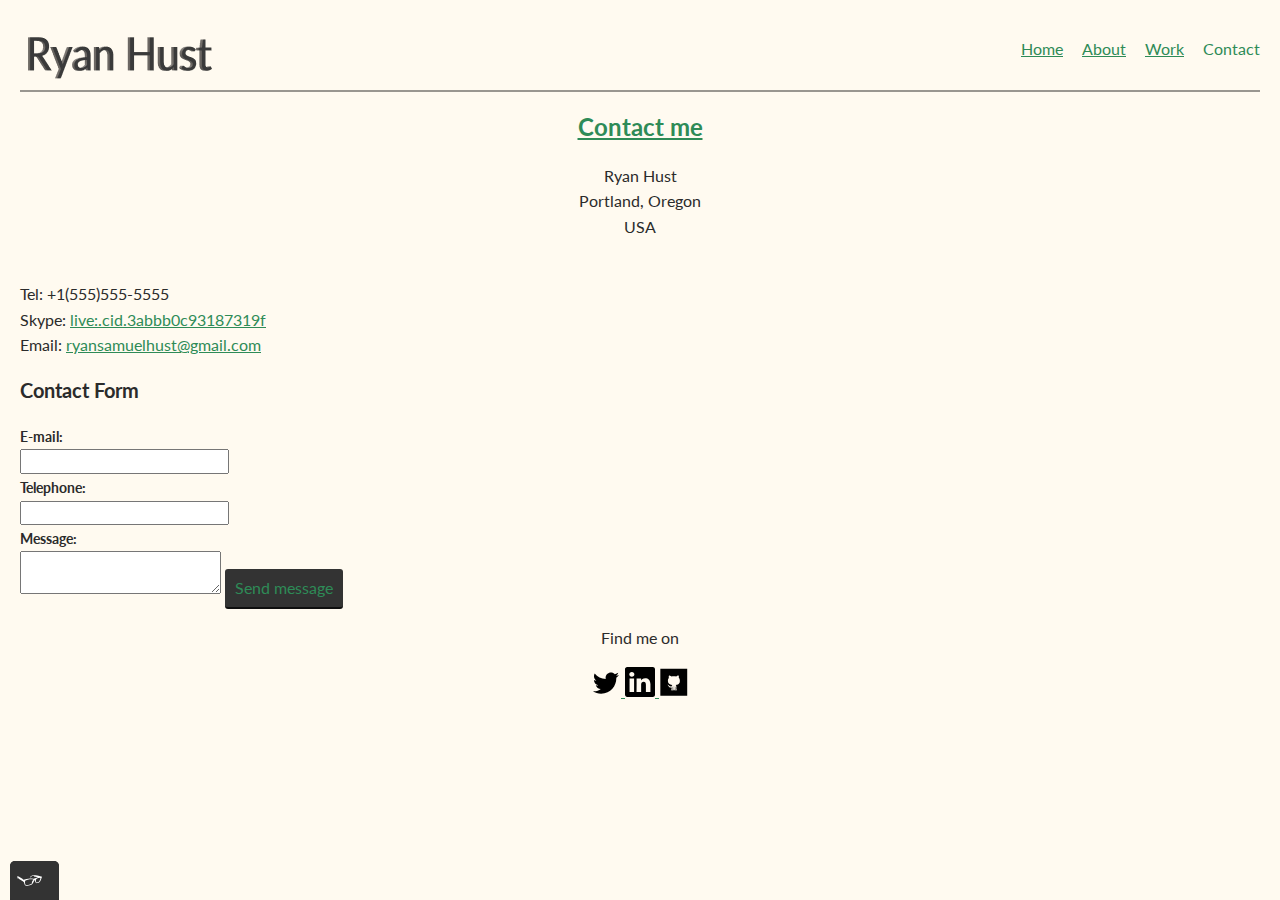
<file: contact.html>
<!DOCTYPE html>
<html lang="en">
<head>
  <meta charset="utf-8">
  <meta name="viewport" content="width=device-width, initial-scale1">
  <title> Contact Ryan Hust </title>
  <link rel="shortcut icon" href="img/favicon_io/favicon.ico">
  <link rel="stylesheet" type="text/css" href="css/normalize.css">
  <link href="https://fonts.googleapis.com/css2?family=Lato:400,700" rel="stylesheet">
  <link rel="stylesheet" type="text/css" href="css/styles.production.css">
</head>
<body>
  <header class="page-header"> <!-- this is a menu with a logo placeholder img -->
   <img src="img/headerlogo200x70.png" alt="logo with Ryan Husts full name" class="page-header__item">
    <nav class="main-navigation page-header__item">
     <ul role="menubar" class="navigation-list">
       <li role="presentation">
        <a href="index.html" role="menuitem" class="navigation-list__item">Home</a>
       </li>
       <li role="presentation">
        <a href="about.html" role="menuitem" class="navigation-list__item">About</a>
       </li>
       <li role="presentation">
         <a href="work.html" role="menuitem" class="navigation-list__item">Work</a>
       </li>
       <li role="presentation">
        <a href="contact.html" role="menuitem" class="navigation-list__item navigation-list__item--active">Contact</a>
      </li>
     </ul>
    </nav>
  </header>
  <div>
    <!-- basic contact information listed with links for email, telephone(fix) and skype-->
    <h1> <a href="mailto:ryansamuelhust@gmail.com">Contact me</a> </h1>
  </div>
  <div>
   <p>
    Ryan Hust <br>
    Portland, Oregon <br>
    USA <br>
    <br>
  </p>
  </div>
  <div>
    Tel: +1(555)555-5555 <br>
    Skype: <a href="#"> live:.cid.3abbb0c93187319f</a><br>
    Email: <a href="#"> ryansamuelhust@gmail.com</a><br>
 </div>
  <h2>Contact Form</h2>
  <div>
    <form action="#" method="post" id="contact-form">
      <label class="standard-label" for="contact-email">E-mail: </label><br>
      <input type="email" id="contact-email" required><br>
      <label class="standard-label" for="contact-tel">Telephone: </label><br>
      <input type="tel" pattern="\d{3}[\-]\d{3}[\-]\d{4}" id="contact-tel"><br>
      <label class="standard-label" for="user-input">Message: </label><br>
      <textarea maxlength="240" required id="user-input"></textarea>
      <input type="submit" class="button" value="Send message">
    </form>
  </div>
 <footer class="page-footer">
   <p> Find me on </p>
    <div class="social-media">
     <!--github logo -->
     <a href="https://www.twitter.com"> <img src="img/iconfinder_03-twitter_104501.svg" alt="Github">
     </a>
     <!-- linkedin logo -->
     <a href="https://www.linkedin.com"> <img src="img/iconfinder_linkedin-logo-1_1269935.svg" alt="Linkedin">
     </a>
     <!-- twitter logo -->
     <a href="https://www.github.com"> <img src="img/iconfinder_github_square_black_107109.svg" alt="Twitter">
     </a>
  </div>
 </footer>
  <script src="js/tota11y.min.js"></script>
</body>
</html>
</file>
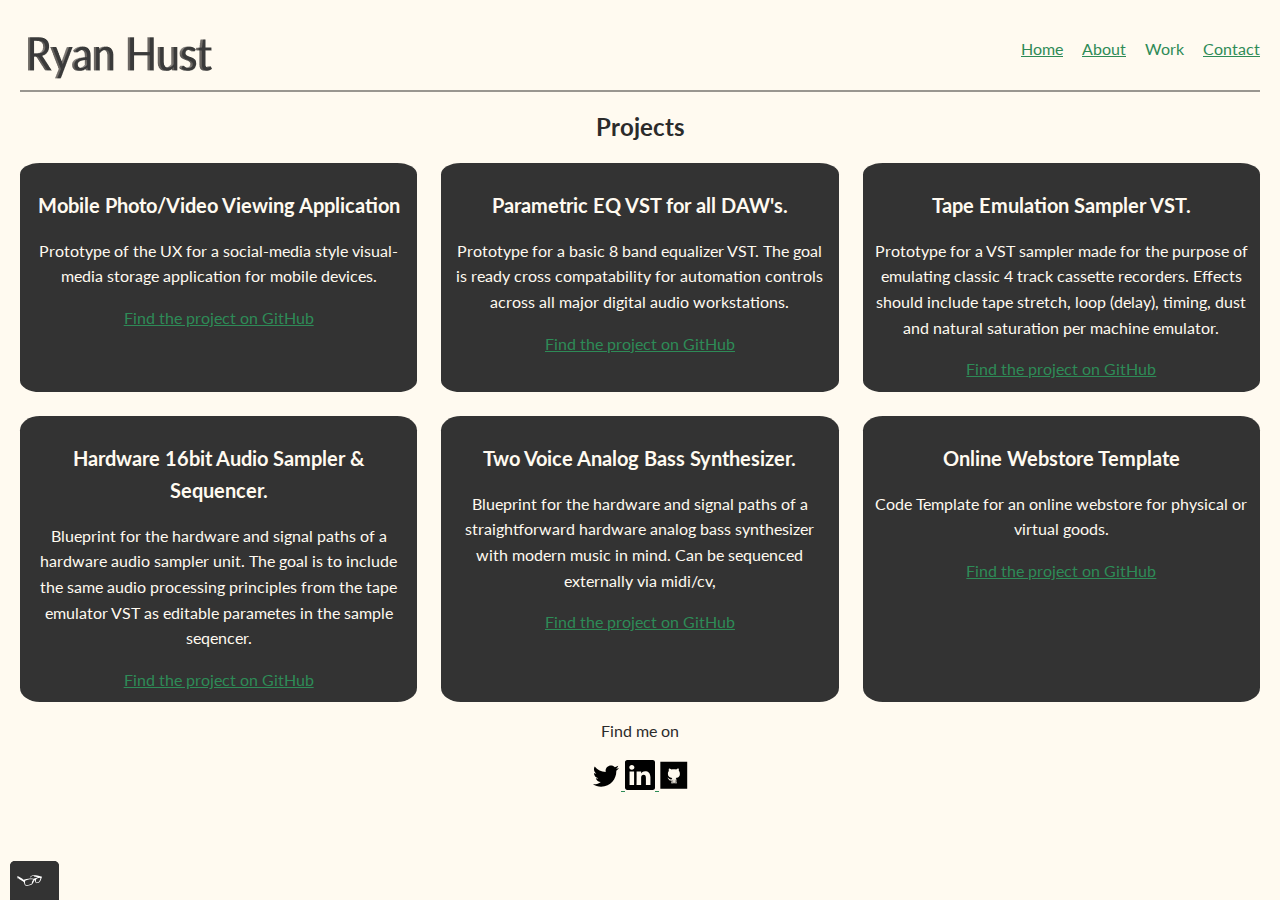
<file: work.html>
<!DOCTYPE html>
<html lang="en">
<head>
  <meta charset="utf-8">
  <meta name="viewport" content="width=device-width, initial-scale1">
  <title> Ryan Hust Project Portfolio Page </title>
  <link rel="shortcut icon" href="img/favicon_io/favicon.ico">
  <link rel="stylesheet" type="text/css" href="css/normalize.css">
  <link href="https://fonts.googleapis.com/css2?family=Lato:400,700" rel="stylesheet">
  <link rel="stylesheet" type="text/css" href="css/styles.production.css">
</head>
<body>
  <header class="page-header"> <!-- this is a menu with a logo placeholder img -->
   <img src="img/headerlogo200x70.png" alt="logo with Ryan Husts full name" class="page-header__item">
    <nav class="main-navigation page-header__item">
     <ul role="menubar" class="navigation-list">
       <li role="presentation">
        <a href="index.html" role="menuitem" class="navigation-list__item">Home</a>
       </li>
       <li role="presentation">
        <a href="about.html" role="menuitem" class="navigation-list__item">About</a>
       </li>
       <li role="presentation">
         <a href="work.html" role="menuitem" class="navigation-list__item navigation-list__item--active">Work</a>
       </li>
       <li role="presentation">
        <a href="contact.html" role="menuitem" class="navigation-list__item">Contact</a>
      </li>
     </ul>
    </nav>
  </header>
  <section>
    <h1>Projects</h1>
     <div class="grid">
       <div class="grid__item">
         <h2>Mobile Photo/Video Viewing Application</h2> <!-- one -->
         <p>
           Prototype of the UX for a social-media style visual-media storage application for mobile devices.
         </p>
         <a href="#">Find the project on GitHub</a>
       </div>
       <div class="grid__item">
         <h2>Parametric EQ VST for all DAW's.</h2> <!-- two -->
         <p>
           Prototype for a basic 8 band equalizer VST. The goal is ready cross compatability for automation controls across all major digital audio workstations.
         </p>
         <a href="#">Find the project on GitHub</a>
       </div>
       <div class="grid__item">
         <h2>Tape Emulation Sampler VST.</h2> <!-- three -->
         <p>
           Prototype for a VST sampler made for the purpose of emulating classic 4 track cassette recorders. Effects should include tape stretch, loop (delay), timing, dust and natural saturation per machine emulator.
         </p>
         <a href="#">Find the project on GitHub</a>
       </div>
       <div class="grid__item">
         <h2>Hardware 16bit Audio Sampler & Sequencer.</h2> <!-- four -->
         <p>
           Blueprint for the hardware and signal paths of a hardware audio sampler unit. The goal is to include the same audio processing principles from the tape emulator VST as editable parametes in the sample seqencer.
         </p>
         <a href="#">Find the project on GitHub</a>
       </div>
       <div class="grid__item">
         <h2>Two Voice Analog Bass Synthesizer.</h2> <!-- five -->
         <p>
           Blueprint for the hardware and signal paths of a straightforward hardware analog bass synthesizer with modern music in mind. Can be sequenced externally via midi/cv,
         </p>
         <a href="#">Find the project on GitHub</a>
       </div>
       <div class="grid__item">
         <h2>Online Webstore Template</h2> <!-- six -->
         <p>
           Code Template for an online webstore for physical or virtual goods.
         </p>
         <a href="#">Find the project on GitHub</a>
       </div>
     </div>
  </section>
<footer class="page-footer">
   <p> Find me on </p>
    <div class="social-media">
     <!--github logo -->
     <a href="https://www.twitter.com"> <img src="img/iconfinder_03-twitter_104501.svg" alt="Github">
     </a>
     <!-- linkedin logo -->
     <a href="https://www.linkedin.com"> <img src="img/iconfinder_linkedin-logo-1_1269935.svg" alt="Linkedin">
     </a>
     <!-- twitter logo -->
     <a href="https://www.github.com"> <img src="img/iconfinder_github_square_black_107109.svg" alt="Twitter">
     </a>
   </div>
 </footer>
  <script src="js/tota11y.min.js"></script>
 </body>
</html>
</file>
<file: css/styles.production.css>
/*
* Prefixed by https://autoprefixer.github.io
* PostCSS: v7.0.29,
* Autoprefixer: v9.7.6
* Browsers: last 4 version
*/

/* COLORS USED
Primary-color: #fffaf0; (FloralWhite)
Secondary-color: #333333; (Gray20)
Primary-text-color: #2b2b2b; (DarkerGray)
Secondary-text-color: #2e8b57; (SeaGreen)
Tertiary-text-color: #3cb371; (MediumSeaGreen)
*/

* {
  -webkit-box-sizing: border-box;
          box-sizing: border-box;
}

body {
  background-color: #fffaf0;
  font-family: 'lato', sans-serif;
  font-weight: 400;
  font-size: 16px;
  line-height: 1.6;
  padding: 20px;
  color: #2b2b2b;
}

h1 {
  font-size: 24px;
  font-weight: 700;
  text-align: center;
}

h2 {
  font-size: 20px;
  font-weight: 700;
}

h3 {
  font-size: 18px;
  font-weight: 700;
}

a {
  color: #2e8b57;
  text-decoration: underline;
}

a:visited {
  color: #2e8b57;
}

a:hover {
  text-decoration: none;
  color: #3cb371;
}

a:focus {
  text-decoration: none;
  color: #3cb371;
}

input:hover {
  text-decoration: none;
  color: #3cb371;
}

input:focus {
  text-decoration: none;
  color: #3cb371;
}

a:active {
  color: #2e8b57;
}

p {
  font-size: 16px;
  font-weight: 400;
  text-align: center;
}

label {
  font-size: 14px;
  font-weight: 700;
}

input[type="submit"] {
  color: #2e8b57;
}

.page-header {
  display: -webkit-box;
  display: -ms-flexbox;
  display: flex;
  margin: auto;
  width: 100%;
  border-bottom: 2px solid rgba(0, 0, 0, 0.4)
}

.page-header__item {
  -webkit-box-flex: 0;
      -ms-flex: 0 1 200px;
          flex: 0 1 200px;
  margin: auto;
  height: 70px;
}

.page-header__item:last-child {
  -webkit-box-flex: 1;
      -ms-flex-positive: 1;
          flex-grow: 1;
  text-align: right;
}

.navigation-list {
  list-style-type: none;
}

.navigation-list li {
  display: inline-block;
  margin-left: 15px;
}

.navigation-list__item--active {
  text-decoration: none;
}

.profile__portrait {
  float: left;
  width: 250px;
  height: auto;
  margin-right: 40px;
  padding: 10px;
  border-radius: 50%;
}

.profile__text {
  text-align: center;
}

.profile {
  max-width: 700px;
  margin: 0 auto;
  padding-top: 70px;
}

/* about page */
.bio-list {
  list-style-type: none;
  padding: 0;
  margin: 0;
}

.bio-list li {
  text-align: center;
}

.cvbutton {
  text-align: center;
  padding-top: 24px;
}
/* about pageend */
.page-footer {
  clear: both;
  display: -webkit-box;
  display: -ms-flexbox;
  display: flex;
  -webkit-box-orient: vertical;
  -webkit-box-direction: normal;
      -ms-flex-direction: column;
          flex-direction: column;
  text-align: center;
}

.button {
  border: hidden;
  display: inline-block;
  font-family: inherit;
  background-color: #333333;
  text-decoration: none;
  padding: 10px;
  border-radius: 3px;
  border-bottom: 2px solid rgba(0, 0, 0, 0.7);
  -webkit-transition: 0.2s opacity;
  -o-transition: 0.2s opacity;
  transition: 0.2s opacity;
}

button {
  border: hidden;
  display: inline-block;
  font-family: inherit;
  background-color: #333333;
  text-decoration: none;
  padding: 10px;
  border-radius: 3px;
  border-bottom: 2px solid rgba(0, 0, 0, 0.7);
  -webkit-transition: 0.2s opacity;
  -o-transition: 0.2s opacity;
  transition: 0.2s opacity;
}

button:hover,
button:focus,
.button:hover,
.button:focus, input:hover, input:focus{
  cursor: pointer;
  opacity: 0.8;
}


/* animations and svg container */

svg {
  display: block;
  margin: auto;
}

@-webkit-keyframes color-change {
  0% {
    fill: #edc655;
  }
  50% {
    fill: #fcffad;
  }
  100% {
    fill: #f76414;
  }
}

@keyframes color-change {
  0% {
    fill: #edc655;
  }
  50% {
    fill: #fcffad;
  }
  100% {
    fill: #f76414;
  }
}

.sun {
  -webkit-animation: 6s color-change infinite alternate linear;
          animation: 6s color-change infinite alternate linear;
}

@-webkit-keyframes cloud-move {
  from {
    -webkit-transform: translate(0, 50px);
            transform: translate(0, 50px);
  }
  to {
    -webkit-transform: translate(200px,50px);
            transform: translate(200px,50px)
  }
}

@keyframes cloud-move {
  from {
    -webkit-transform: translate(0, 50px);
            transform: translate(0, 50px);
  }
  to {
    -webkit-transform: translate(200px,50px);
            transform: translate(200px,50px)
  }
}

.cloud-front {
  -webkit-animation: 40s cloud-move infinite alternate linear;
          animation: 40s cloud-move infinite alternate linear;
}

@-webkit-keyframes cloud-move-reverse {
  from {
    -webkit-transform: translate(446px, 48px);
            transform: translate(446px, 48px);
  }
  to {
    -webkit-transform: translate(100px, 48px);
            transform: translate(100px, 48px);
  }
}

@keyframes cloud-move-reverse {
  from {
    -webkit-transform: translate(446px, 48px);
            transform: translate(446px, 48px);
  }
  to {
    -webkit-transform: translate(100px, 48px);
            transform: translate(100px, 48px);
  }
}

.cloud-back {
  -webkit-animation: 55s cloud-move-reverse infinite alternate linear;
          animation: 55s cloud-move-reverse infinite alternate linear;
}

/*start grid fallback */

.grid__item {
  display: inline-block;
  width: 33%
}

/* start grid fallback */

/* styling CSS grid */

.grid {
  display: -ms-grid;
  display: grid;
  -ms-grid-columns: 1fr 24px 1fr 24px 1fr;
  grid-template-columns: 1fr 1fr 1fr;
  grid-gap: 24px;
}

.grid__item {
  background-color: #333333;
  color: #fffaf0;
  text-align: center;
  padding: 10px;
  width: auto;
  border-radius: 5%;
}

@media all and (max-width: 500px) {
  .grid {
    -ms-grid-columns: 1fr;
    grid-template-columns: 1fr;
  }
}
@media all and (min-width: 500px) and (max-width: 750px){
  .grid {
    -ms-grid-columns: 1fr 24px 1fr;
    grid-template-columns: 1fr 1fr;
  }
}
@media all and (max-width: 750px) {
  .grid {
    grid-gap: 10px;
  }
  .grid__item:last-child {
    grid-column: auto / auto;
    grid-row: auto / auto;
  }
  h1 {
    font-size: 22px;
  }
}
</file>
